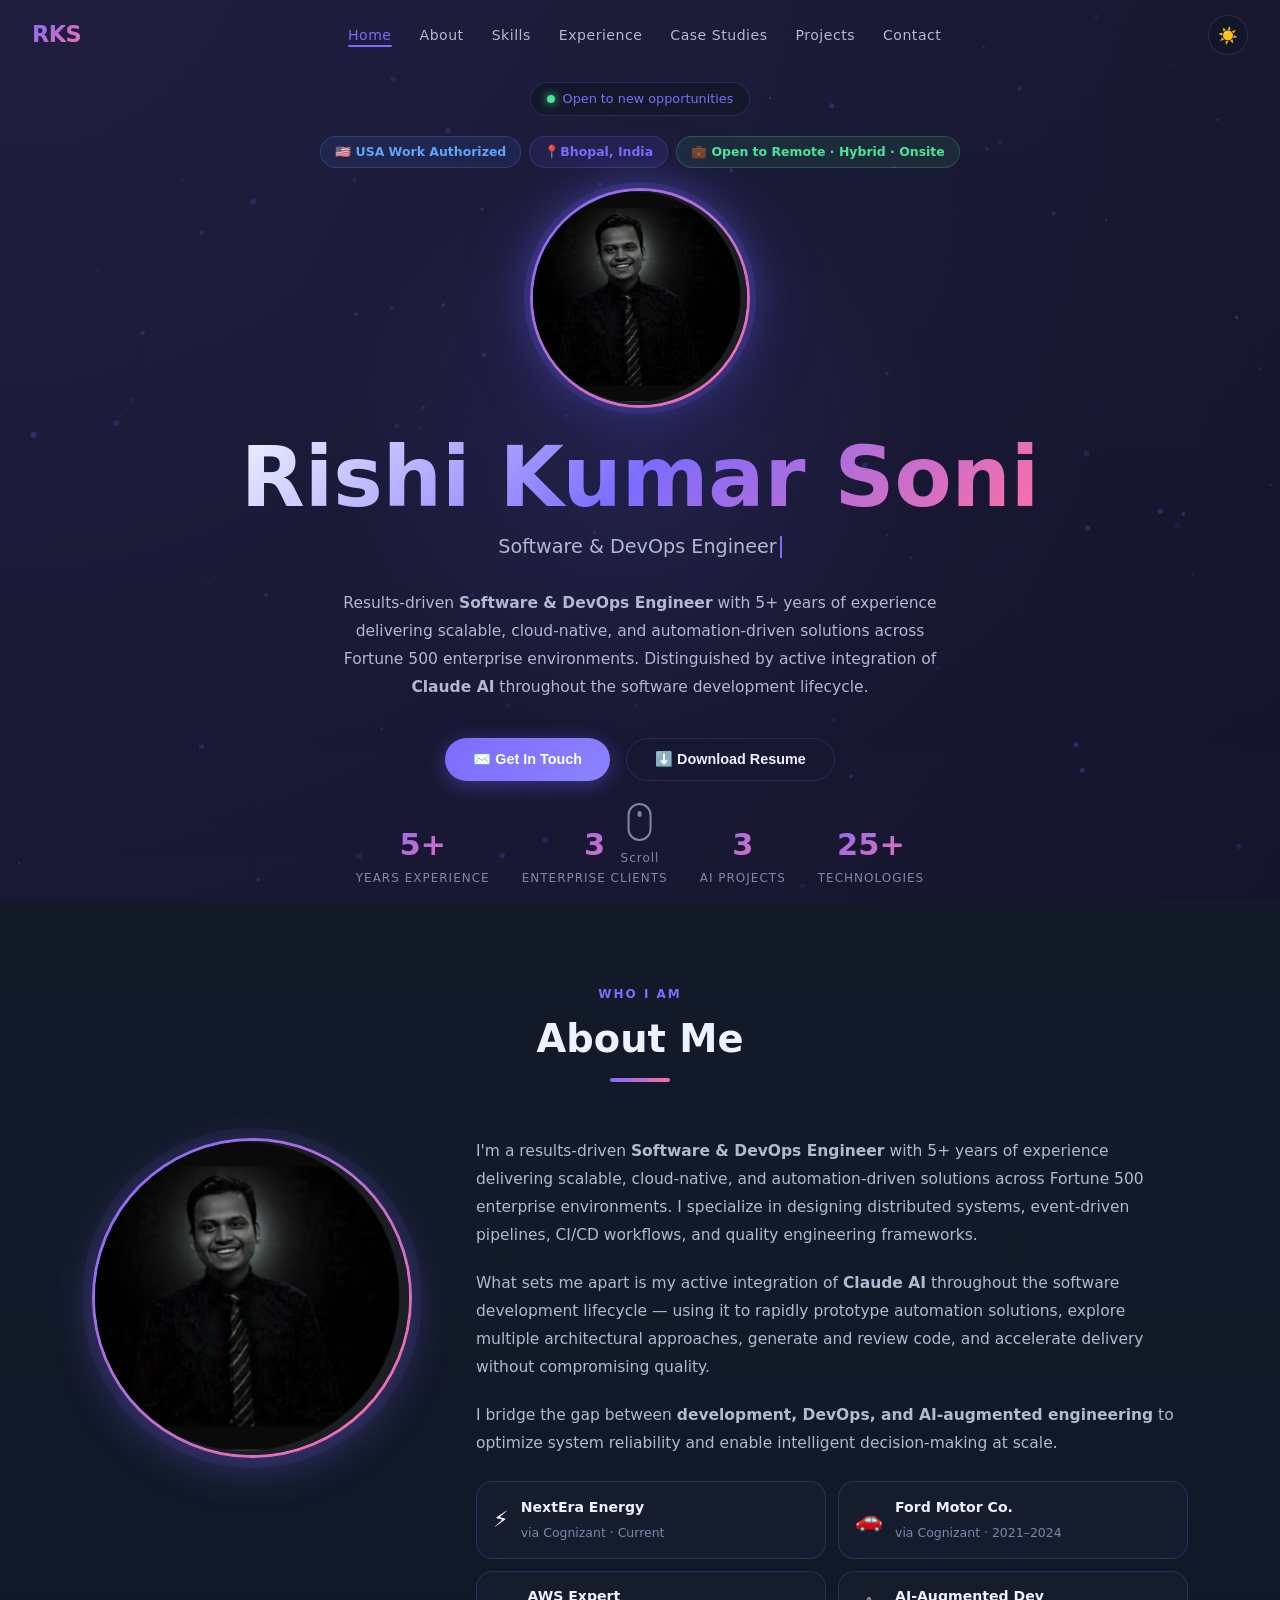
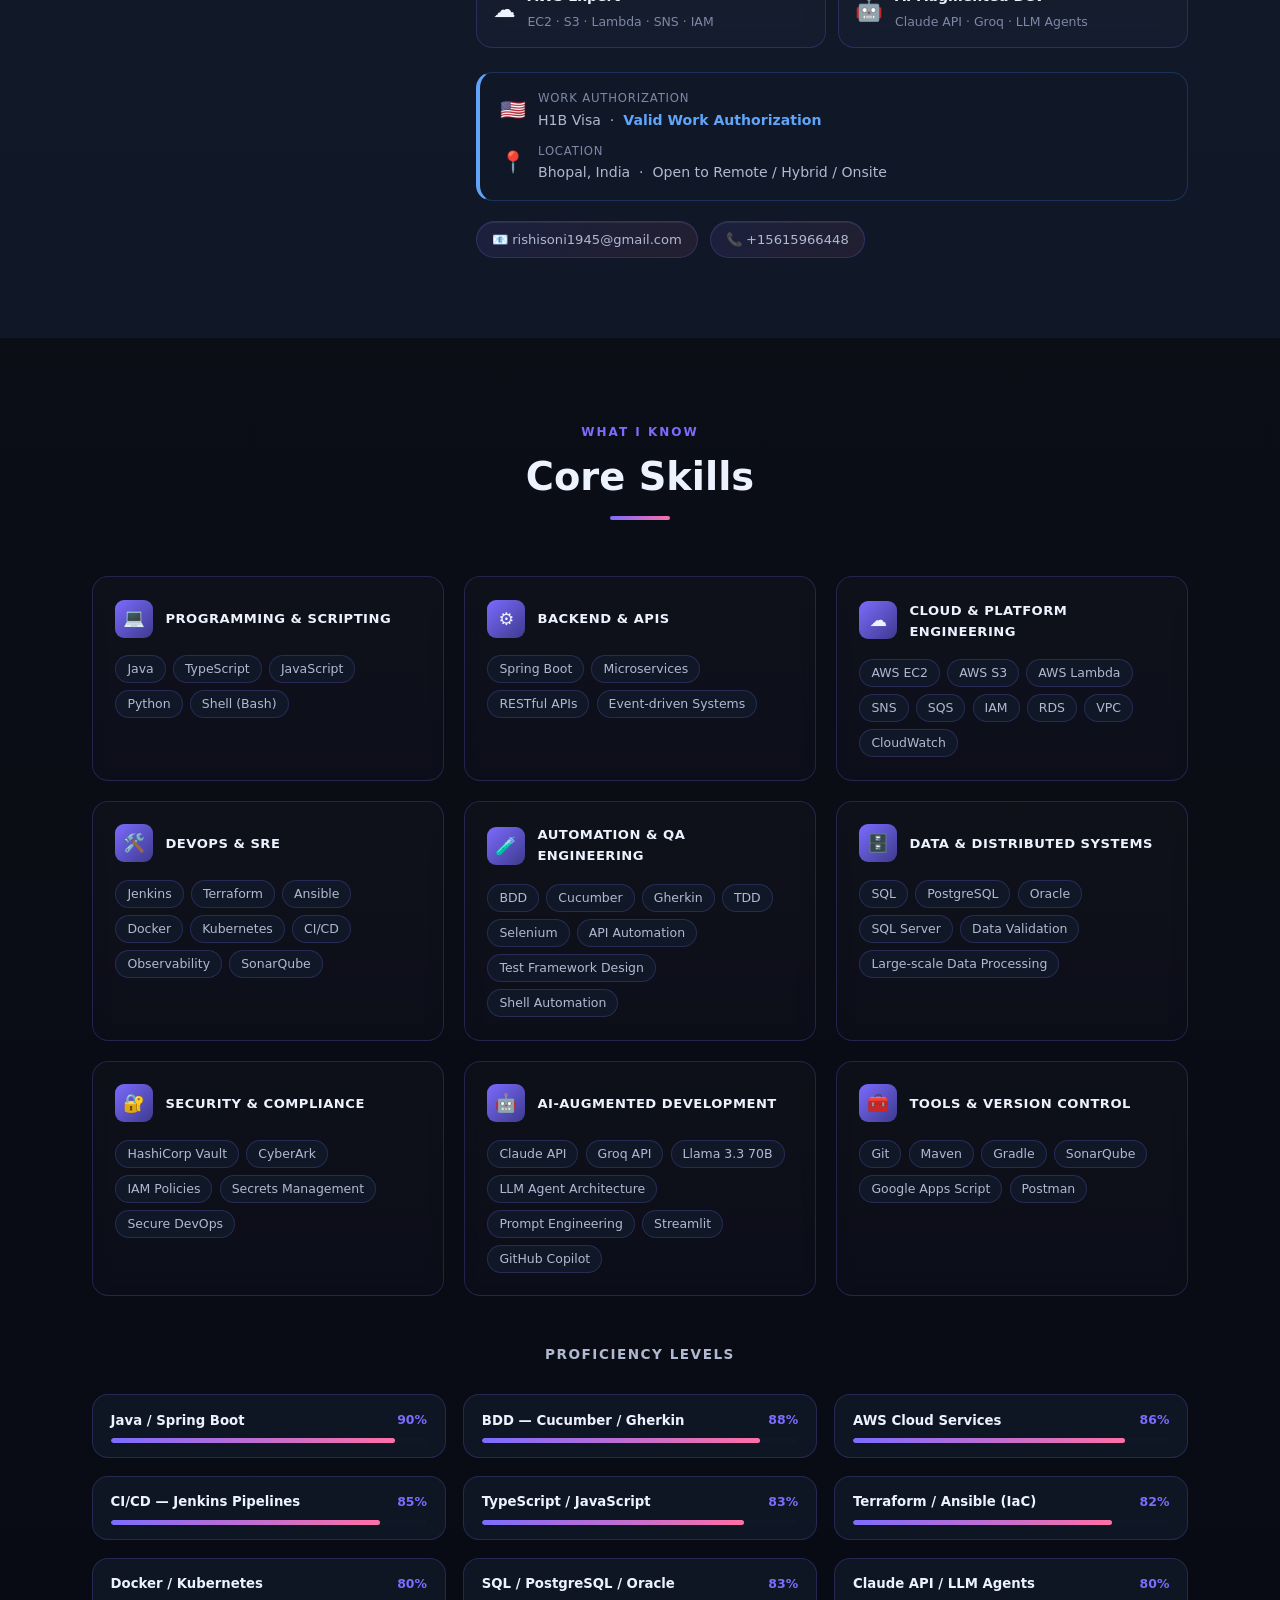
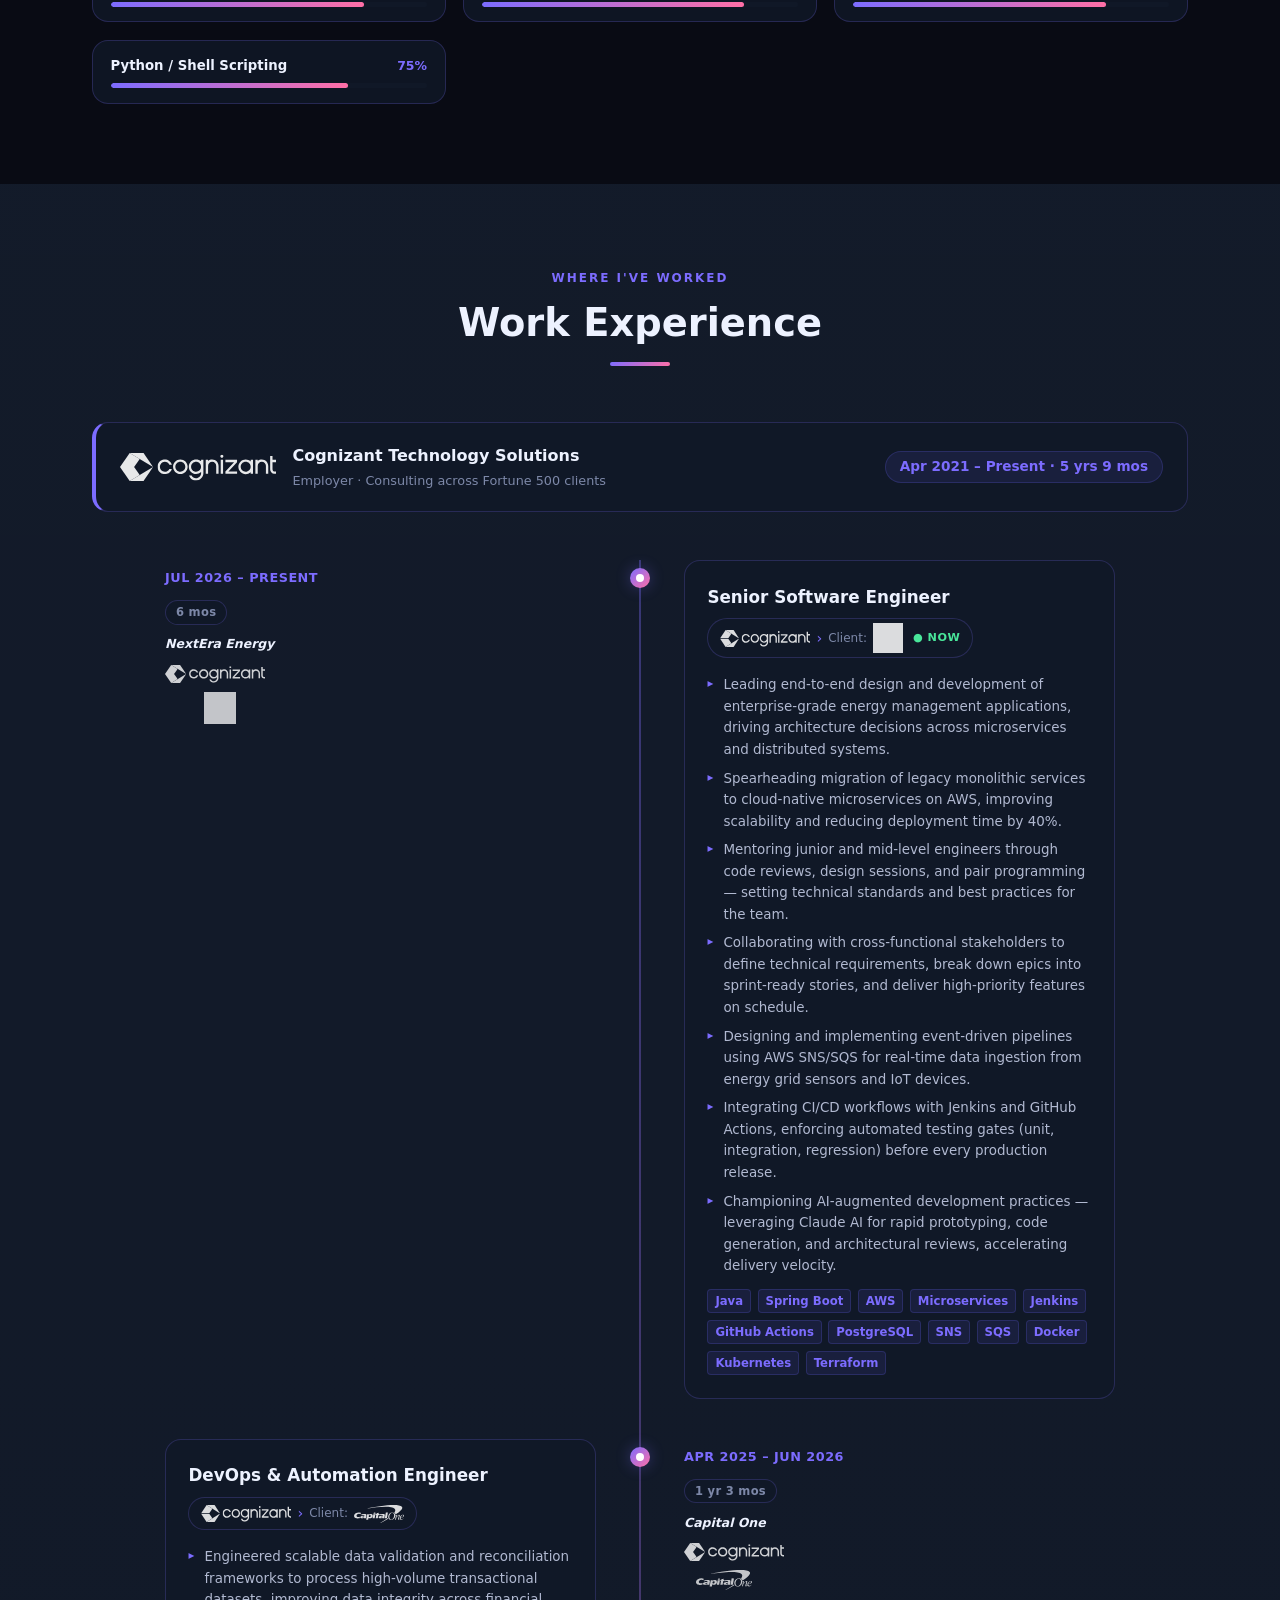
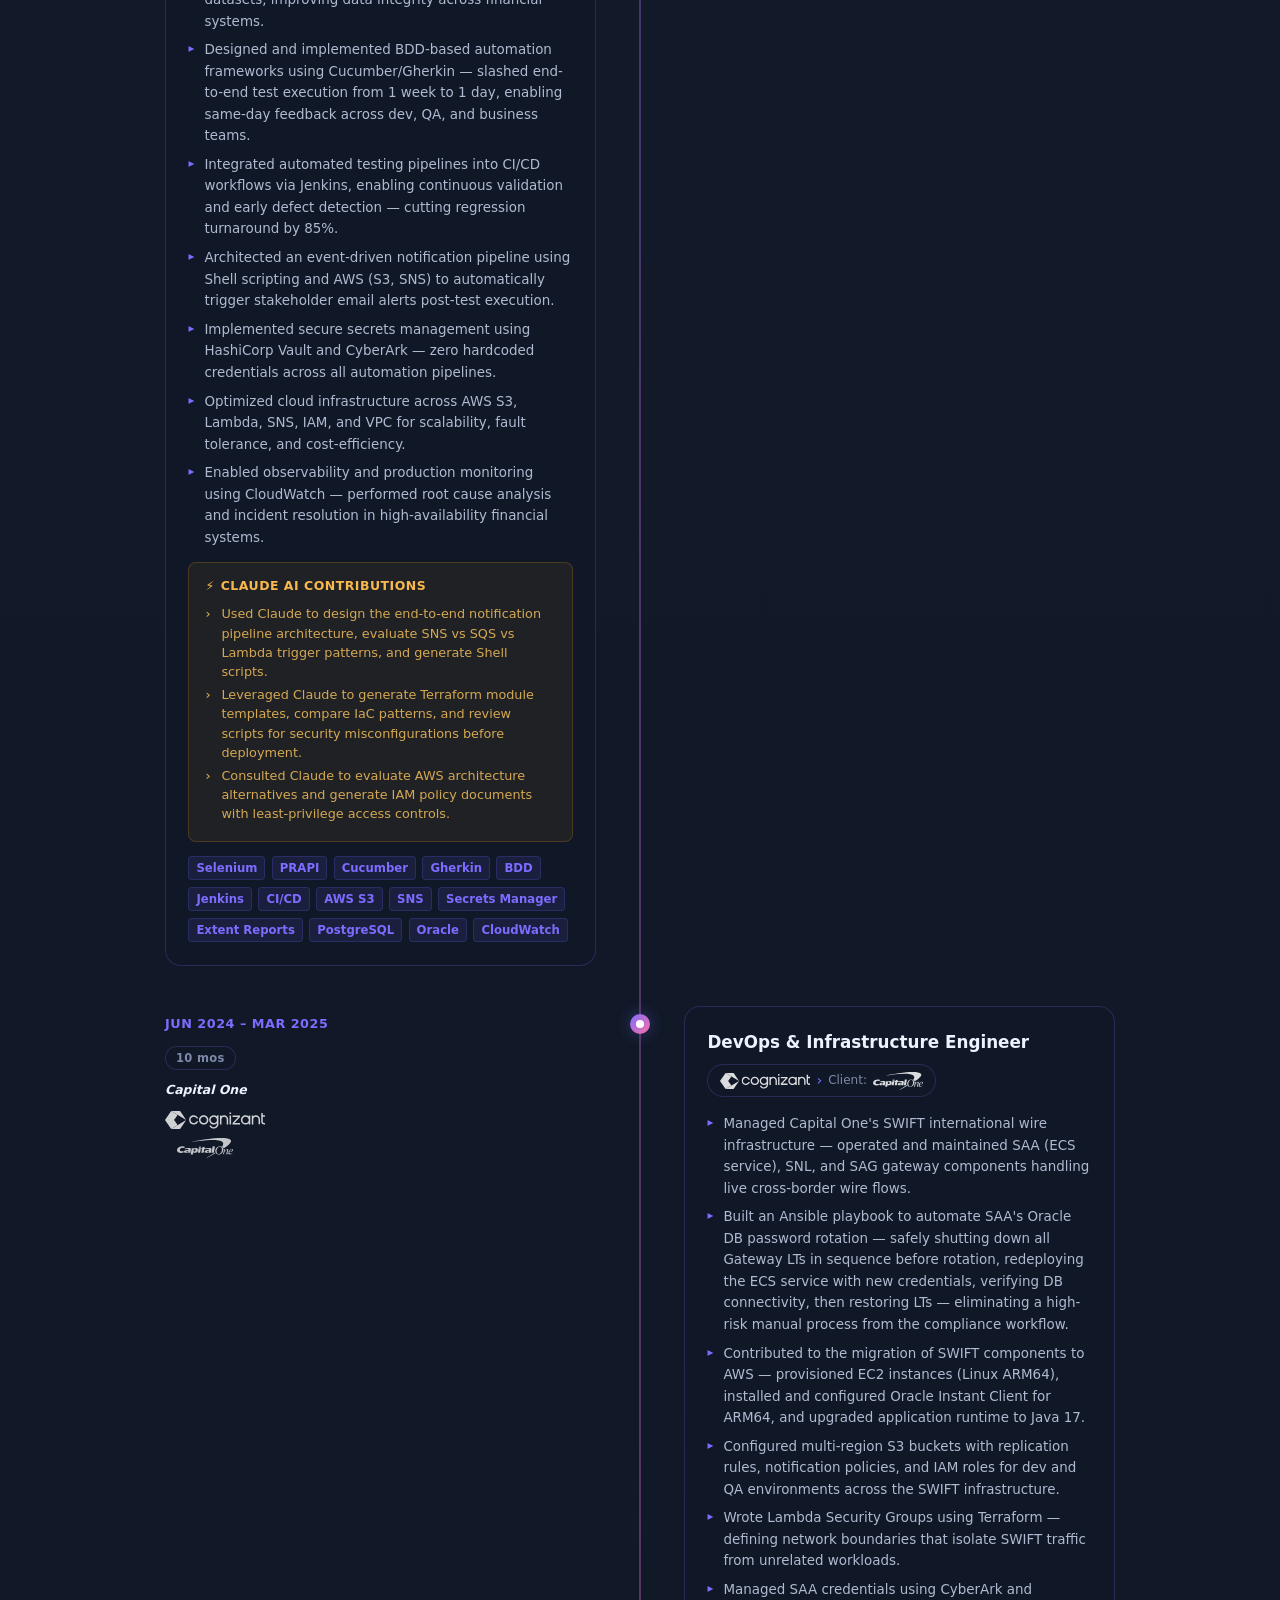
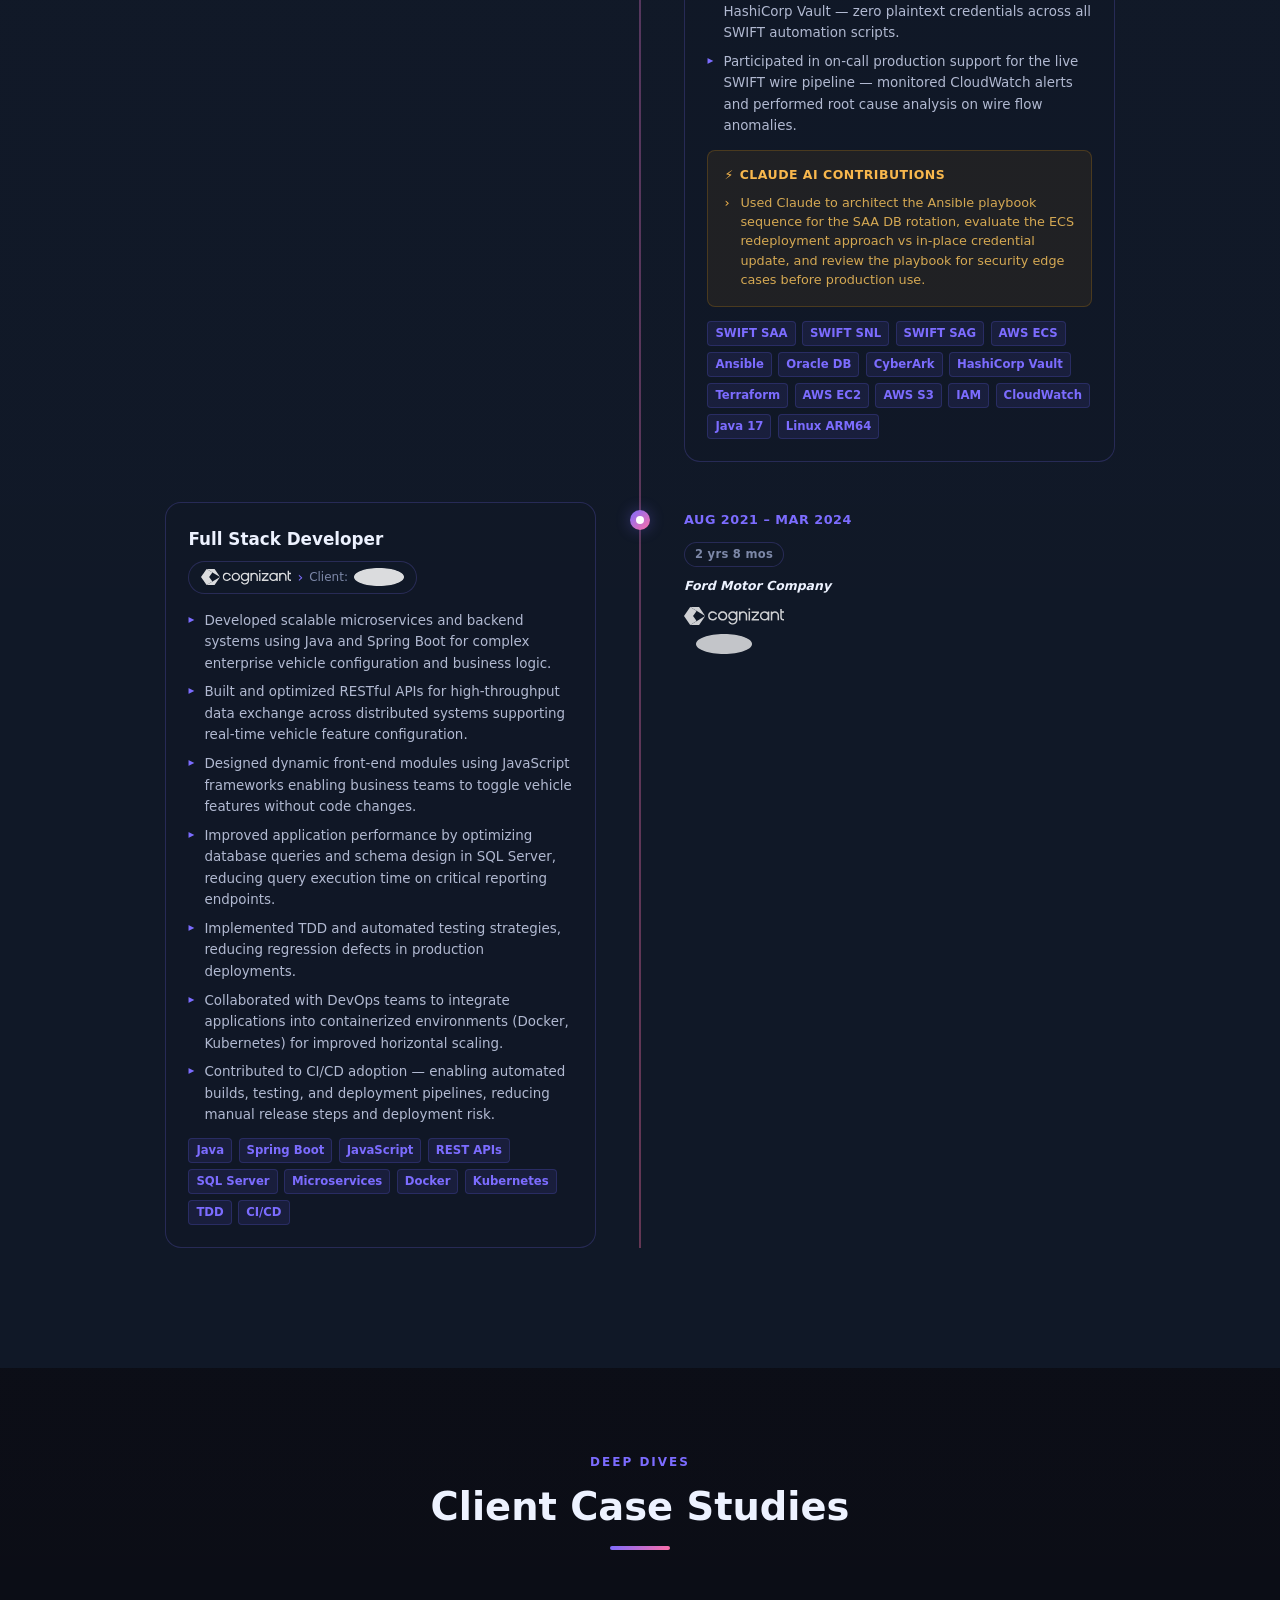
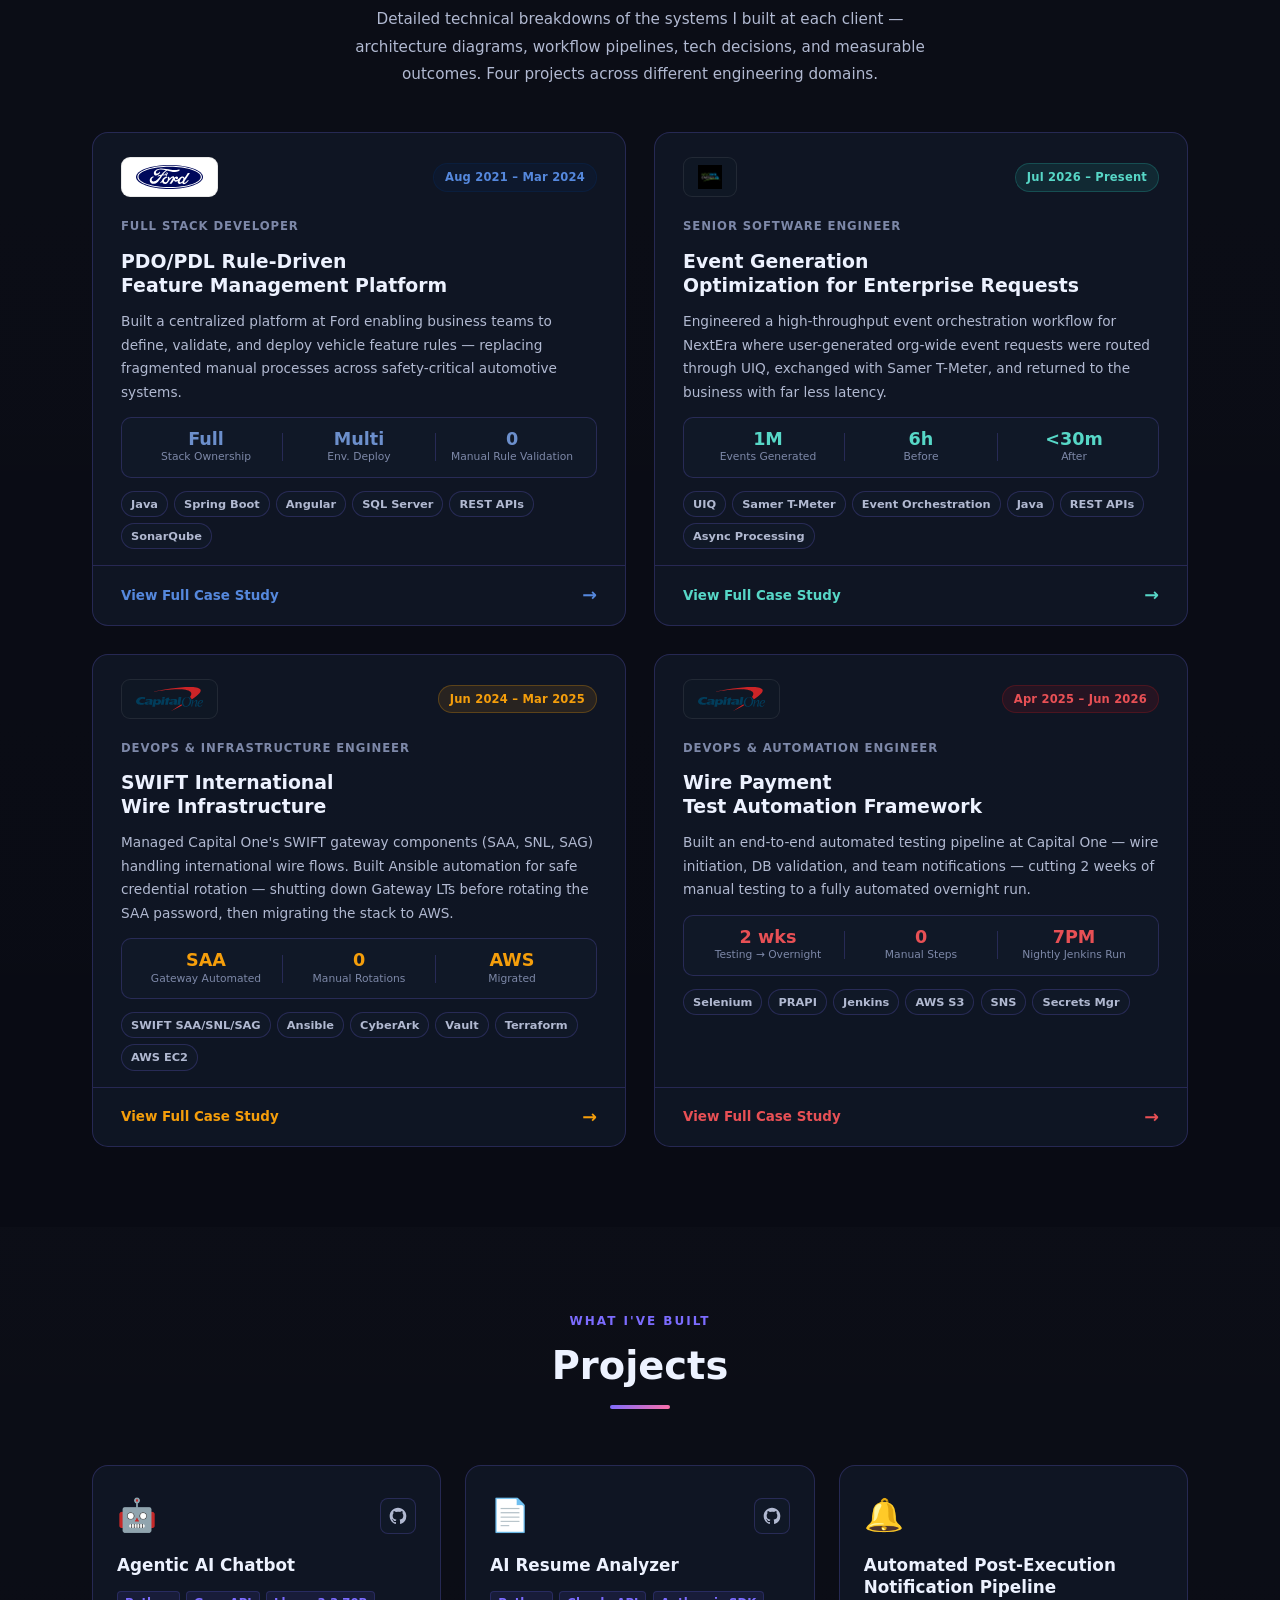
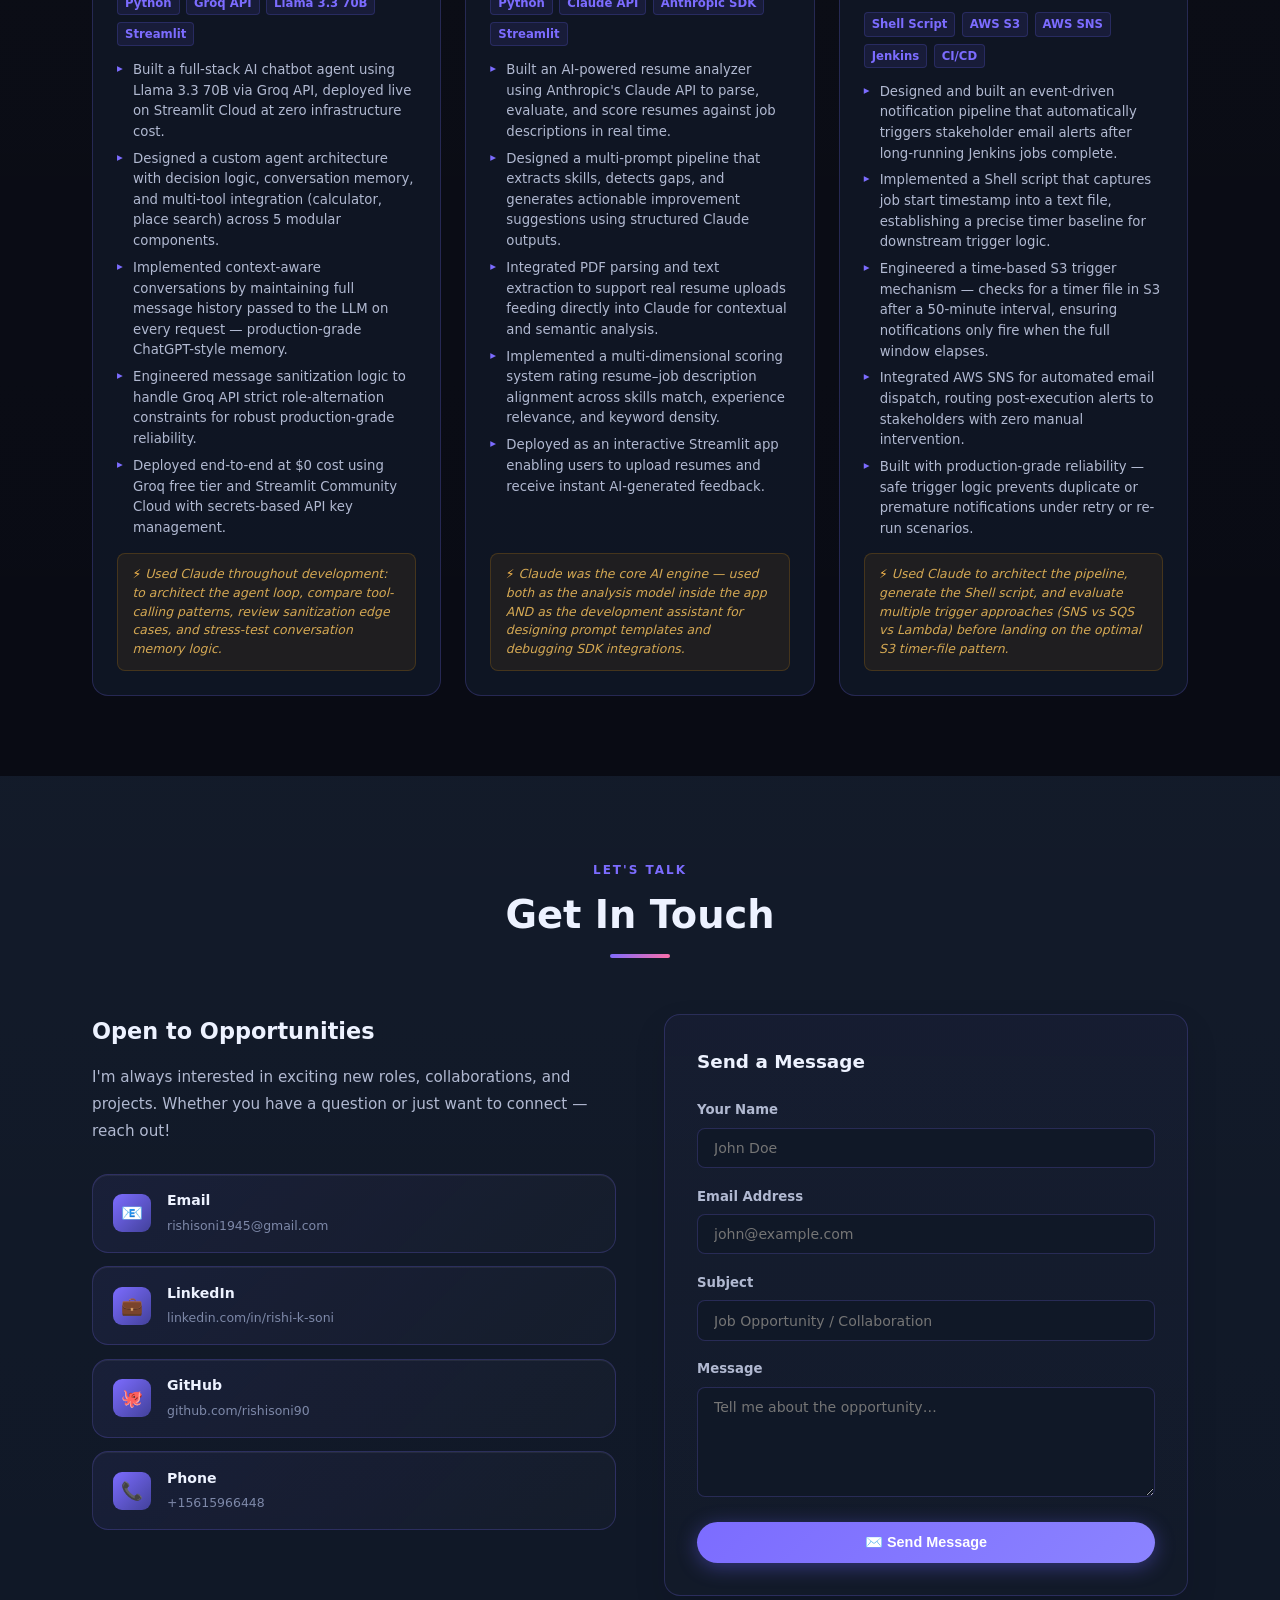
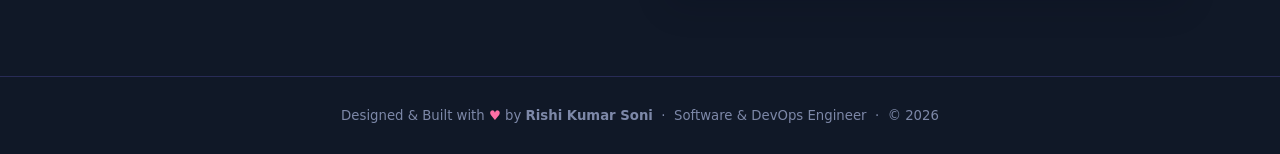
<file: index.html>
<!DOCTYPE html>
<html lang="en" data-theme="dark">
<head>
  <meta charset="UTF-8" />
  <meta name="viewport" content="width=device-width, initial-scale=1.0" />
  <meta name="description" content="Rishi Kumar Soni — Software & DevOps Engineer with 4+ years of experience in cloud, automation, and AI-augmented development." />
  <title>Rishi Kumar Soni | Software & DevOps Engineer</title>
  <link rel="stylesheet" href="styles.css" />
  <link rel="icon" href="data:image/svg+xml,<svg xmlns='http://www.w3.org/2000/svg' viewBox='0 0 100 100'><text y='.9em' font-size='90'>🚀</text></svg>" />
</head>
<body>

  <!-- ── PARTICLES ── -->
  <canvas id="particles-canvas"></canvas>

  <!-- ── NAVBAR ── -->
  <nav id="navbar">
    <div class="nav-logo" onclick="window.scrollTo({top:0,behavior:'smooth'})">RKS</div>

    <ul class="nav-links" id="nav-links">
      <li><a href="#hero">Home</a></li>
      <li><a href="#about">About</a></li>
      <li><a href="#skills">Skills</a></li>
      <li><a href="#experience">Experience</a></li>
      <li><a href="#case-studies">Case Studies</a></li>
      <li><a href="#projects">Projects</a></li>
      <li><a href="#contact">Contact</a></li>
    </ul>

    <div class="nav-actions">
      <button class="theme-toggle" id="theme-toggle" aria-label="Toggle theme">☀️</button>
      <button class="hamburger" id="hamburger" aria-label="Menu">
        <span></span><span></span><span></span>
      </button>
    </div>
  </nav>

  <!-- ── HERO ── -->
  <section id="hero">
    <div class="hero-bg-glow"></div>
    <div class="hero-content">
      <div class="hero-badge">
        <span class="dot"></span>
        Open to new opportunities
      </div>

      <div class="hero-meta-pills">
        <span class="meta-pill meta-pill--visa">🇺🇸 USA Work Authorized</span>
        <span class="meta-pill meta-pill--location">📍Bhopal, India </span>
        <span class="meta-pill meta-pill--work">💼 Open to Remote · Hybrid · Onsite</span>
      </div>

      <!-- Profile Photo -->
      <div class="hero-photo-wrap">
        <img src="profile.png" alt="Rishi Kumar Soni" class="hero-photo" />
      </div>

      <h1 class="hero-name">Rishi Kumar Soni</h1>

      <p class="hero-title">
        <span id="typed-text"></span><span class="typed-cursor"></span>
      </p>

      <p class="hero-desc">
        Results-driven <strong>Software &amp; DevOps Engineer</strong> with <span class="exp-years"></span>+ years of experience delivering
        scalable, cloud-native, and automation-driven solutions across Fortune 500 enterprise environments.
        Distinguished by active integration of <strong>Claude AI</strong> throughout the software development lifecycle.
      </p>

      <div class="hero-cta">
        <button class="btn btn-primary" onclick="document.getElementById('contact').scrollIntoView({behavior:'smooth'})">
          ✉️ Get In Touch
        </button>
        <button class="btn btn-outline" onclick="downloadResume()">
          ⬇️ Download Resume
        </button>
      </div>

      <div class="hero-stats">
        <div class="stat-item">
          <div class="stat-number" id="stat-years" data-suffix="+">0+</div>
          <div class="stat-label">Years Experience</div>
        </div>
        <div class="stat-item">
          <div class="stat-number" data-target="3" data-suffix="">0</div>
          <div class="stat-label">Enterprise Clients</div>
        </div>
        <div class="stat-item">
          <div class="stat-number" data-target="3" data-suffix="">0</div>
          <div class="stat-label">AI Projects</div>
        </div>
        <div class="stat-item">
          <div class="stat-number" data-target="25" data-suffix="+">0+</div>
          <div class="stat-label">Technologies</div>
        </div>
      </div>
    </div>

    <div class="scroll-indicator">
      <div class="mouse"></div>
      <span>Scroll</span>
    </div>
  </section>

  <!-- ── ABOUT ── -->
  <section id="about">
    <div class="container">
      <div class="section-header reveal">
        <span class="section-tag">Who I Am</span>
        <h2 class="section-title">About Me</h2>
        <div class="section-line"></div>
      </div>

      <div class="about-grid">
        <div class="about-avatar reveal-left">
          <div class="about-photo-wrap">
            <img src="profile.png" alt="Rishi Kumar Soni" class="about-photo" />
          </div>
        </div>

        <div class="about-text reveal-right">
          <p>
            I'm a results-driven <strong>Software &amp; DevOps Engineer</strong> with <span class="exp-years"></span>+ years of experience
            delivering scalable, cloud-native, and automation-driven solutions across Fortune 500 enterprise
            environments. I specialize in designing distributed systems, event-driven pipelines, CI/CD workflows,
            and quality engineering frameworks.
          </p>
          <p>
            What sets me apart is my active integration of <strong>Claude AI</strong> throughout the software
            development lifecycle — using it to rapidly prototype automation solutions, explore multiple
            architectural approaches, generate and review code, and accelerate delivery without compromising quality.
          </p>
          <p>
            I bridge the gap between <strong>development, DevOps, and AI-augmented engineering</strong> to
            optimize system reliability and enable intelligent decision-making at scale.
          </p>

          <div class="about-highlights">
            <div class="highlight-card">
              <span class="highlight-icon">⚡</span>
              <div class="highlight-text">
                <strong>NextEra Energy</strong>
                <span>via Cognizant · Current</span>
              </div>
            </div>
            <div class="highlight-card">
              <span class="highlight-icon">🚗</span>
              <div class="highlight-text">
                <strong>Ford Motor Co.</strong>
                <span>via Cognizant · 2021–2024</span>
              </div>
            </div>
            <div class="highlight-card">
              <span class="highlight-icon">☁️</span>
              <div class="highlight-text">
                <strong>AWS Expert</strong>
                <span>EC2 · S3 · Lambda · SNS · IAM</span>
              </div>
            </div>
            <div class="highlight-card">
              <span class="highlight-icon">🤖</span>
              <div class="highlight-text">
                <strong>AI-Augmented Dev</strong>
                <span>Claude API · Groq · LLM Agents</span>
              </div>
            </div>
          </div>

          <div class="about-visa-bar">
            <div class="visa-item">
              <span class="visa-icon">🇺🇸</span>
              <div>
                <div class="visa-label">Work Authorization</div>
                <div class="visa-value">H1B Visa &nbsp;·&nbsp; <strong>Valid Work Authorization</strong></div>
              </div>
            </div>
            <div class="visa-item">
              <span class="visa-icon">📍</span>
              <div>
                <div class="visa-label">Location</div>
                <div class="visa-value">Bhopal, India &nbsp;·&nbsp; Open to Remote / Hybrid / Onsite</div>
              </div>
            </div>
          </div>

          <div class="contact-quick">
            <a href="mailto:rishisoni1945@gmail.com" class="contact-pill">📧 rishisoni1945@gmail.com</a>
            <a href="tel:+15615966448" class="contact-pill">📞 +15615966448</a>
          </div>
        </div>
      </div>
    </div>
  </section>

  <!-- ── SKILLS ── -->
  <section id="skills">
    <div class="container">
      <div class="section-header reveal">
        <span class="section-tag">What I Know</span>
        <h2 class="section-title">Core Skills</h2>
        <div class="section-line"></div>
      </div>

      <div class="skills-grid" id="skills-grid"></div>

      <div class="proficiency-section">
        <p class="proficiency-title reveal">Proficiency Levels</p>
        <div class="proficiency-grid" id="proficiency-grid"></div>
      </div>
    </div>
  </section>

  <!-- ── EXPERIENCE ── -->
  <section id="experience">
    <div class="container">
      <div class="section-header reveal">
        <span class="section-tag">Where I've Worked</span>
        <h2 class="section-title">Work Experience</h2>
        <div class="section-line"></div>
      </div>

      <div class="cognizant-banner reveal">
        <div class="cognizant-logo-area">
          <img src="logo-cognizant.svg" alt="Cognizant" class="cognizant-logo-img" />
          <div>
            <div class="cognizant-name">Cognizant Technology Solutions</div>
            <div class="cognizant-sub">Employer · Consulting across Fortune 500 clients</div>
          </div>
        </div>
        <div class="cognizant-tenure" id="cognizant-tenure">Apr 2021 – Present</div>
      </div>

      <div class="timeline" id="timeline"></div>
    </div>
  </section>

  <!-- ── CASE STUDIES ── -->
  <section id="case-studies">
    <div class="container">
      <div class="section-header reveal">
        <span class="section-tag">Deep Dives</span>
        <h2 class="section-title">Client Case Studies</h2>
        <div class="section-line"></div>
      </div>
      <p class="case-studies-intro reveal">
        Detailed technical breakdowns of the systems I built at each client — architecture diagrams, workflow pipelines, tech decisions, and measurable outcomes. Four projects across different engineering domains.
      </p>

      <div class="case-studies-grid case-studies-grid--three">

        <!-- ── FORD CARD ── -->
        <a href="ford-detail.html" class="case-study-card case-study-card--ford reveal-left" target="_blank" rel="noopener">
          <div class="cs-card-glow"></div>

          <div class="cs-card-top">
            <div class="cs-logo-pill cs-logo-pill--light">
              <img src="logo-ford.svg" alt="Ford Motor Company" />
            </div>
            <span class="cs-badge cs-badge--ford">Aug 2021 – Mar 2024</span>
          </div>

          <div class="cs-card-body">
            <div class="cs-role">Full Stack Developer</div>
            <h3 class="cs-title">PDO/PDL Rule-Driven<br>Feature Management Platform</h3>
            <p class="cs-desc">
              Built a centralized platform at Ford enabling business teams to define, validate, and deploy vehicle feature rules — replacing fragmented manual processes across safety-critical automotive systems.
            </p>

            <div class="cs-impact-row">
              <div class="cs-impact-cell">
                <span class="cs-impact-num">Full</span>
                <span class="cs-impact-lbl">Stack Ownership</span>
              </div>
              <div class="cs-impact-divider"></div>
              <div class="cs-impact-cell">
                <span class="cs-impact-num">Multi</span>
                <span class="cs-impact-lbl">Env. Deploy</span>
              </div>
              <div class="cs-impact-divider"></div>
              <div class="cs-impact-cell">
                <span class="cs-impact-num">0</span>
                <span class="cs-impact-lbl">Manual Rule Validation</span>
              </div>
            </div>

            <div class="cs-tags">
              <span class="cs-tag">Java</span>
              <span class="cs-tag">Spring Boot</span>
              <span class="cs-tag">Angular</span>
              <span class="cs-tag">SQL Server</span>
              <span class="cs-tag">REST APIs</span>
              <span class="cs-tag">SonarQube</span>
            </div>
          </div>

          <div class="cs-cta">
            <span>View Full Case Study</span>
            <span class="cs-arrow">→</span>
          </div>
        </a>

        <!-- ── NEXTERA CARD ── -->
        <a href="nextera-detail.html" class="case-study-card case-study-card--nextera reveal" target="_blank" rel="noopener">
          <div class="cs-card-glow"></div>

          <div class="cs-card-top">
            <div class="cs-logo-pill cs-logo-pill--dark">
              <img src="nextera.png" alt="NextEra Energy" />
            </div>
            <span class="cs-badge cs-badge--nextera">Jul 2026 – Present</span>
          </div>

          <div class="cs-card-body">
            <div class="cs-role">Senior Software Engineer</div>
            <h3 class="cs-title">Event Generation<br>Optimization for Enterprise Requests</h3>
            <p class="cs-desc">
              Engineered a high-throughput event orchestration workflow for NextEra where user-generated org-wide event requests were routed through UIQ, exchanged with Samer T-Meter, and returned to the business with far less latency.
            </p>

            <div class="cs-impact-row">
              <div class="cs-impact-cell">
                <span class="cs-impact-num" style="color:#57d7c7;">1M</span>
                <span class="cs-impact-lbl">Events Generated</span>
              </div>
              <div class="cs-impact-divider"></div>
              <div class="cs-impact-cell">
                <span class="cs-impact-num" style="color:#57d7c7;">6h</span>
                <span class="cs-impact-lbl">Before</span>
              </div>
              <div class="cs-impact-divider"></div>
              <div class="cs-impact-cell">
                <span class="cs-impact-num" style="color:#57d7c7;">&lt;30m</span>
                <span class="cs-impact-lbl">After</span>
              </div>
            </div>

            <div class="cs-tags">
              <span class="cs-tag">UIQ</span>
              <span class="cs-tag">Samer T-Meter</span>
              <span class="cs-tag">Event Orchestration</span>
              <span class="cs-tag">Java</span>
              <span class="cs-tag">REST APIs</span>
              <span class="cs-tag">Async Processing</span>
            </div>
          </div>

          <div class="cs-cta">
            <span>View Full Case Study</span>
            <span class="cs-arrow">→</span>
          </div>
        </a>

        <!-- ── CAPITAL ONE SWIFT CARD ── -->
        <a href="swift-detail.html" class="case-study-card case-study-card--swift reveal" target="_blank" rel="noopener">
          <div class="cs-card-glow"></div>

          <div class="cs-card-top">
            <div class="cs-logo-pill cs-logo-pill--dark">
              <img src="logo-capitalone.svg" alt="Capital One" />
            </div>
            <span class="cs-badge cs-badge--swift">Jun 2024 – Mar 2025</span>
          </div>

          <div class="cs-card-body">
            <div class="cs-role">DevOps &amp; Infrastructure Engineer</div>
            <h3 class="cs-title">SWIFT International<br>Wire Infrastructure</h3>
            <p class="cs-desc">
              Managed Capital One's SWIFT gateway components (SAA, SNL, SAG) handling international wire flows. Built Ansible automation for safe credential rotation — shutting down Gateway LTs before rotating the SAA password, then migrating the stack to AWS.
            </p>

            <div class="cs-impact-row">
              <div class="cs-impact-cell">
                <span class="cs-impact-num cs-impact-num--swift">SAA</span>
                <span class="cs-impact-lbl">Gateway Automated</span>
              </div>
              <div class="cs-impact-divider"></div>
              <div class="cs-impact-cell">
                <span class="cs-impact-num cs-impact-num--swift">0</span>
                <span class="cs-impact-lbl">Manual Rotations</span>
              </div>
              <div class="cs-impact-divider"></div>
              <div class="cs-impact-cell">
                <span class="cs-impact-num cs-impact-num--swift">AWS</span>
                <span class="cs-impact-lbl">Migrated</span>
              </div>
            </div>

            <div class="cs-tags">
              <span class="cs-tag">SWIFT SAA/SNL/SAG</span>
              <span class="cs-tag">Ansible</span>
              <span class="cs-tag">CyberArk</span>
              <span class="cs-tag">Vault</span>
              <span class="cs-tag">Terraform</span>
              <span class="cs-tag">AWS EC2</span>
            </div>
          </div>

          <div class="cs-cta">
            <span>View Full Case Study</span>
            <span class="cs-arrow">→</span>
          </div>
        </a>

        <!-- ── CAPITAL ONE AUTOMATION CARD ── -->
        <a href="capitalone-detail.html" class="case-study-card case-study-card--c1 reveal-right" target="_blank" rel="noopener">
          <div class="cs-card-glow"></div>

          <div class="cs-card-top">
            <div class="cs-logo-pill cs-logo-pill--dark">
              <img src="logo-capitalone.svg" alt="Capital One" />
            </div>
            <span class="cs-badge cs-badge--c1">Apr 2025 – Jun 2026</span>
          </div>

          <div class="cs-card-body">
            <div class="cs-role">DevOps &amp; Automation Engineer</div>
            <h3 class="cs-title">Wire Payment<br>Test Automation Framework</h3>
            <p class="cs-desc">
              Built an end-to-end automated testing pipeline at Capital One — wire initiation, DB validation, and team notifications — cutting 2 weeks of manual testing to a fully automated overnight run.
            </p>

            <div class="cs-impact-row">
              <div class="cs-impact-cell">
                <span class="cs-impact-num cs-impact-num--c1">2 wks</span>
                <span class="cs-impact-lbl">Testing → Overnight</span>
              </div>
              <div class="cs-impact-divider"></div>
              <div class="cs-impact-cell">
                <span class="cs-impact-num cs-impact-num--c1">0</span>
                <span class="cs-impact-lbl">Manual Steps</span>
              </div>
              <div class="cs-impact-divider"></div>
              <div class="cs-impact-cell">
                <span class="cs-impact-num cs-impact-num--c1">7PM</span>
                <span class="cs-impact-lbl">Nightly Jenkins Run</span>
              </div>
            </div>

            <div class="cs-tags">
              <span class="cs-tag">Selenium</span>
              <span class="cs-tag">PRAPI</span>
              <span class="cs-tag">Jenkins</span>
              <span class="cs-tag">AWS S3</span>
              <span class="cs-tag">SNS</span>
              <span class="cs-tag">Secrets Mgr</span>
            </div>
          </div>

          <div class="cs-cta">
            <span>View Full Case Study</span>
            <span class="cs-arrow">→</span>
          </div>
        </a>

      </div>
    </div>
  </section>

  <!-- ── PROJECTS ── -->
  <section id="projects">
    <div class="container">
      <div class="section-header reveal">
        <span class="section-tag">What I've Built</span>
        <h2 class="section-title">Projects</h2>
        <div class="section-line"></div>
      </div>

      <div class="projects-grid" id="projects-grid"></div>
    </div>
  </section>

  <!-- ── CONTACT ── -->
  <section id="contact">
    <div class="container">
      <div class="section-header reveal">
        <span class="section-tag">Let's Talk</span>
        <h2 class="section-title">Get In Touch</h2>
        <div class="section-line"></div>
      </div>

      <div class="contact-grid">
        <div class="contact-info reveal-left">
          <h3>Open to Opportunities</h3>
          <p>
            I'm always interested in exciting new roles, collaborations, and projects.
            Whether you have a question or just want to connect — reach out!
          </p>

          <div class="contact-links">
            <a class="contact-link" href="mailto:rishisoni1945@gmail.com">
              <div class="link-icon">📧</div>
              <div class="link-text">
                <strong>Email</strong>
                <span>rishisoni1945@gmail.com</span>
              </div>
            </a>
            <a class="contact-link" href="https://linkedin.com/in/rishi-k-soni" target="_blank" rel="noopener">
              <div class="link-icon">💼</div>
              <div class="link-text">
                <strong>LinkedIn</strong>
                <span>linkedin.com/in/rishi-k-soni</span>
              </div>
            </a>
            <a class="contact-link" href="https://github.com/rishisoni90" target="_blank" rel="noopener">
              <div class="link-icon">🐙</div>
              <div class="link-text">
                <strong>GitHub</strong>
                <span>github.com/rishisoni90</span>
              </div>
            </a>
            <a class="contact-link" href="tel:+15615966448">
              <div class="link-icon">📞</div>
              <div class="link-text">
                <strong>Phone</strong>
                <span>+15615966448</span>
              </div>
            </a>
          </div>
        </div>

        <div class="contact-form reveal-right">
          <h3>Send a Message</h3>
          <form id="contact-form" action="https://formspree.io/f/mojryjvz" method="POST" novalidate>
            <div class="form-group">
              <label for="name">Your Name</label>
              <input type="text" id="name" name="name" placeholder="John Doe" required />
            </div>
            <div class="form-group">
              <label for="email">Email Address</label>
              <input type="email" id="email" name="email" placeholder="john@example.com" required />
            </div>
            <div class="form-group">
              <label for="subject">Subject</label>
              <input type="text" id="subject" name="subject" placeholder="Job Opportunity / Collaboration" />
            </div>
            <div class="form-group">
              <label for="message">Message</label>
              <textarea id="message" name="message" placeholder="Tell me about the opportunity…" required></textarea>
            </div>
            <button type="submit" class="btn btn-primary form-submit">✉️ Send Message</button>
          </form>
        </div>
      </div>
    </div>
  </section>

  <!-- ── FOOTER ── -->
  <footer>
    <p>
      Designed &amp; Built with <span class="heart">♥</span> by <strong>Rishi Kumar Soni</strong>
      &nbsp;·&nbsp; Software &amp; DevOps Engineer &nbsp;·&nbsp; &copy; <span id="footer-year"></span>
    </p>
  </footer>

  <!-- ── BACK TO TOP ── -->
  <button class="back-top" aria-label="Back to top">↑</button>

  <!-- ── TOAST ── -->
  <div class="toast" id="toast">✅ Message sent! I'll get back to you soon.</div>

  <script src="script.js"></script>
</body>
</html>
</file>
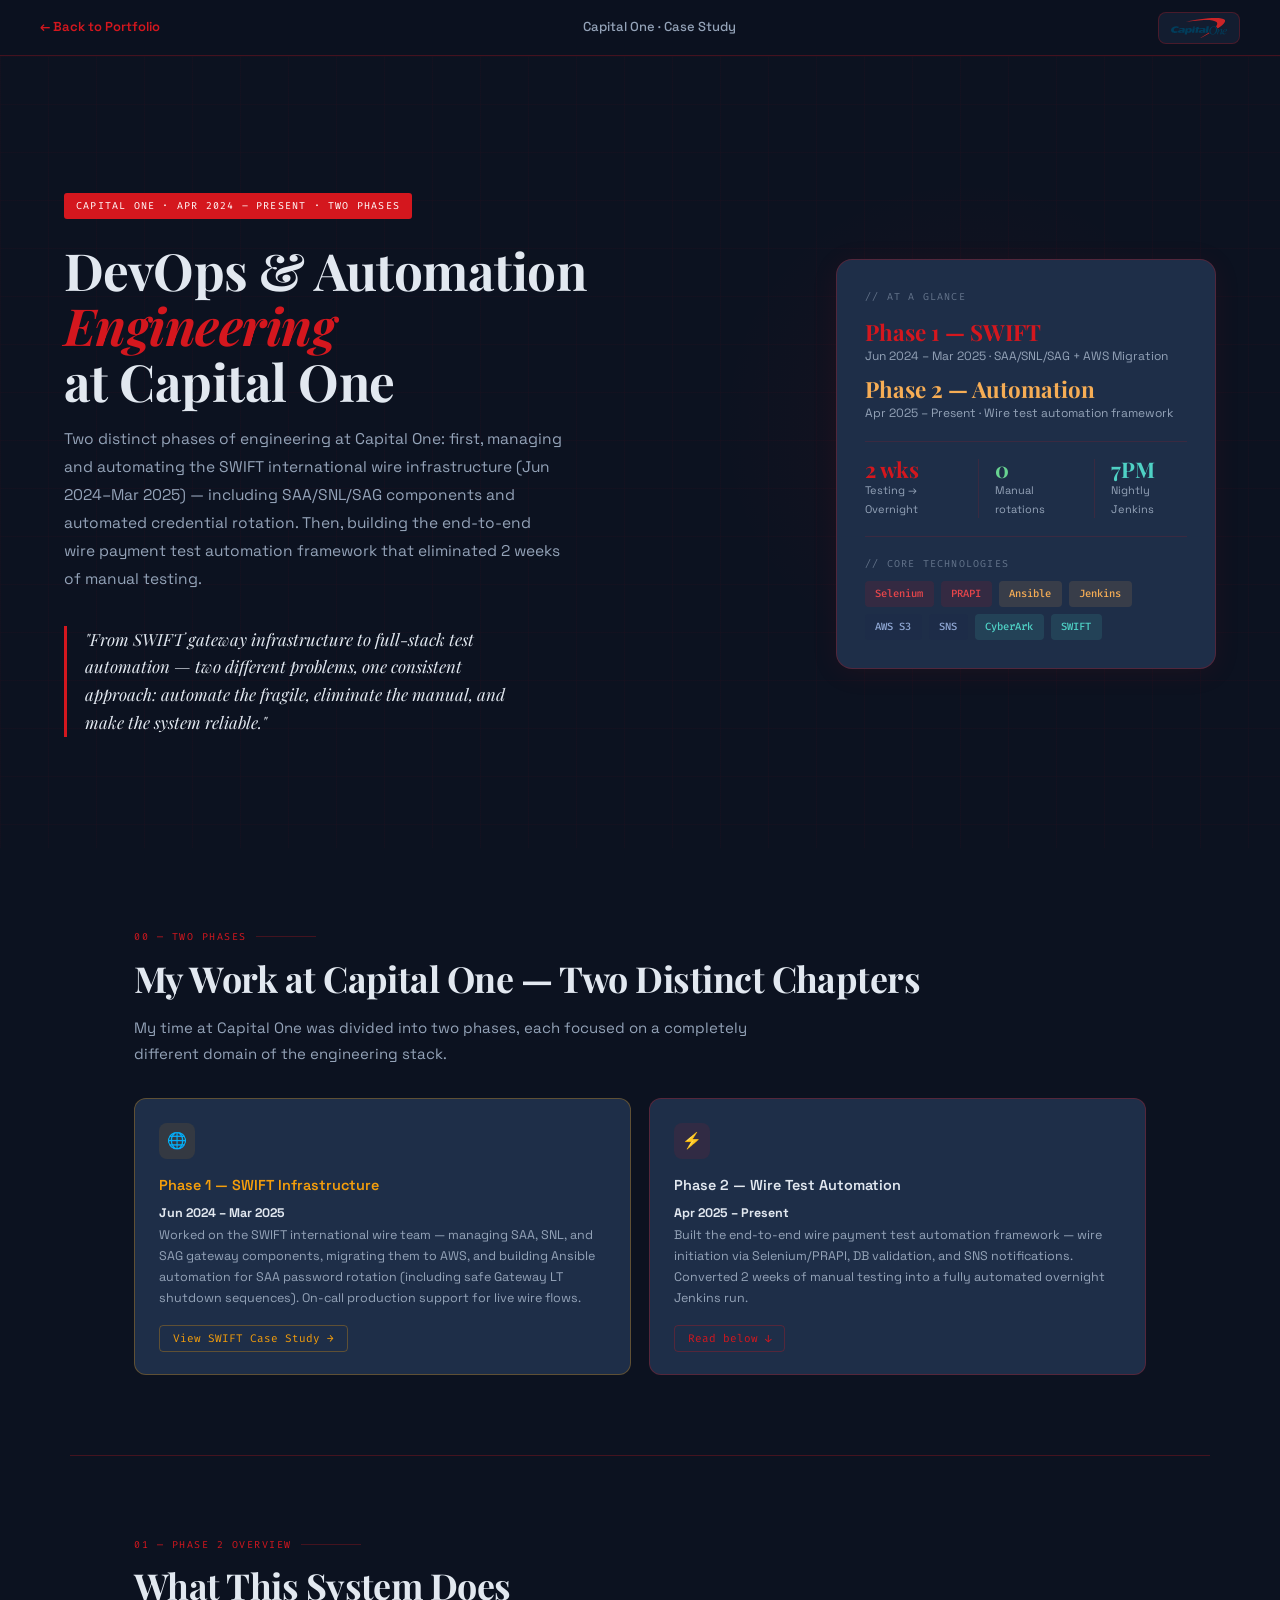
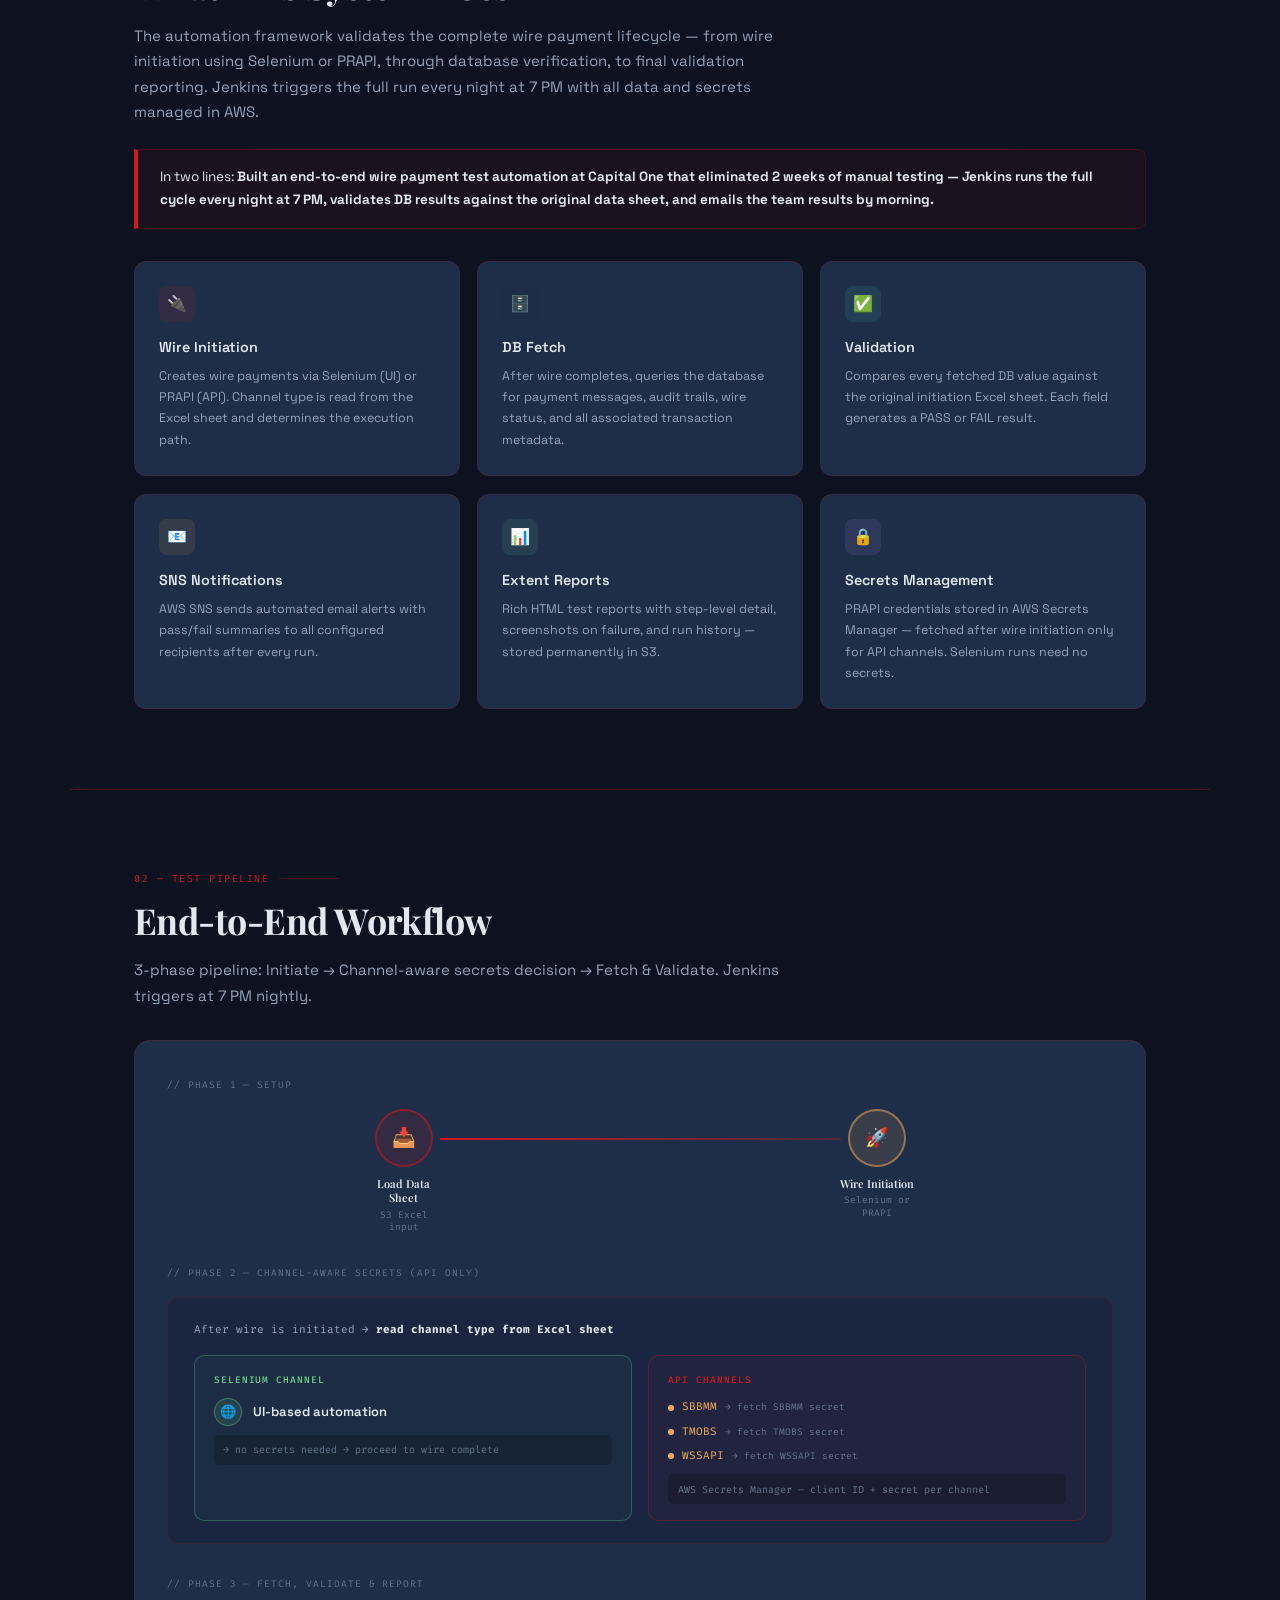
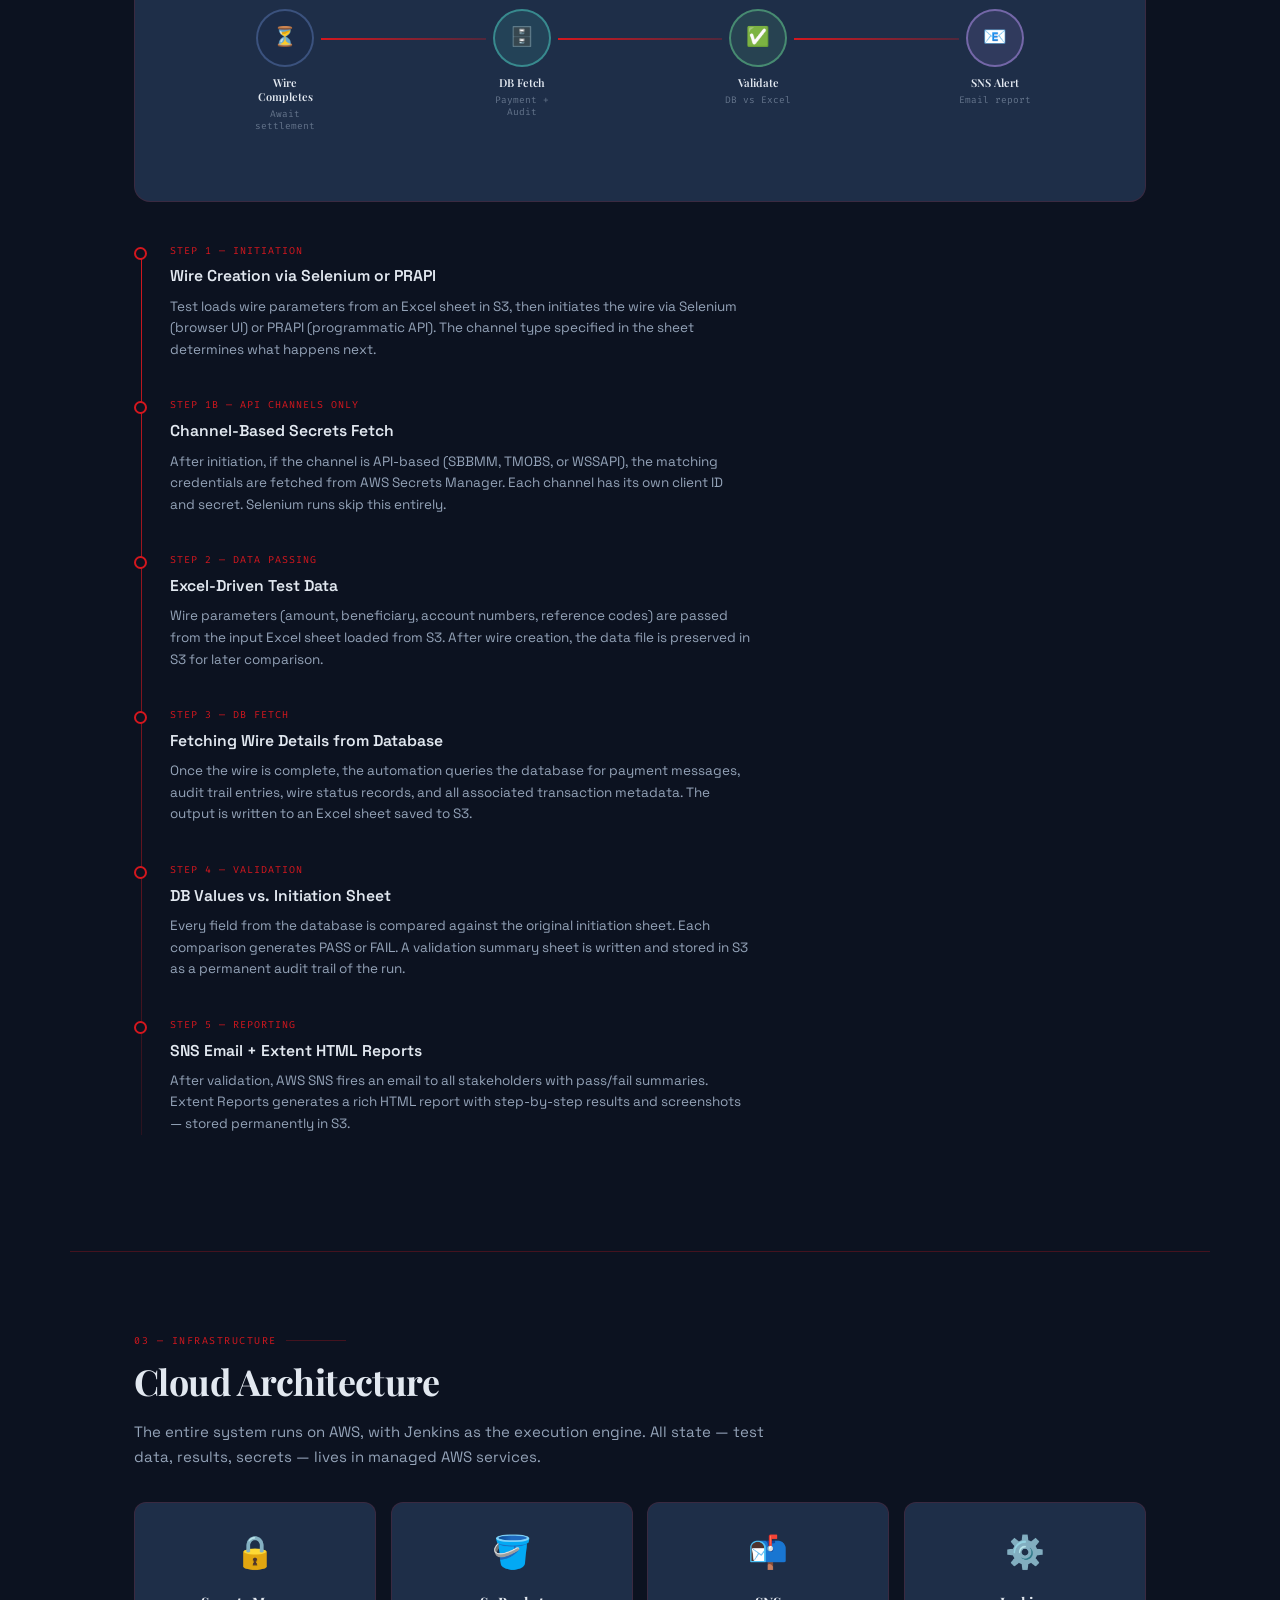
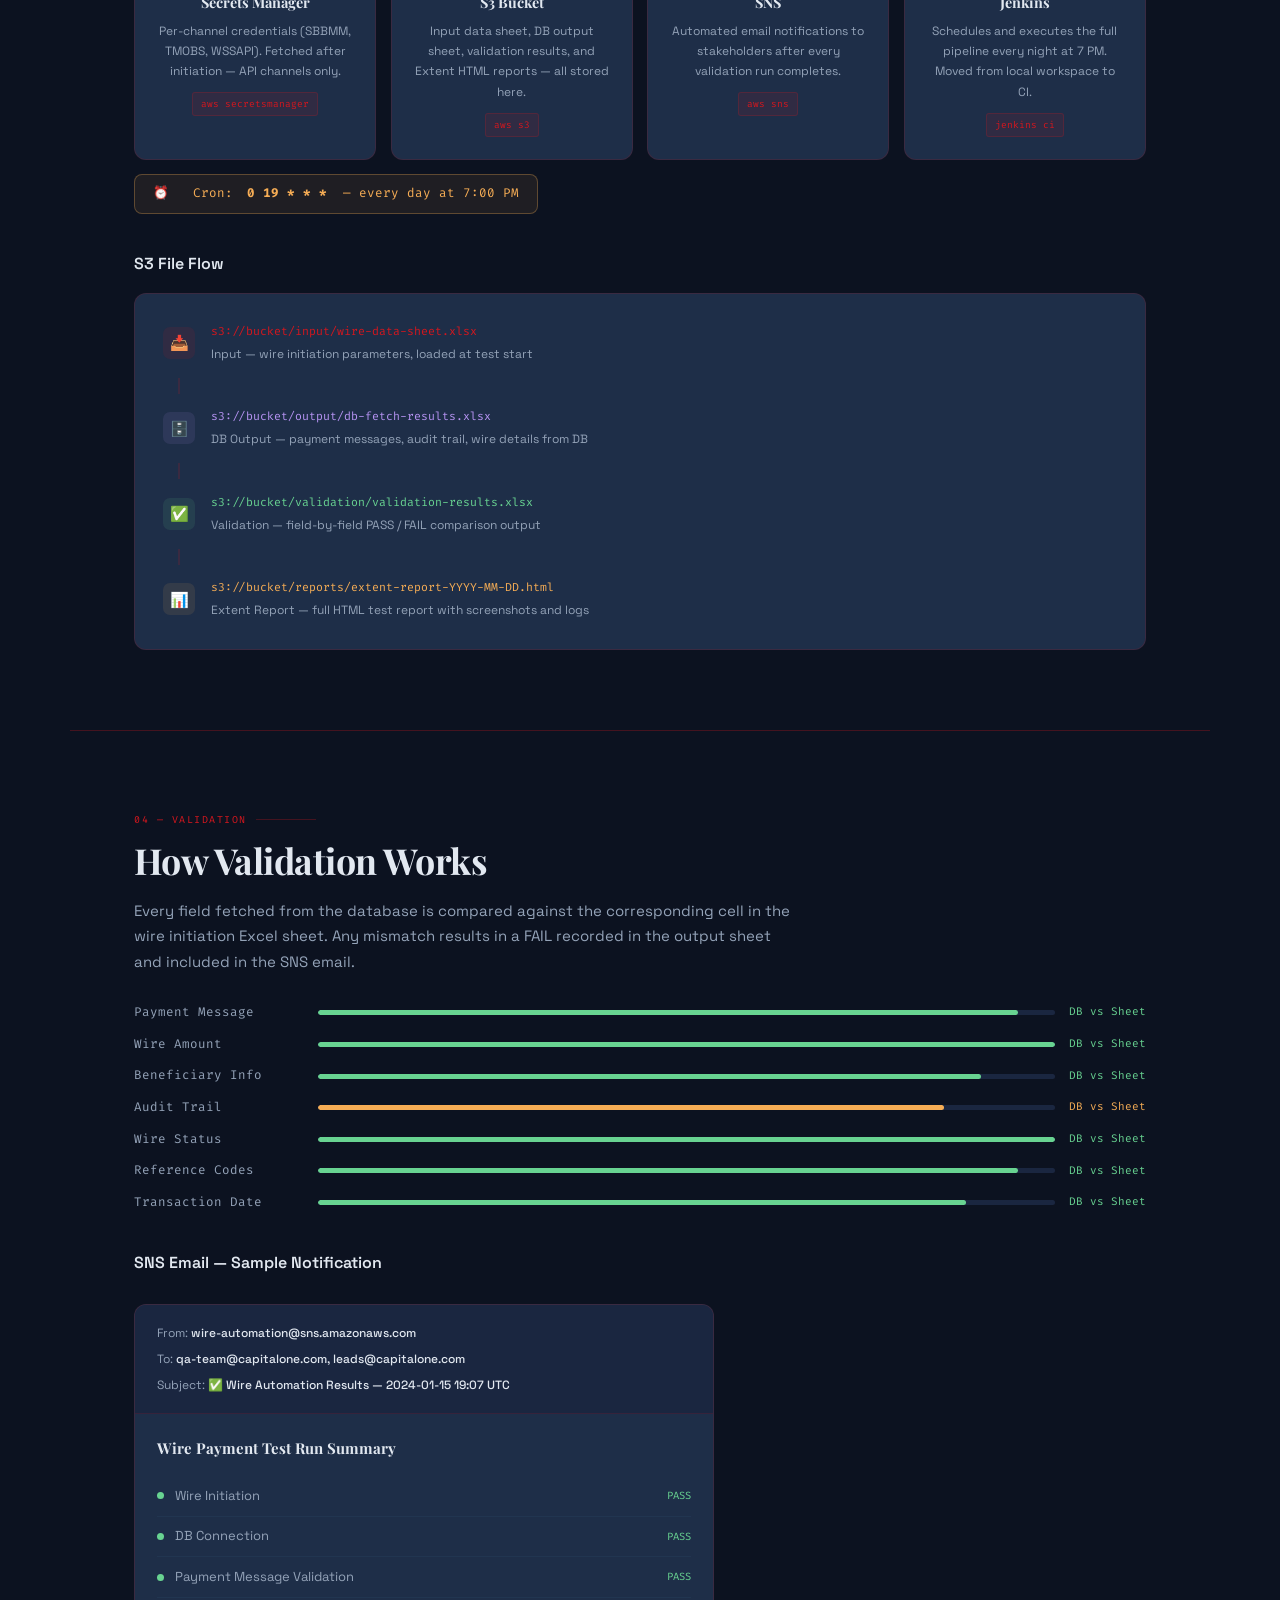
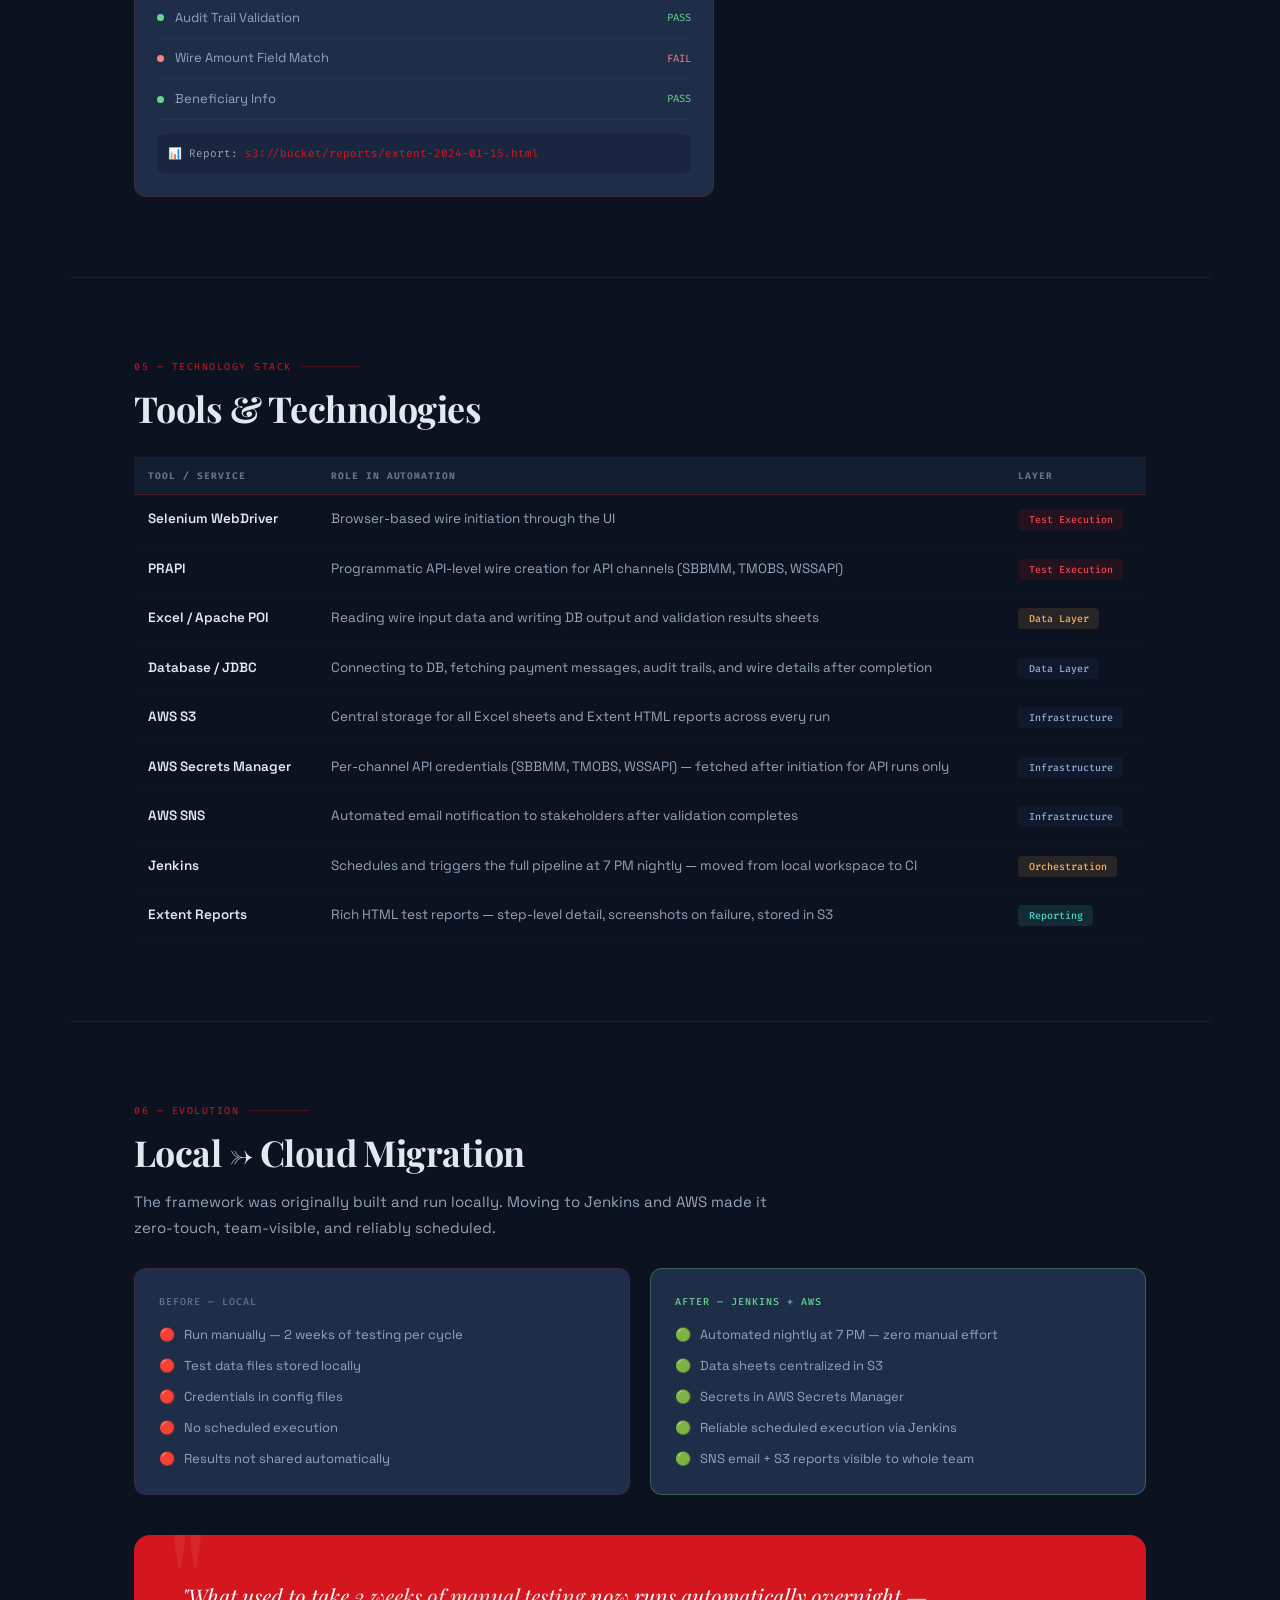
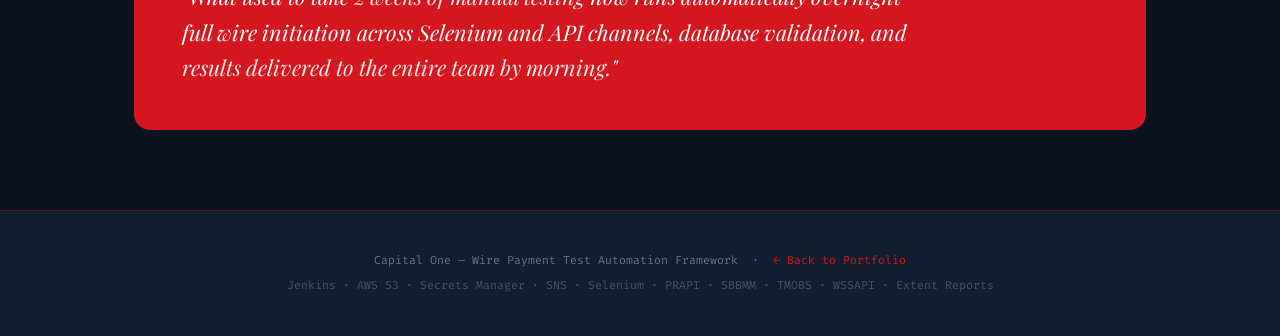
<file: capitalone-detail.html>
<!DOCTYPE html>
<html lang="en">
<head>
<meta charset="UTF-8">
<meta name="viewport" content="width=device-width, initial-scale=1.0">
<title>Capital One — Wire Payment Automation | Rishi Kumar Soni</title>
<link rel="preconnect" href="https://fonts.googleapis.com">
<link rel="preconnect" href="https://fonts.gstatic.com" crossorigin>
<link href="https://fonts.googleapis.com/css2?family=Space+Grotesk:wght@300;400;500;600;700&family=Fira+Code:wght@400;500&family=Playfair+Display:ital,wght@0,700;1,600&display=swap" rel="stylesheet">
<style>
*, *::before, *::after { box-sizing: border-box; margin: 0; padding: 0; }
:root {
  --bg:    #0c1220;
  --bg2:   #131d30;
  --bg3:   #1a2640;
  --bgc:   #1e2e48;
  --text:  #e2e8f0;
  --muted: #94a3b8;
  --dim:   #64748b;
  --c1:    #d4171e;
  --c1m:   #e8464b;
  --c1lt:  #fde8e9;
  --c1dk:  #8b0f13;
  --navy:  #1b2a4a;
  --nvlt:  #dde4f0;
  --bc:    rgba(212,23,30,0.15);
  --bc2:   rgba(212,23,30,0.28);
  --green: #68d391;
  --amber: #f6ad55;
  --teal:  #4fd1c5;
  --purp:  #b794f4;
  --fh: 'Playfair Display', serif;
  --fb: 'Space Grotesk', sans-serif;
  --fm: 'Fira Code', monospace;
}
html { scroll-behavior: smooth; }
body { background: var(--bg); color: var(--text); font-family: var(--fb); font-size: 15px; line-height: 1.7; overflow-x: hidden; }

/* NAV */
nav {
  position: sticky; top: 0; z-index: 100;
  background: rgba(12,18,32,0.95); backdrop-filter: blur(12px);
  border-bottom: 1px solid var(--bc2);
  height: 56px; padding: 0 2.5rem;
  display: flex; align-items: center; justify-content: space-between;
}
.nav-back { display: flex; align-items: center; gap: .6rem; font-size: 13px; font-weight: 600; color: var(--c1); text-decoration: none; transition: gap .2s; }
.nav-back:hover { gap: .9rem; }
.nav-title { font-size: 13px; color: var(--muted); font-weight: 500; }
.nav-logo-pill { background: var(--bg2); border: 1px solid var(--bc2); border-radius: 8px; padding: 5px 12px; display: flex; align-items: center; }
.nav-logo-pill img { height: 20px; width: auto; }

/* HERO */
.hero {
  min-height: 88vh;
  display: grid; grid-template-columns: 1fr 380px;
  gap: 0; align-items: center;
  padding: 5rem 4rem 3.5rem;
  position: relative; overflow: hidden;
}
.hero-gbg {
  position: absolute; inset: 0;
  background-image: linear-gradient(rgba(212,23,30,0.03) 1px, transparent 1px),
                    linear-gradient(90deg, rgba(212,23,30,0.03) 1px, transparent 1px);
  background-size: 48px 48px; pointer-events: none;
}
.hero-glow { position: absolute; top: 15%; right: 5%; width: 500px; height: 500px; background: radial-gradient(circle, rgba(212,23,30,0.05) 0%, transparent 70%); pointer-events: none; }
.hero-left { padding-right: 3rem; position: relative; z-index: 1; }
.eyebrow { display: inline-flex; align-items: center; gap: .5rem; background: var(--c1); color: #fff; font-family: var(--fm); font-size: 10px; padding: .28rem .75rem; border-radius: 3px; letter-spacing: .12em; text-transform: uppercase; margin-bottom: 1.5rem; }
.hero h1 { font-family: var(--fh); font-size: clamp(2rem, 4vw, 3.6rem); line-height: 1.08; letter-spacing: -.01em; margin-bottom: 1.1rem; color: var(--text); }
.hero h1 em { color: var(--c1); font-style: italic; }
.hero-desc { font-size: 15.5px; color: var(--muted); max-width: 500px; line-height: 1.8; margin-bottom: 2rem; }
.impact-quote { font-family: var(--fh); font-size: 1.05rem; font-style: italic; color: var(--text); border-left: 3px solid var(--c1); padding-left: 1.1rem; max-width: 460px; line-height: 1.65; }
.hero-card { background: var(--bgc); border: 1px solid var(--bc2); border-radius: 16px; padding: 1.75rem; box-shadow: 0 4px 28px rgba(212,23,30,0.08); position: relative; z-index: 1; }
.card-lbl { font-family: var(--fm); font-size: 10px; color: var(--dim); letter-spacing: .12em; text-transform: uppercase; margin-bottom: 1rem; }
.cdiv { border: none; border-top: 1px solid var(--bc); margin: 1.1rem 0; }
.pill-row { display: flex; flex-wrap: wrap; gap: .45rem; margin-top: .6rem; }
.pill { font-family: var(--fm); font-size: 10.5px; padding: .25rem .65rem; border-radius: 4px; font-weight: 500; }
.pc1   { background: rgba(212,23,30,.12); color: #e8464b; }
.pnavy { background: rgba(27,42,74,.3);   color: #90a8d4; }
.pamb  { background: rgba(246,173,85,.12); color: var(--amber); }
.pteal { background: rgba(79,209,197,.12); color: var(--teal); }

/* SECTIONS */
section.s { padding: 5rem 4rem; max-width: 1140px; margin: 0 auto; }
hr.div { border: none; height: 1px; background: var(--bc2); max-width: 1140px; margin: 0 auto; }
.slbl { font-family: var(--fm); font-size: 10px; color: var(--c1); letter-spacing: .15em; text-transform: uppercase; margin-bottom: .8rem; display: flex; align-items: center; gap: .6rem; }
.slbl::after { content: ''; flex: 1; height: 1px; background: var(--bc2); max-width: 60px; }
.sh2 { font-family: var(--fh); font-size: clamp(1.7rem, 2.8vw, 2.6rem); font-weight: 700; letter-spacing: -.015em; color: var(--text); margin-bottom: 1rem; line-height: 1.15; }
.sp { color: var(--muted); margin-bottom: 1rem; max-width: 660px; }
.hibox { background: rgba(212,23,30,.07); border: 1px solid rgba(212,23,30,.2); border-left: 4px solid var(--c1); border-radius: 0 8px 8px 0; padding: 1rem 1.4rem; margin: 1.5rem 0; }
.hibox p { color: var(--text); margin: 0; font-size: 13.5px; max-width: none; }

/* OVERVIEW CARDS */
.ocgrid { display: grid; grid-template-columns: repeat(auto-fit, minmax(270px, 1fr)); gap: 1.1rem; margin-top: 2rem; }
.ocard { background: var(--bgc); border: 1px solid var(--bc); border-radius: 12px; padding: 1.5rem; transition: border-color .25s, transform .2s; }
.ocard:hover { border-color: var(--bc2); transform: translateY(-2px); }
.ocicon { width: 36px; height: 36px; border-radius: 8px; display: flex; align-items: center; justify-content: center; font-size: 16px; margin-bottom: .85rem; }
.ic1    { background: rgba(212,23,30,.1); color: var(--c1); }
.inavy  { background: rgba(27,42,74,.25); color: #90a8d4; }
.iteal  { background: rgba(79,209,197,.1); color: var(--teal); }
.iamb   { background: rgba(246,173,85,.1); color: var(--amber); }
.igreen { background: rgba(104,211,145,.1); color: var(--green); }
.ipur   { background: rgba(183,148,244,.1); color: var(--purp); }
.ocard h3 { font-size: .9rem; margin-bottom: .4rem; color: var(--text); font-weight: 600; }
.ocard p  { font-size: 12.5px; color: var(--muted); margin: 0; }

/* PIPELINE WRAP */
.pline-wrap { background: var(--bgc); border: 1px solid var(--bc); border-radius: 16px; padding: 2.25rem 2rem; margin-top: 2rem; overflow-x: auto; }
.phase-lbl { font-family: var(--fm); font-size: 9.5px; color: var(--dim); letter-spacing: .1em; text-transform: uppercase; margin-bottom: 1rem; }
.pipeline { display: flex; align-items: flex-start; gap: 0; min-width: 500px; margin-bottom: 2rem; }
.ps { flex: 1; display: flex; flex-direction: column; align-items: center; position: relative; }
.ps:not(:last-child)::after { content: ''; position: absolute; top: 29px; left: calc(50% + 36px); width: calc(100% - 72px); height: 2px; background: linear-gradient(90deg, var(--c1), var(--bc2)); z-index: 0; }
.pn { width: 58px; height: 58px; border-radius: 50%; display: flex; align-items: center; justify-content: center; font-size: 19px; position: relative; z-index: 1; border: 2px solid; transition: transform .2s; }
.pn:hover { transform: scale(1.08); }
.pnr  { background: rgba(212,23,30,.12);  border-color: rgba(212,23,30,.5);  color: var(--c1); }
.pnn  { background: rgba(27,42,74,.25);   border-color: rgba(90,120,180,.5); color: #90a8d4; }
.pnt  { background: rgba(79,209,197,.12); border-color: rgba(79,209,197,.5); color: var(--teal); }
.pna  { background: rgba(246,173,85,.12); border-color: rgba(246,173,85,.5); color: var(--amber); }
.png  { background: rgba(104,211,145,.12);border-color: rgba(104,211,145,.5);color: var(--green); }
.pnp  { background: rgba(183,148,244,.12);border-color: rgba(183,148,244,.5);color: var(--purp); }
.pl { margin-top: .6rem; text-align: center; font-family: var(--fh); font-size: 11px; font-weight: 600; color: var(--text); line-height: 1.3; max-width: 80px; }
.ps2{ font-family: var(--fm); font-size: 9.5px; color: var(--dim); margin-top: .2rem; text-align: center; max-width: 80px; line-height: 1.3; }

/* CHANNEL BRANCH */
.chlbranch { background: var(--bg3); border: 1px solid var(--bc); border-radius: 12px; padding: 1.4rem 1.6rem; margin-bottom: 2rem; }
.bhdesc { font-family: var(--fm); font-size: 11px; color: var(--muted); margin-bottom: 1rem; }
.bhgrid { display: grid; grid-template-columns: 1fr 1fr; gap: 1rem; }
.bhcard { border: 1px solid; border-radius: 10px; padding: 1rem 1.2rem; }
.bhcard.sel { border-color: rgba(104,211,145,.3); background: rgba(104,211,145,.04); }
.bhcard.api { border-color: rgba(212,23,30,.3);  background: rgba(212,23,30,.04); }
.bhlbl { font-family: var(--fm); font-size: 9.5px; letter-spacing: .1em; text-transform: uppercase; margin-bottom: .6rem; font-weight: 500; }
.bhcard.sel .bhlbl { color: var(--green); }
.bhcard.api .bhlbl { color: var(--c1); }
.chtag { display: flex; align-items: center; gap: .5rem; margin-bottom: .35rem; }
.ctdot { width: 6px; height: 6px; border-radius: 50%; flex-shrink: 0; background: var(--amber); }
.chn  { font-family: var(--fm); font-size: 11px; color: var(--amber); }
.chnote { font-family: var(--fm); font-size: 9.5px; color: var(--dim); }
.bhnote { font-family: var(--fm); font-size: 10px; color: var(--dim); padding: .4rem .6rem; background: rgba(0,0,0,.2); border-radius: 5px; margin-top: .55rem; }

/* TIMELINE */
.tl { position: relative; margin-top: 2.5rem; padding-left: 2.25rem; }
.tl::before { content: ''; position: absolute; left: 7px; top: 8px; bottom: 0; width: 1px; background: linear-gradient(180deg, var(--c1), var(--bc)); }
.tli { position: relative; margin-bottom: 2.25rem; }
.tldot { position: absolute; left: -2.25rem; top: 5px; width: 13px; height: 13px; border-radius: 50%; background: var(--bg); border: 2px solid var(--c1); transition: background .2s; }
.tli:hover .tldot { background: var(--c1); }
.tlph { font-family: var(--fm); font-size: 10px; color: var(--c1); letter-spacing: .1em; text-transform: uppercase; margin-bottom: .3rem; }
.tlt  { font-size: .98rem; font-weight: 600; margin-bottom: .35rem; color: var(--text); }
.tld  { font-size: 13.5px; color: var(--muted); max-width: 580px; margin: 0; line-height: 1.6; }

/* INFRA */
.igrid { display: grid; grid-template-columns: repeat(auto-fit, minmax(200px, 1fr)); gap: .9rem; margin-top: 2rem; }
.icard { background: var(--bgc); border: 1px solid var(--bc); border-radius: 12px; padding: 1.4rem; text-align: center; }
.iicon { font-size: 2rem; margin-bottom: .65rem; }
.icard h4 { font-family: var(--fh); font-size: .9rem; margin-bottom: .4rem; color: var(--text); }
.icard p  { font-size: 12px; color: var(--muted); margin: 0; }
.itag { display: inline-block; margin-top: .65rem; font-family: var(--fm); font-size: 9.5px; padding: .18rem .5rem; border-radius: 3px; background: rgba(212,23,30,.1); color: var(--c1); border: 1px solid rgba(212,23,30,.2); }
.sbadge { display: inline-flex; align-items: center; gap: .5rem; background: rgba(246,173,85,.08); border: 1px solid rgba(246,173,85,.3); color: var(--amber); padding: .5rem 1.1rem; border-radius: 8px; font-family: var(--fm); font-size: 12.5px; margin-top: .9rem; }

/* S3 FLOW */
.s3flow { display: flex; flex-direction: column; gap: .85rem; }
.s3row  { display: flex; align-items: center; gap: 1rem; }
.s3icon { width: 32px; height: 32px; border-radius: 7px; display: flex; align-items: center; justify-content: center; font-size: 15px; flex-shrink: 0; }
.s3path { font-family: var(--fm); font-size: 11.5px; }
.s3note { font-size: 12px; color: var(--muted); margin-top: .15rem; }
.s3con  { width: 2px; height: 16px; background: var(--bc); margin-left: 15px; }

/* VALIDATION BARS */
.vrow { display: flex; align-items: center; gap: .9rem; margin: .65rem 0; flex-wrap: wrap; }
.vlbl { font-size: 12.5px; color: var(--muted); min-width: 170px; font-family: var(--fm); }
.vw   { flex: 1; min-width: 100px; height: 5px; background: var(--bg3); border-radius: 3px; overflow: hidden; }
.vb   { height: 100%; border-radius: 3px; }
.vv   { font-family: var(--fm); font-size: 11px; color: var(--text); min-width: 36px; text-align: right; }

/* EMAIL */
.emailp { background: var(--bgc); border: 1px solid var(--bc); border-radius: 12px; overflow: hidden; margin-top: 1.75rem; max-width: 580px; }
.ehdr   { background: var(--bg3); padding: .9rem 1.4rem; border-bottom: 1px solid var(--bc); }
.efd    { font-size: 12px; color: var(--muted); padding: .18rem 0; }
.efd span { color: var(--text); font-weight: 500; }
.ebdy   { padding: 1.4rem; }
.ebdy h4 { font-family: var(--fh); color: var(--text); margin-bottom: .9rem; }
.errow  { display: flex; gap: .65rem; align-items: center; padding: .55rem 0; border-bottom: 1px solid rgba(99,179,237,.05); font-size: 13px; }
.sd     { width: 7px; height: 7px; border-radius: 50%; flex-shrink: 0; }
.pass   { background: var(--green); }
.fail   { background: #fc8181; }
.erk    { color: var(--muted); flex: 1; }
.erv    { font-family: var(--fm); font-size: 10.5px; }

/* TECH TABLE */
.tt { width: 100%; border-collapse: collapse; margin-top: 1.75rem; }
.tt th { text-align: left; padding: .65rem .9rem; font-family: var(--fm); font-size: 9.5px; letter-spacing: .1em; text-transform: uppercase; color: var(--dim); border-bottom: 1px solid var(--bc2); background: var(--bg2); }
.tt td { padding: .8rem .9rem; border-bottom: 1px solid rgba(212,23,30,.06); font-size: 13.5px; }
.tt tr:hover td { background: var(--bgc); }
.tt td:first-child { font-weight: 600; color: var(--text); }
.tt td:nth-child(2) { color: var(--muted); }

/* MIGRATION */
.mgrid { display: grid; grid-template-columns: 1fr 1fr; gap: 1.25rem; margin-top: 1.75rem; }
.mcard { background: var(--bgc); border: 1px solid var(--bc); border-radius: 12px; padding: 1.5rem; }
.mcard.after { border-color: rgba(104,211,145,.3); }
.mlbl { font-family: var(--fm); font-size: 10px; letter-spacing: .1em; text-transform: uppercase; margin-bottom: .9rem; font-weight: 500; }
.mcard.before .mlbl { color: var(--dim); }
.mcard.after  .mlbl { color: var(--green); }
.mlist { list-style: none; display: flex; flex-direction: column; gap: .55rem; }
.mlist li { font-size: 13px; color: var(--muted); }

/* SUMMARY QUOTE */
.csq { background: var(--c1); border-radius: 16px; padding: 2.75rem 3rem; margin-top: 2.5rem; position: relative; overflow: hidden; }
.csq::before { content: '"'; font-family: var(--fh); font-size: 9rem; color: rgba(255,255,255,0.07); position: absolute; top: -2rem; left: 2rem; line-height: 1; pointer-events: none; }
.csq p { font-family: var(--fh); font-size: clamp(.95rem, 1.8vw, 1.35rem); font-style: italic; color: #fff; line-height: 1.65; max-width: 760px; margin: 0; position: relative; }
.csq span { color: #fde8e9; }

footer { text-align: center; padding: 2.5rem 2rem; border-top: 1px solid var(--bc2); color: var(--dim); font-size: 11.5px; font-family: var(--fm); background: var(--bg2); }
footer a { color: var(--c1); text-decoration: none; }
footer a:hover { text-decoration: underline; }

@media (max-width: 900px) {
  .hero { grid-template-columns: 1fr; padding: 4rem 1.5rem 3rem; }
  .hero-left { padding-right: 0; margin-bottom: 1.5rem; }
  .hero-card { display: none; }
  section.s { padding: 3.5rem 1.5rem; }
  .bhgrid, .mgrid { grid-template-columns: 1fr; }
  .pipeline { min-width: 480px; }
}
</style>
</head>
<body>

<nav>
  <a href="index.html" class="nav-back">← Back to Portfolio</a>
  <span class="nav-title">Capital One · Case Study</span>
  <div class="nav-logo-pill"><img src="logo-capitalone.svg" alt="Capital One"></div>
</nav>

<!-- HERO -->
<div class="hero">
  <div class="hero-gbg"></div>
  <div class="hero-glow"></div>
  <div class="hero-left">
    <div class="eyebrow">Capital One · Apr 2024 – Present · Two Phases</div>
    <h1>DevOps &amp; Automation<br><em>Engineering</em><br>at Capital One</h1>
    <p class="hero-desc">Two distinct phases of engineering at Capital One: first, managing and automating the SWIFT international wire infrastructure (Jun 2024–Mar 2025) — including SAA/SNL/SAG components and automated credential rotation. Then, building the end-to-end wire payment test automation framework that eliminated 2 weeks of manual testing.</p>
    <div class="impact-quote">"From SWIFT gateway infrastructure to full-stack test automation — two different problems, one consistent approach: automate the fragile, eliminate the manual, and make the system reliable."</div>
  </div>
  <div class="hero-card">
    <div class="card-lbl">// at a glance</div>
    <div style="font-family:var(--fh);font-size:1.4rem;color:var(--c1);font-weight:700;line-height:1;margin-bottom:.15rem;">Phase 1 — SWIFT</div>
    <div style="font-size:12px;color:var(--muted);margin-bottom:.75rem;">Jun 2024 – Mar 2025 · SAA/SNL/SAG + AWS Migration</div>
    <div style="font-family:var(--fh);font-size:1.4rem;color:var(--amber);font-weight:700;line-height:1;margin-bottom:.15rem;">Phase 2 — Automation</div>
    <div style="font-size:12px;color:var(--muted);">Apr 2025 – Present · Wire test automation framework</div>
    <hr class="cdiv">
    <div style="display:flex;gap:1rem;margin-bottom:1rem;">
      <div><div style="font-family:var(--fh);font-size:1.35rem;color:var(--c1);font-weight:700;line-height:1;">2 wks</div><div style="font-size:11px;color:var(--muted);">Testing → Overnight</div></div>
      <div style="width:1px;background:var(--bc);"></div>
      <div><div style="font-family:var(--fh);font-size:1.35rem;color:var(--green);font-weight:700;line-height:1;">0</div><div style="font-size:11px;color:var(--muted);">Manual rotations</div></div>
      <div style="width:1px;background:var(--bc);"></div>
      <div><div style="font-family:var(--fh);font-size:1.35rem;color:var(--teal);font-weight:700;line-height:1;">7PM</div><div style="font-size:11px;color:var(--muted);">Nightly Jenkins</div></div>
    </div>
    <hr class="cdiv">
    <div class="card-lbl" style="margin-bottom:.6rem;">// core technologies</div>
    <div class="pill-row">
      <span class="pill pc1">Selenium</span><span class="pill pc1">PRAPI</span>
      <span class="pill pamb">Ansible</span><span class="pill pamb">Jenkins</span>
      <span class="pill pnavy">AWS S3</span><span class="pill pnavy">SNS</span>
      <span class="pill pteal">CyberArk</span><span class="pill pteal">SWIFT</span>
    </div>
  </div>
</div>


<!-- PHASES OVERVIEW -->
<section class="s">
  <div class="slbl">00 — Two Phases</div>
  <h2 class="sh2">My Work at Capital One — Two Distinct Chapters</h2>
  <p class="sp">My time at Capital One was divided into two phases, each focused on a completely different domain of the engineering stack.</p>

  <div class="ocgrid">
    <div class="ocard" style="border-color:rgba(245,158,11,0.3);">
      <div class="ocicon" style="background:rgba(245,158,11,.1);color:#f59e0b;">🌐</div>
      <h3 style="color:#f59e0b;">Phase 1 — SWIFT Infrastructure</h3>
      <p><strong style="color:var(--text);">Jun 2024 – Mar 2025</strong><br>Worked on the SWIFT international wire team — managing SAA, SNL, and SAG gateway components, migrating them to AWS, and building Ansible automation for SAA password rotation (including safe Gateway LT shutdown sequences). On-call production support for live wire flows.</p>
      <div style="margin-top:.9rem;"><a href="swift-detail.html" style="font-family:var(--fm);font-size:11px;color:#f59e0b;text-decoration:none;border:1px solid rgba(245,158,11,.3);padding:.3rem .8rem;border-radius:4px;transition:background .2s;" onmouseover="this.style.background='rgba(245,158,11,.1)'" onmouseout="this.style.background='transparent'">View SWIFT Case Study →</a></div>
    </div>
    <div class="ocard" style="border-color:rgba(212,23,30,0.3);">
      <div class="ocicon ic1">⚡</div>
      <h3>Phase 2 — Wire Test Automation</h3>
      <p><strong style="color:var(--text);">Apr 2025 – Present</strong><br>Built the end-to-end wire payment test automation framework — wire initiation via Selenium/PRAPI, DB validation, and SNS notifications. Converted 2 weeks of manual testing into a fully automated overnight Jenkins run.</p>
      <div style="margin-top:.9rem;"><a href="#overview" style="font-family:var(--fm);font-size:11px;color:var(--c1);text-decoration:none;border:1px solid rgba(212,23,30,.3);padding:.3rem .8rem;border-radius:4px;transition:background .2s;" onmouseover="this.style.background='rgba(212,23,30,.08)'" onmouseout="this.style.background='transparent'">Read below ↓</a></div>
    </div>
  </div>
</section>

<hr class="div" id="overview">

<!-- OVERVIEW -->
<section class="s">
  <div class="slbl">01 — Phase 2 Overview</div>
  <h2 class="sh2">What This System Does</h2>
  <p class="sp">The automation framework validates the complete wire payment lifecycle — from wire initiation using Selenium or PRAPI, through database verification, to final validation reporting. Jenkins triggers the full run every night at 7 PM with all data and secrets managed in AWS.</p>
  <div class="hibox"><p>In two lines: <strong style="color:var(--text);">Built an end-to-end wire payment test automation at Capital One that eliminated 2 weeks of manual testing — Jenkins runs the full cycle every night at 7 PM, validates DB results against the original data sheet, and emails the team results by morning.</strong></p></div>
  <div class="ocgrid">
    <div class="ocard"><div class="ocicon ic1">🔌</div><h3>Wire Initiation</h3><p>Creates wire payments via Selenium (UI) or PRAPI (API). Channel type is read from the Excel sheet and determines the execution path.</p></div>
    <div class="ocard"><div class="ocicon inavy">🗄️</div><h3>DB Fetch</h3><p>After wire completes, queries the database for payment messages, audit trails, wire status, and all associated transaction metadata.</p></div>
    <div class="ocard"><div class="ocicon iteal">✅</div><h3>Validation</h3><p>Compares every fetched DB value against the original initiation Excel sheet. Each field generates a PASS or FAIL result.</p></div>
    <div class="ocard"><div class="ocicon iamb">📧</div><h3>SNS Notifications</h3><p>AWS SNS sends automated email alerts with pass/fail summaries to all configured recipients after every run.</p></div>
    <div class="ocard"><div class="ocicon igreen">📊</div><h3>Extent Reports</h3><p>Rich HTML test reports with step-level detail, screenshots on failure, and run history — stored permanently in S3.</p></div>
    <div class="ocard"><div class="ocicon ipur">🔒</div><h3>Secrets Management</h3><p>PRAPI credentials stored in AWS Secrets Manager — fetched after wire initiation only for API channels. Selenium runs need no secrets.</p></div>
  </div>
</section>

<hr class="div">

<!-- WORKFLOW -->
<section class="s">
  <div class="slbl">02 — Test Pipeline</div>
  <h2 class="sh2">End-to-End Workflow</h2>
  <p class="sp">3-phase pipeline: Initiate → Channel-aware secrets decision → Fetch &amp; Validate. Jenkins triggers at 7 PM nightly.</p>

  <div class="pline-wrap">
    <div class="phase-lbl">// phase 1 — setup</div>
    <div class="pipeline" style="min-width:300px;margin-bottom:2rem;">
      <div class="ps"><div class="pn pnr">📥</div><div class="pl">Load Data Sheet</div><div class="ps2">S3 Excel input</div></div>
      <div class="ps"><div class="pn pna">🚀</div><div class="pl">Wire Initiation</div><div class="ps2">Selenium or PRAPI</div></div>
    </div>

    <div class="phase-lbl">// phase 2 — channel-aware secrets (API only)</div>
    <div class="chlbranch">
      <div class="bhdesc">After wire is initiated → <strong style="color:var(--text);">read channel type from Excel sheet</strong></div>
      <div class="bhgrid">
        <div class="bhcard sel">
          <div class="bhlbl">Selenium Channel</div>
          <div style="display:flex;align-items:center;gap:.7rem;margin-bottom:.4rem;">
            <span style="width:28px;height:28px;border-radius:50%;background:rgba(104,211,145,.12);border:1px solid rgba(104,211,145,.4);display:flex;align-items:center;justify-content:center;font-size:13px;flex-shrink:0;">🌐</span>
            <div style="font-size:13px;font-weight:600;color:var(--text);">UI-based automation</div>
          </div>
          <div class="bhnote">→ no secrets needed → proceed to wire complete</div>
        </div>
        <div class="bhcard api">
          <div class="bhlbl">API Channels</div>
          <div class="chtag"><span class="ctdot"></span><span class="chn">SBBMM</span><span class="chnote">→ fetch SBBMM secret</span></div>
          <div class="chtag"><span class="ctdot"></span><span class="chn">TMOBS</span><span class="chnote">→ fetch TMOBS secret</span></div>
          <div class="chtag"><span class="ctdot"></span><span class="chn">WSSAPI</span><span class="chnote">→ fetch WSSAPI secret</span></div>
          <div class="bhnote">AWS Secrets Manager — client ID + secret per channel</div>
        </div>
      </div>
    </div>

    <div class="phase-lbl">// phase 3 — fetch, validate &amp; report</div>
    <div class="pipeline">
      <div class="ps"><div class="pn pnn">⏳</div><div class="pl">Wire Completes</div><div class="ps2">Await settlement</div></div>
      <div class="ps"><div class="pn pnt">🗄️</div><div class="pl">DB Fetch</div><div class="ps2">Payment + Audit</div></div>
      <div class="ps"><div class="pn png">✅</div><div class="pl">Validate</div><div class="ps2">DB vs Excel</div></div>
      <div class="ps"><div class="pn pnp">📧</div><div class="pl">SNS Alert</div><div class="ps2">Email report</div></div>
    </div>
  </div>

  <!-- DETAILED TIMELINE -->
  <div class="tl">
    <div class="tli">
      <div class="tldot"></div>
      <div class="tlph">Step 1 — Initiation</div>
      <div class="tlt">Wire Creation via Selenium or PRAPI</div>
      <p class="tld">Test loads wire parameters from an Excel sheet in S3, then initiates the wire via Selenium (browser UI) or PRAPI (programmatic API). The channel type specified in the sheet determines what happens next.</p>
    </div>
    <div class="tli">
      <div class="tldot" style="border-color:var(--c1);"></div>
      <div class="tlph" style="color:var(--c1);">Step 1b — API Channels Only</div>
      <div class="tlt">Channel-Based Secrets Fetch</div>
      <p class="tld">After initiation, if the channel is API-based (SBBMM, TMOBS, or WSSAPI), the matching credentials are fetched from AWS Secrets Manager. Each channel has its own client ID and secret. Selenium runs skip this entirely.</p>
    </div>
    <div class="tli">
      <div class="tldot"></div>
      <div class="tlph">Step 2 — Data Passing</div>
      <div class="tlt">Excel-Driven Test Data</div>
      <p class="tld">Wire parameters (amount, beneficiary, account numbers, reference codes) are passed from the input Excel sheet loaded from S3. After wire creation, the data file is preserved in S3 for later comparison.</p>
    </div>
    <div class="tli">
      <div class="tldot"></div>
      <div class="tlph">Step 3 — DB Fetch</div>
      <div class="tlt">Fetching Wire Details from Database</div>
      <p class="tld">Once the wire is complete, the automation queries the database for payment messages, audit trail entries, wire status records, and all associated transaction metadata. The output is written to an Excel sheet saved to S3.</p>
    </div>
    <div class="tli">
      <div class="tldot"></div>
      <div class="tlph">Step 4 — Validation</div>
      <div class="tlt">DB Values vs. Initiation Sheet</div>
      <p class="tld">Every field from the database is compared against the original initiation sheet. Each comparison generates PASS or FAIL. A validation summary sheet is written and stored in S3 as a permanent audit trail of the run.</p>
    </div>
    <div class="tli">
      <div class="tldot"></div>
      <div class="tlph">Step 5 — Reporting</div>
      <div class="tlt">SNS Email + Extent HTML Reports</div>
      <p class="tld">After validation, AWS SNS fires an email to all stakeholders with pass/fail summaries. Extent Reports generates a rich HTML report with step-by-step results and screenshots — stored permanently in S3.</p>
    </div>
  </div>
</section>

<hr class="div">

<!-- INFRASTRUCTURE -->
<section class="s">
  <div class="slbl">03 — Infrastructure</div>
  <h2 class="sh2">Cloud Architecture</h2>
  <p class="sp">The entire system runs on AWS, with Jenkins as the execution engine. All state — test data, results, secrets — lives in managed AWS services.</p>
  <div class="igrid">
    <div class="icard"><div class="iicon">🔒</div><h4>Secrets Manager</h4><p>Per-channel credentials (SBBMM, TMOBS, WSSAPI). Fetched after initiation — API channels only.</p><span class="itag">aws secretsmanager</span></div>
    <div class="icard"><div class="iicon">🪣</div><h4>S3 Bucket</h4><p>Input data sheet, DB output sheet, validation results, and Extent HTML reports — all stored here.</p><span class="itag">aws s3</span></div>
    <div class="icard"><div class="iicon">📬</div><h4>SNS</h4><p>Automated email notifications to stakeholders after every validation run completes.</p><span class="itag">aws sns</span></div>
    <div class="icard"><div class="iicon">⚙️</div><h4>Jenkins</h4><p>Schedules and executes the full pipeline every night at 7 PM. Moved from local workspace to CI.</p><span class="itag">jenkins ci</span></div>
  </div>
  <div class="sbadge">⏰ &nbsp; Cron: <strong style="margin-left:.4rem;">0 19 * * *</strong> &nbsp;— every day at 7:00 PM</div>

  <h3 style="margin-top:2.25rem;font-size:1rem;color:var(--text);font-weight:600;">S3 File Flow</h3>
  <div style="background:var(--bgc);border:1px solid var(--bc);border-radius:12px;padding:1.75rem;margin-top:1rem;">
    <div class="s3flow">
      <div class="s3row"><div class="s3icon" style="background:rgba(212,23,30,.1);color:var(--c1);">📥</div><div><div class="s3path" style="color:var(--c1);">s3://bucket/input/wire-data-sheet.xlsx</div><div class="s3note">Input — wire initiation parameters, loaded at test start</div></div></div>
      <div class="s3con"></div>
      <div class="s3row"><div class="s3icon" style="background:rgba(183,148,244,.1);color:var(--purp);">🗄️</div><div><div class="s3path" style="color:var(--purp);">s3://bucket/output/db-fetch-results.xlsx</div><div class="s3note">DB Output — payment messages, audit trail, wire details from DB</div></div></div>
      <div class="s3con"></div>
      <div class="s3row"><div class="s3icon" style="background:rgba(104,211,145,.1);color:var(--green);">✅</div><div><div class="s3path" style="color:var(--green);">s3://bucket/validation/validation-results.xlsx</div><div class="s3note">Validation — field-by-field PASS / FAIL comparison output</div></div></div>
      <div class="s3con"></div>
      <div class="s3row"><div class="s3icon" style="background:rgba(246,173,85,.1);color:var(--amber);">📊</div><div><div class="s3path" style="color:var(--amber);">s3://bucket/reports/extent-report-YYYY-MM-DD.html</div><div class="s3note">Extent Report — full HTML test report with screenshots and logs</div></div></div>
    </div>
  </div>
</section>

<hr class="div">

<!-- VALIDATION -->
<section class="s">
  <div class="slbl">04 — Validation</div>
  <h2 class="sh2">How Validation Works</h2>
  <p class="sp">Every field fetched from the database is compared against the corresponding cell in the wire initiation Excel sheet. Any mismatch results in a FAIL recorded in the output sheet and included in the SNS email.</p>
  <div style="margin-top:1.75rem;">
    <div class="vrow"><span class="vlbl">Payment Message</span><div class="vw"><div class="vb" style="width:95%;background:var(--green);"></div></div><span class="vv" style="color:var(--green);">DB vs Sheet</span></div>
    <div class="vrow"><span class="vlbl">Wire Amount</span><div class="vw"><div class="vb" style="width:100%;background:var(--green);"></div></div><span class="vv" style="color:var(--green);">DB vs Sheet</span></div>
    <div class="vrow"><span class="vlbl">Beneficiary Info</span><div class="vw"><div class="vb" style="width:90%;background:var(--green);"></div></div><span class="vv" style="color:var(--green);">DB vs Sheet</span></div>
    <div class="vrow"><span class="vlbl">Audit Trail</span><div class="vw"><div class="vb" style="width:85%;background:var(--amber);"></div></div><span class="vv" style="color:var(--amber);">DB vs Sheet</span></div>
    <div class="vrow"><span class="vlbl">Wire Status</span><div class="vw"><div class="vb" style="width:100%;background:var(--green);"></div></div><span class="vv" style="color:var(--green);">DB vs Sheet</span></div>
    <div class="vrow"><span class="vlbl">Reference Codes</span><div class="vw"><div class="vb" style="width:95%;background:var(--green);"></div></div><span class="vv" style="color:var(--green);">DB vs Sheet</span></div>
    <div class="vrow"><span class="vlbl">Transaction Date</span><div class="vw"><div class="vb" style="width:88%;background:var(--green);"></div></div><span class="vv" style="color:var(--green);">DB vs Sheet</span></div>
  </div>

  <h3 style="margin-top:2.25rem;font-size:1rem;color:var(--text);font-weight:600;">SNS Email — Sample Notification</h3>
  <div class="emailp">
    <div class="ehdr">
      <div class="efd">From: <span>wire-automation@sns.amazonaws.com</span></div>
      <div class="efd">To: <span>qa-team@capitalone.com, leads@capitalone.com</span></div>
      <div class="efd">Subject: <span>✅ Wire Automation Results — 2024-01-15 19:07 UTC</span></div>
    </div>
    <div class="ebdy">
      <h4>Wire Payment Test Run Summary</h4>
      <div class="errow"><div class="sd pass"></div><div class="erk">Wire Initiation</div><div class="erv" style="color:var(--green);">PASS</div></div>
      <div class="errow"><div class="sd pass"></div><div class="erk">DB Connection</div><div class="erv" style="color:var(--green);">PASS</div></div>
      <div class="errow"><div class="sd pass"></div><div class="erk">Payment Message Validation</div><div class="erv" style="color:var(--green);">PASS</div></div>
      <div class="errow"><div class="sd pass"></div><div class="erk">Audit Trail Validation</div><div class="erv" style="color:var(--green);">PASS</div></div>
      <div class="errow"><div class="sd fail"></div><div class="erk">Wire Amount Field Match</div><div class="erv" style="color:#fc8181;">FAIL</div></div>
      <div class="errow"><div class="sd pass"></div><div class="erk">Beneficiary Info</div><div class="erv" style="color:var(--green);">PASS</div></div>
      <div style="margin-top:.9rem;padding:.65rem;background:var(--bg3);border-radius:7px;font-family:var(--fm);font-size:11px;color:var(--muted);">📊 Report: <span style="color:var(--c1);">s3://bucket/reports/extent-2024-01-15.html</span></div>
    </div>
  </div>
</section>

<hr class="div">

<!-- TECH STACK -->
<section class="s">
  <div class="slbl">05 — Technology Stack</div>
  <h2 class="sh2">Tools &amp; Technologies</h2>
  <table class="tt">
    <thead><tr><th>Tool / Service</th><th>Role in Automation</th><th>Layer</th></tr></thead>
    <tbody>
      <tr><td>Selenium WebDriver</td><td>Browser-based wire initiation through the UI</td><td><span class="pill pc1" style="font-size:10px;">Test Execution</span></td></tr>
      <tr><td>PRAPI</td><td>Programmatic API-level wire creation for API channels (SBBMM, TMOBS, WSSAPI)</td><td><span class="pill pc1" style="font-size:10px;">Test Execution</span></td></tr>
      <tr><td>Excel / Apache POI</td><td>Reading wire input data and writing DB output and validation results sheets</td><td><span class="pill pamb" style="font-size:10px;">Data Layer</span></td></tr>
      <tr><td>Database / JDBC</td><td>Connecting to DB, fetching payment messages, audit trails, and wire details after completion</td><td><span class="pill pnavy" style="font-size:10px;">Data Layer</span></td></tr>
      <tr><td>AWS S3</td><td>Central storage for all Excel sheets and Extent HTML reports across every run</td><td><span class="pill pnavy" style="font-size:10px;">Infrastructure</span></td></tr>
      <tr><td>AWS Secrets Manager</td><td>Per-channel API credentials (SBBMM, TMOBS, WSSAPI) — fetched after initiation for API runs only</td><td><span class="pill pnavy" style="font-size:10px;">Infrastructure</span></td></tr>
      <tr><td>AWS SNS</td><td>Automated email notification to stakeholders after validation completes</td><td><span class="pill pnavy" style="font-size:10px;">Infrastructure</span></td></tr>
      <tr><td>Jenkins</td><td>Schedules and triggers the full pipeline at 7 PM nightly — moved from local workspace to CI</td><td><span class="pill pamb" style="font-size:10px;">Orchestration</span></td></tr>
      <tr><td>Extent Reports</td><td>Rich HTML test reports — step-level detail, screenshots on failure, stored in S3</td><td><span class="pill pteal" style="font-size:10px;">Reporting</span></td></tr>
    </tbody>
  </table>
</section>

<hr class="div">

<!-- EVOLUTION -->
<section class="s">
  <div class="slbl">06 — Evolution</div>
  <h2 class="sh2">Local → Cloud Migration</h2>
  <p class="sp">The framework was originally built and run locally. Moving to Jenkins and AWS made it zero-touch, team-visible, and reliably scheduled.</p>
  <div class="mgrid">
    <div class="mcard before">
      <div class="mlbl">Before — Local</div>
      <ul class="mlist">
        <li>🔴 &nbsp; Run manually — 2 weeks of testing per cycle</li>
        <li>🔴 &nbsp; Test data files stored locally</li>
        <li>🔴 &nbsp; Credentials in config files</li>
        <li>🔴 &nbsp; No scheduled execution</li>
        <li>🔴 &nbsp; Results not shared automatically</li>
      </ul>
    </div>
    <div class="mcard after">
      <div class="mlbl">After — Jenkins + AWS</div>
      <ul class="mlist">
        <li>🟢 &nbsp; Automated nightly at 7 PM — zero manual effort</li>
        <li>🟢 &nbsp; Data sheets centralized in S3</li>
        <li>🟢 &nbsp; Secrets in AWS Secrets Manager</li>
        <li>🟢 &nbsp; Reliable scheduled execution via Jenkins</li>
        <li>🟢 &nbsp; SNS email + S3 reports visible to whole team</li>
      </ul>
    </div>
  </div>

  <div class="csq">
    <p>"What used to take <span>2 weeks of manual testing</span> now runs automatically overnight — full wire initiation across Selenium and API channels, database validation, and <span>results delivered to the entire team by morning.</span>"</p>
  </div>
</section>

<footer>
  <div>Capital One — Wire Payment Test Automation Framework &nbsp;·&nbsp; <a href="index.html">← Back to Portfolio</a></div>
  <div style="margin-top:.35rem;opacity:.6;">Jenkins · AWS S3 · Secrets Manager · SNS · Selenium · PRAPI · SBBMM · TMOBS · WSSAPI · Extent Reports</div>
</footer>
</body>
</html>
</file>
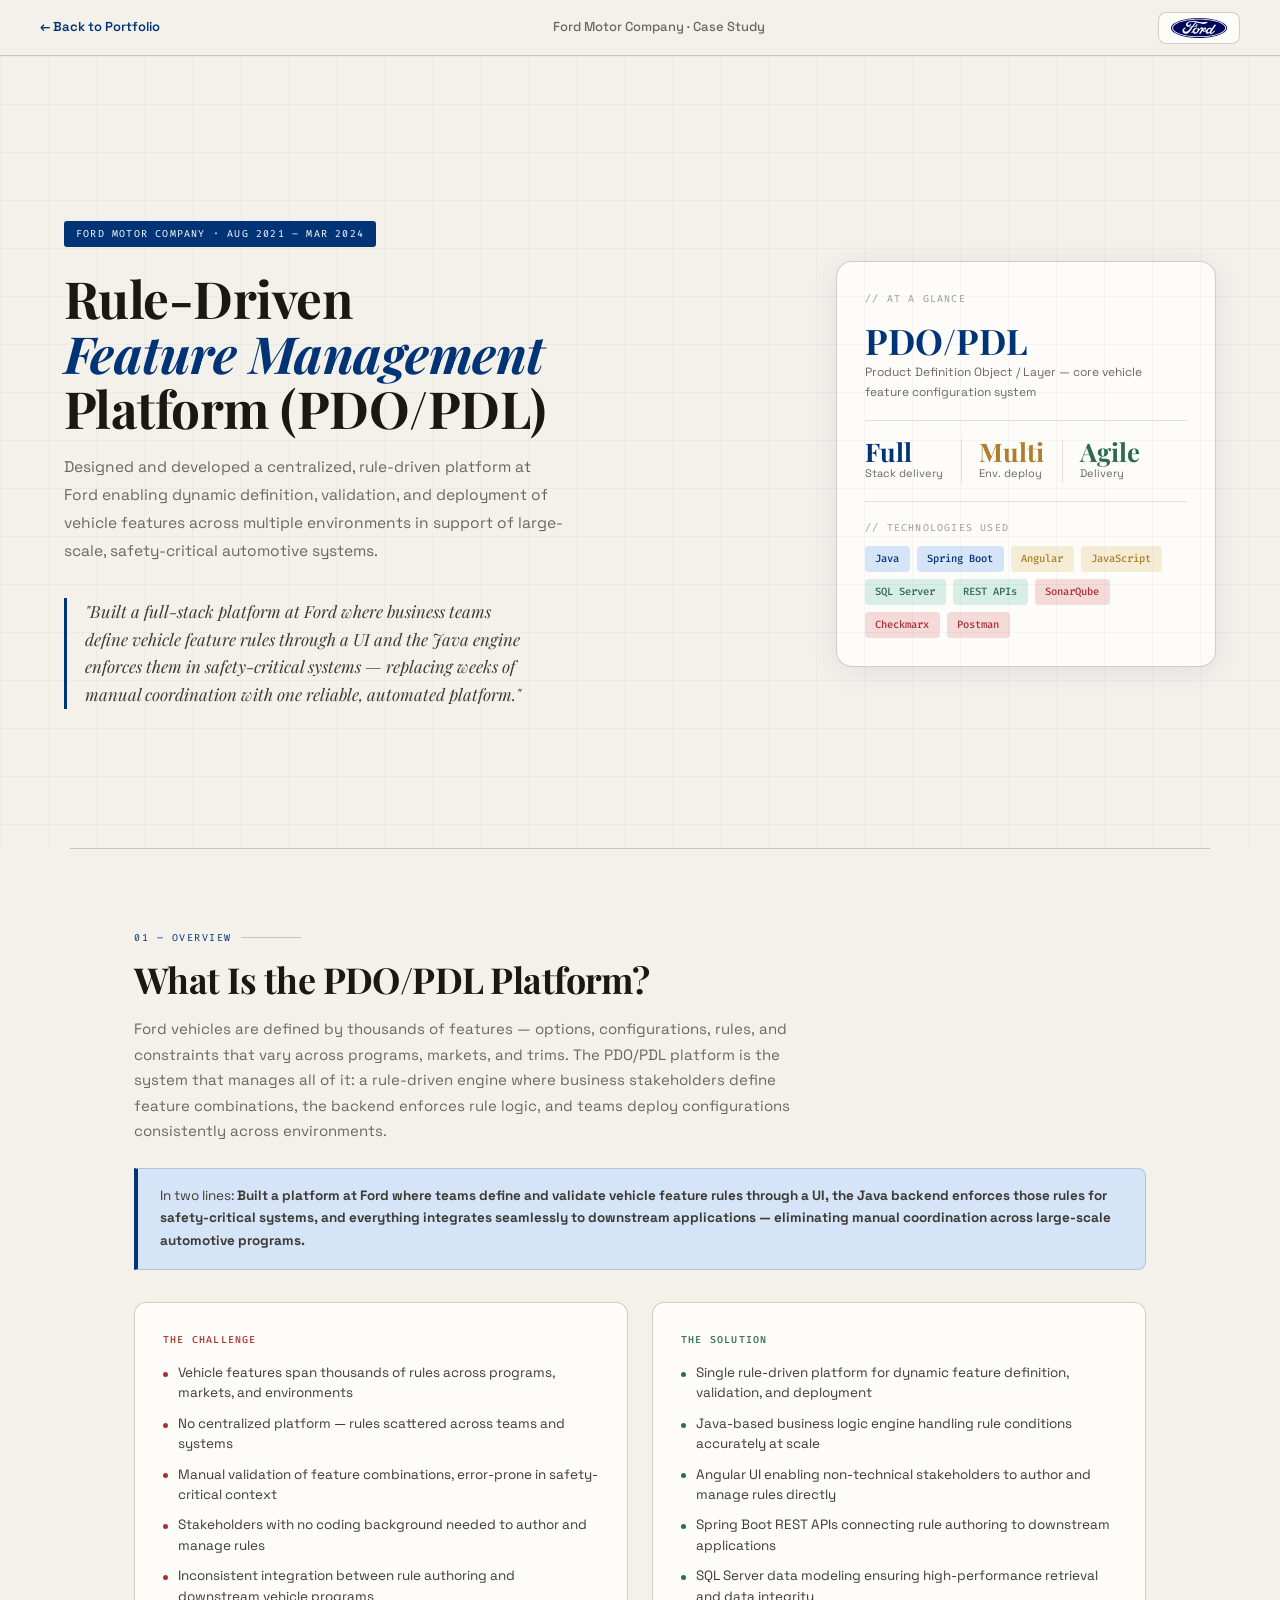
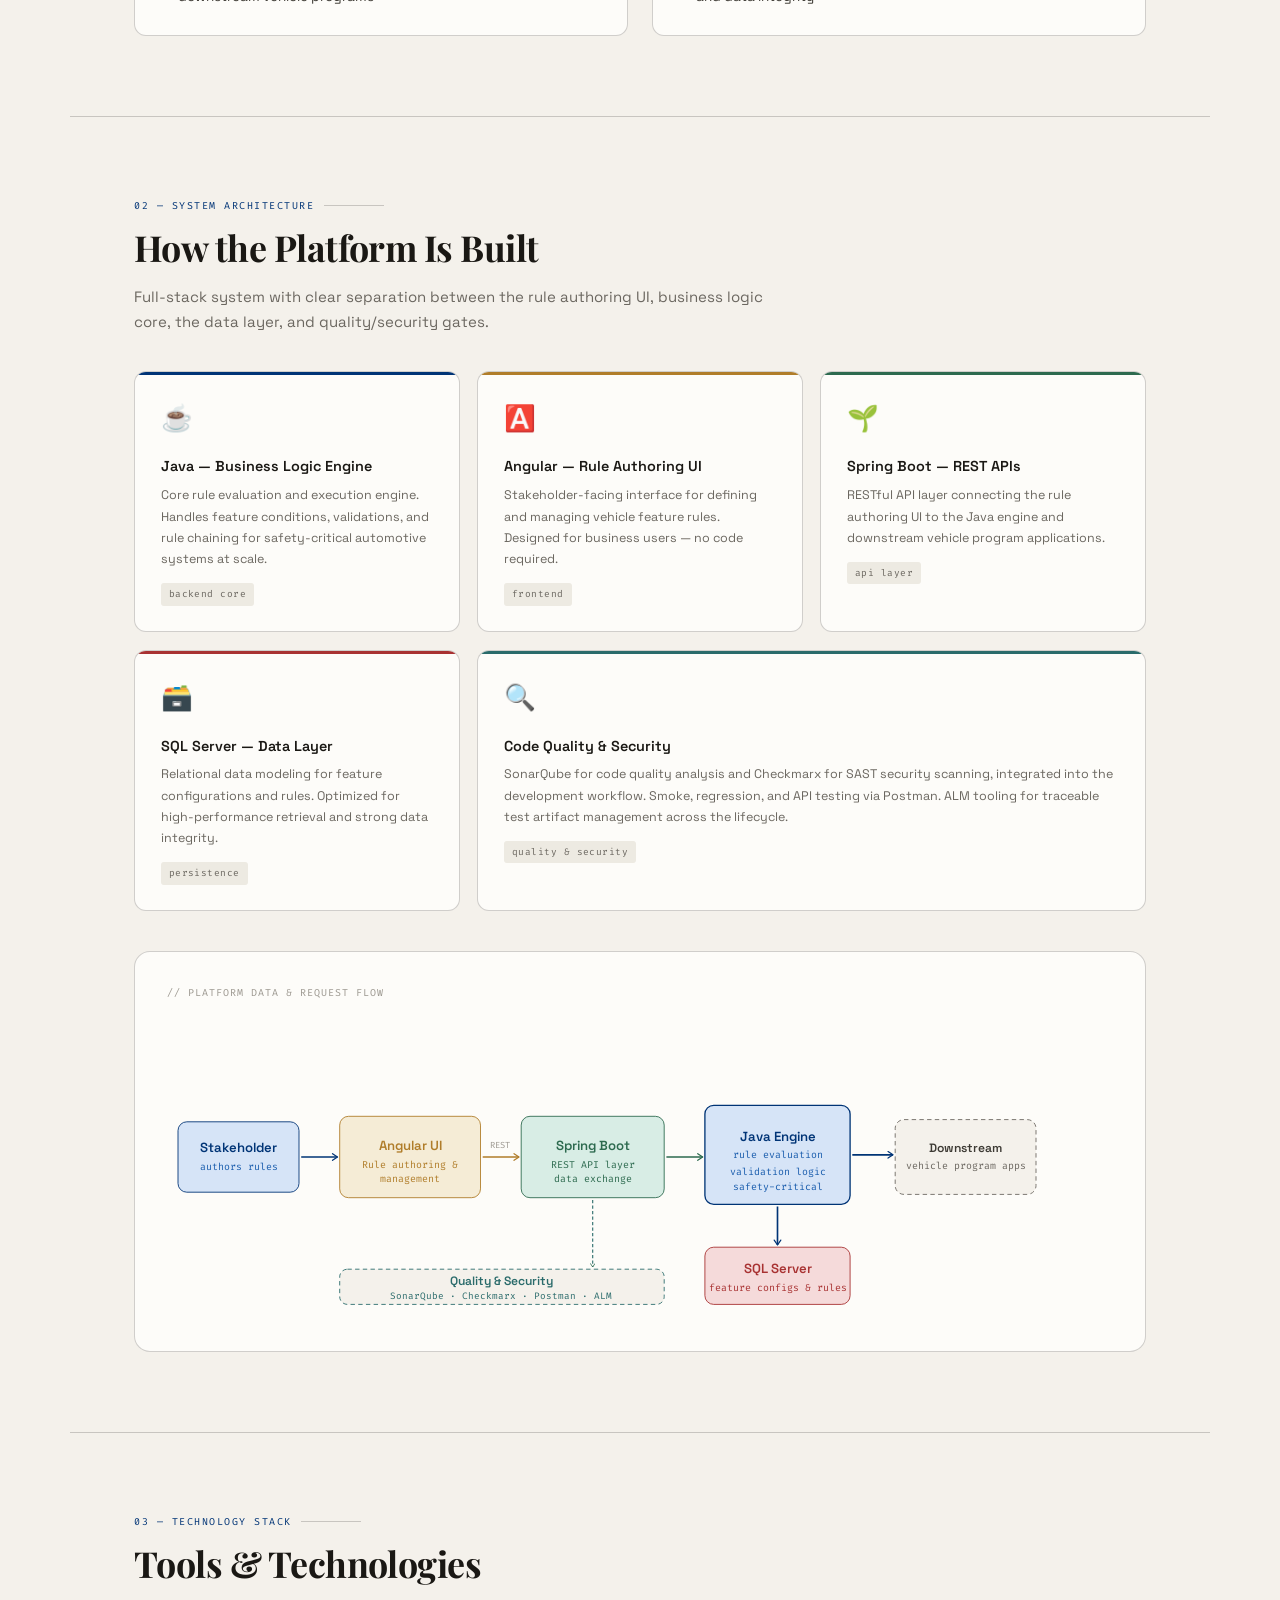
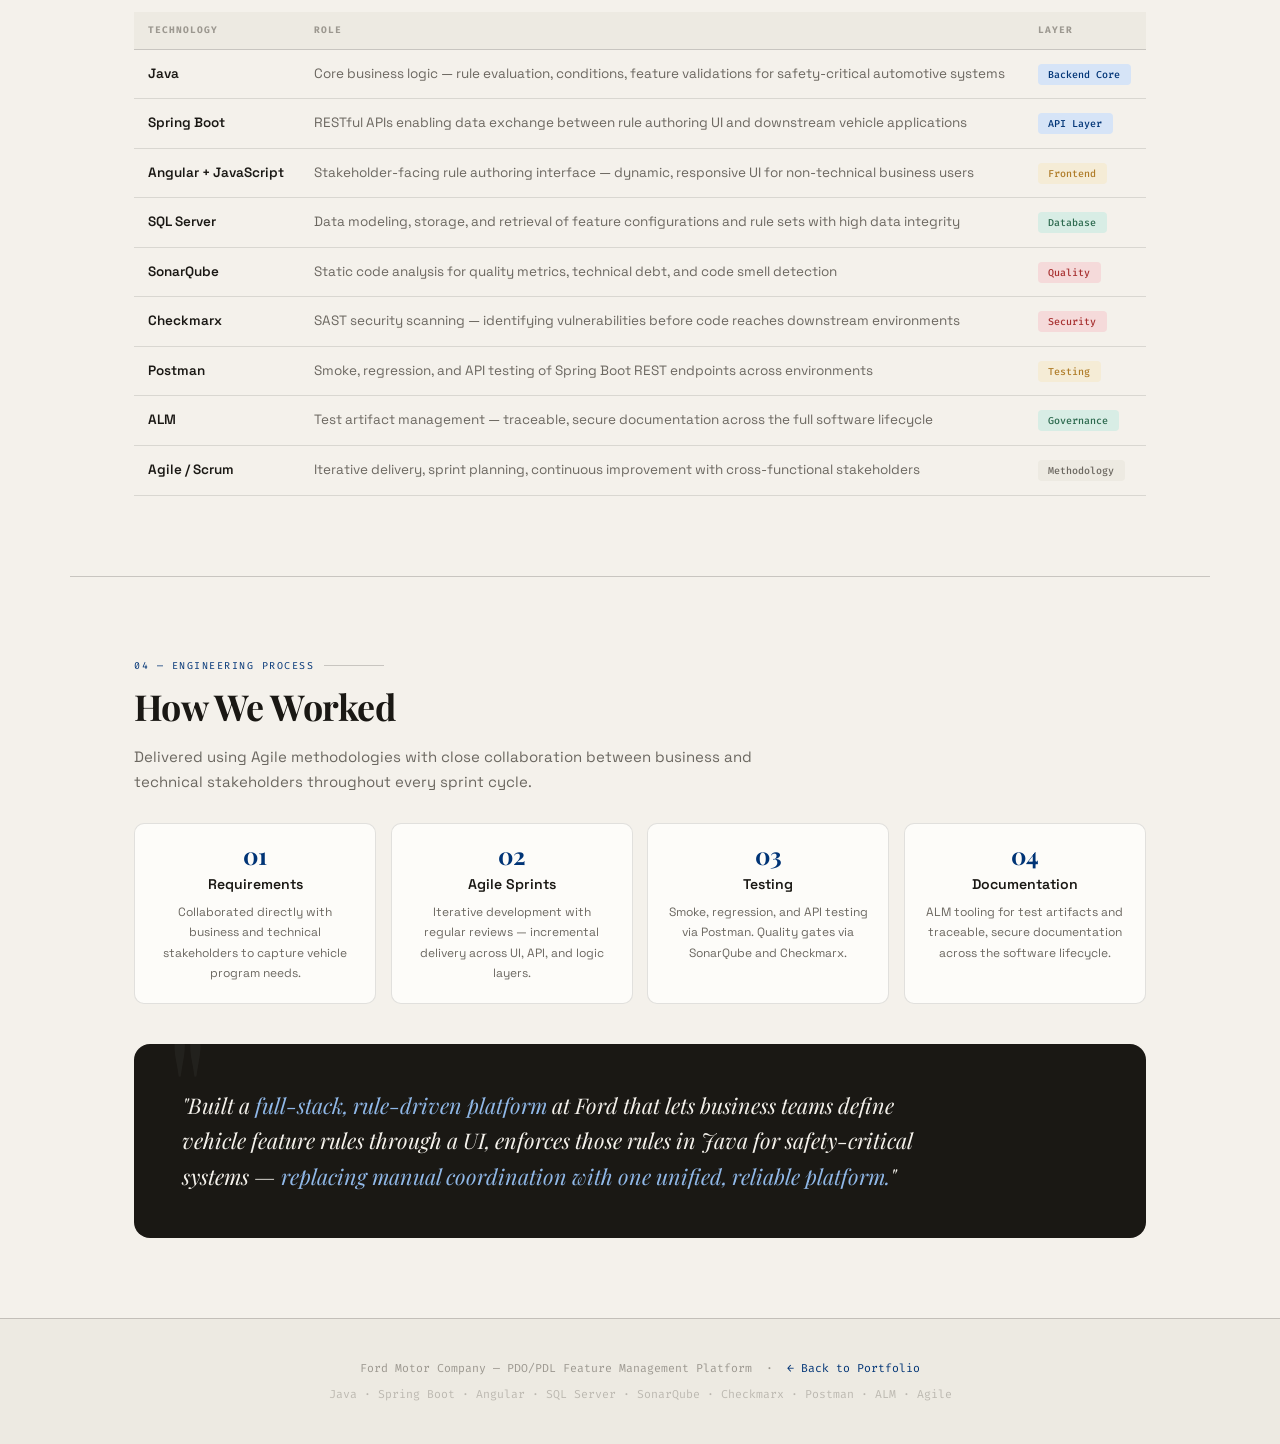
<file: ford-detail.html>
<!DOCTYPE html>
<html lang="en">
<head>
<meta charset="UTF-8">
<meta name="viewport" content="width=device-width, initial-scale=1.0">
<title>Ford Motor Company — PDO/PDL Platform | Rishi Kumar Soni</title>
<link rel="preconnect" href="https://fonts.googleapis.com">
<link rel="preconnect" href="https://fonts.gstatic.com" crossorigin>
<link href="https://fonts.googleapis.com/css2?family=Space+Grotesk:wght@300;400;500;600;700&family=Fira+Code:wght@400;500&family=Playfair+Display:ital,wght@0,700;1,600&display=swap" rel="stylesheet">
<style>
*, *::before, *::after { box-sizing: border-box; margin: 0; padding: 0; }
:root {
  --bg:      #f4f1eb;
  --bg2:     #edeae2;
  --bg3:     #e4e0d6;
  --white:   #fdfcf9;
  --ink:     #1a1814;
  --ink2:    #3d3a34;
  --ink3:    #6b6760;
  --ink4:    #9c9890;
  --ford:    #003476;
  --ford-md: #1a5dad;
  --ford-lt: #d6e4f7;
  --gold:    #b07d2a;
  --gold-lt: #f5ecd6;
  --green:   #2d6a4f;
  --grn-lt:  #d8ede5;
  --red:     #a83232;
  --red-lt:  #f5dada;
  --b:       rgba(26,24,20,0.12);
  --b2:      rgba(26,24,20,0.2);
  --fh: 'Playfair Display', serif;
  --fb: 'Space Grotesk', sans-serif;
  --fm: 'Fira Code', monospace;
}
html { scroll-behavior: smooth; }
body { background: var(--bg); color: var(--ink); font-family: var(--fb); font-size: 15px; line-height: 1.7; overflow-x: hidden; }

/* NAV */
nav {
  position: sticky; top: 0; z-index: 100;
  background: rgba(244,241,235,0.95); backdrop-filter: blur(12px);
  border-bottom: 1px solid var(--b2);
  height: 56px; padding: 0 2.5rem;
  display: flex; align-items: center; justify-content: space-between;
}
.nav-back {
  display: flex; align-items: center; gap: .6rem;
  font-size: 13px; font-weight: 600; color: var(--ford);
  text-decoration: none; transition: gap .2s;
}
.nav-back:hover { gap: .9rem; }
.nav-title { font-size: 13px; color: var(--ink3); font-weight: 500; }
.nav-logo-pill {
  background: var(--white); border: 1px solid var(--b2);
  border-radius: 8px; padding: 5px 12px;
  display: flex; align-items: center;
}
.nav-logo-pill img { height: 20px; width: auto; }

/* HERO */
.hero {
  min-height: 88vh;
  display: grid; grid-template-columns: 1fr 380px;
  gap: 0; align-items: center;
  padding: 5rem 4rem 3.5rem;
  background: var(--bg);
  position: relative; overflow: hidden;
}
.hero::before {
  content: '';
  position: absolute; inset: 0;
  background-image: linear-gradient(rgba(0,52,118,0.04) 1px, transparent 1px),
                    linear-gradient(90deg, rgba(0,52,118,0.04) 1px, transparent 1px);
  background-size: 48px 48px; pointer-events: none;
}
.hero-left { padding-right: 3rem; position: relative; }
.eyebrow {
  display: inline-flex; align-items: center; gap: .5rem;
  background: var(--ford); color: #fff;
  font-family: var(--fm); font-size: 10px;
  padding: .28rem .75rem; border-radius: 3px;
  letter-spacing: .12em; text-transform: uppercase;
  margin-bottom: 1.5rem;
}
.hero h1 {
  font-family: var(--fh);
  font-size: clamp(2rem, 4vw, 3.6rem);
  line-height: 1.08; letter-spacing: -.01em;
  margin-bottom: 1.1rem; color: var(--ink);
}
.hero h1 em { color: var(--ford); font-style: italic; }
.hero-desc { font-size: 15.5px; color: var(--ink3); max-width: 500px; line-height: 1.8; margin-bottom: 2rem; }
.impact-quote {
  font-family: var(--fh); font-size: 1.05rem; font-style: italic;
  color: var(--ink2); border-left: 3px solid var(--ford);
  padding-left: 1.1rem; max-width: 460px; line-height: 1.65;
}
.hero-card {
  background: var(--white); border: 1px solid var(--b2);
  border-radius: 16px; padding: 1.75rem;
  box-shadow: 0 4px 28px rgba(0,52,118,0.09);
}
.card-lbl { font-family: var(--fm); font-size: 10px; color: var(--ink4); letter-spacing: .12em; text-transform: uppercase; margin-bottom: 1rem; }
.pill-row { display: flex; flex-wrap: wrap; gap: .45rem; margin-top: .6rem; }
.pill { font-family: var(--fm); font-size: 10.5px; padding: .25rem .65rem; border-radius: 4px; font-weight: 500; }
.pf  { background: var(--ford-lt); color: var(--ford); }
.pg  { background: var(--gold-lt); color: var(--gold); }
.pgr { background: var(--grn-lt);  color: var(--green); }
.pr  { background: var(--red-lt);  color: var(--red); }
.cdiv { border: none; border-top: 1px solid var(--b); margin: 1.1rem 0; }

/* SECTIONS */
section.s { padding: 5rem 4rem; max-width: 1140px; margin: 0 auto; }
hr.div { border: none; height: 1px; background: var(--b2); max-width: 1140px; margin: 0 auto; }
.slbl { font-family: var(--fm); font-size: 10px; color: var(--ford); letter-spacing: .15em; text-transform: uppercase; margin-bottom: .8rem; display: flex; align-items: center; gap: .6rem; }
.slbl::after { content: ''; flex: 1; height: 1px; background: var(--b2); max-width: 60px; }
.sh2 { font-family: var(--fh); font-size: clamp(1.7rem, 2.8vw, 2.6rem); font-weight: 700; letter-spacing: -.015em; color: var(--ink); margin-bottom: 1rem; line-height: 1.15; }
.sp  { color: var(--ink3); margin-bottom: 1rem; max-width: 660px; }

/* HI BOX */
.hi-box { background: var(--ford-lt); border: 1px solid rgba(0,52,118,.18); border-left: 4px solid var(--ford); border-radius: 0 8px 8px 0; padding: 1rem 1.4rem; margin: 1.5rem 0; }
.hi-box p { color: var(--ink2); margin: 0; font-size: 13.5px; max-width: none; }

/* CS GRID */
.csgrid { display: grid; grid-template-columns: 1fr 1fr; gap: 1.5rem; margin-top: 2rem; }
.csbox { background: var(--white); border: 1px solid var(--b2); border-radius: 12px; padding: 1.75rem; }
.csblbl { font-family: var(--fm); font-size: 10px; letter-spacing: .12em; text-transform: uppercase; margin-bottom: .9rem; font-weight: 500; }
.csbox.chal .csblbl { color: var(--red); }
.csbox.sol  .csblbl { color: var(--green); }
.cslist { list-style: none; display: flex; flex-direction: column; gap: .65rem; }
.cslist li { font-size: 13.5px; color: var(--ink2); display: flex; align-items: flex-start; gap: .6rem; line-height: 1.5; }
.cslist li::before { content: ''; width: 5px; height: 5px; border-radius: 50%; margin-top: .56rem; flex-shrink: 0; }
.csbox.chal .cslist li::before { background: var(--red); }
.csbox.sol  .cslist li::before { background: var(--green); }

/* ARCH CARDS */
.agrid { display: grid; grid-template-columns: repeat(3, 1fr); gap: 1.1rem; margin-top: 2.25rem; }
.acard { background: var(--white); border: 1px solid var(--b2); border-radius: 12px; padding: 1.6rem; position: relative; overflow: hidden; transition: box-shadow .2s; }
.acard:hover { box-shadow: 0 4px 18px rgba(0,52,118,.07); }
.acard::before { content: ''; position: absolute; top: 0; left: 0; right: 0; height: 3px; }
.acard.java::before   { background: var(--ford); }
.acard.ang::before    { background: var(--gold); }
.acard.spring::before { background: var(--green); }
.acard.sql::before    { background: var(--red); }
.acard.qual::before   { background: #2a6b6b; }
.acard .aic { font-size: 1.6rem; margin-bottom: .85rem; }
.acard h3 { font-size: .9rem; margin-bottom: .4rem; color: var(--ink); font-weight: 600; }
.acard p  { font-size: 12.5px; color: var(--ink3); margin: 0; }
.atag { display: inline-block; margin-top: .8rem; font-family: var(--fm); font-size: 9.5px; padding: .2rem .5rem; border-radius: 3px; background: var(--bg2); color: var(--ink3); letter-spacing: .05em; }

/* TECH TABLE */
.tt { width: 100%; border-collapse: collapse; margin-top: 1.75rem; }
.tt th { text-align: left; padding: .65rem .9rem; font-family: var(--fm); font-size: 9.5px; letter-spacing: .1em; text-transform: uppercase; color: var(--ink4); border-bottom: 1px solid var(--b2); background: var(--bg2); }
.tt td { padding: .8rem .9rem; border-bottom: 1px solid var(--b); font-size: 13.5px; }
.tt tr:hover td { background: var(--white); }
.tt td:first-child { font-weight: 600; color: var(--ink); }
.tt td:nth-child(2) { color: var(--ink3); }

/* TIMELINE */
.tl { position: relative; margin-top: 2.5rem; padding-left: 2.25rem; }
.tl::before { content: ''; position: absolute; left: 7px; top: 8px; bottom: 0; width: 1px; background: linear-gradient(180deg, var(--ford), var(--b)); }
.tli { position: relative; margin-bottom: 2.25rem; }
.tldot { position: absolute; left: -2.25rem; top: 5px; width: 13px; height: 13px; border-radius: 50%; background: var(--bg); border: 2px solid var(--ford); transition: background .2s; }
.tli:hover .tldot { background: var(--ford); }
.tllyr { font-family: var(--fm); font-size: 10px; color: var(--ford); letter-spacing: .1em; text-transform: uppercase; margin-bottom: .3rem; }
.tlt { font-size: .98rem; font-weight: 600; margin-bottom: .35rem; color: var(--ink); }
.tld { font-size: 13.5px; color: var(--ink3); max-width: 580px; margin: 0; line-height: 1.6; }

/* PROCESS */
.pgrid { display: grid; grid-template-columns: repeat(auto-fit, minmax(180px, 1fr)); gap: .9rem; margin-top: 1.75rem; }
.pcard { background: var(--white); border: 1px solid var(--b); border-radius: 10px; padding: 1.2rem; text-align: center; }
.pnum { font-family: var(--fh); font-size: 1.5rem; color: var(--ford); font-weight: 700; line-height: 1; margin-bottom: .4rem; }
.pcard h4 { font-size: .88rem; font-weight: 600; margin-bottom: .3rem; color: var(--ink); }
.pcard p  { font-size: 12px; color: var(--ink3); margin: 0; }

/* SUMMARY QUOTE */
.sq { background: var(--ink); border-radius: 16px; padding: 2.75rem 3rem; margin-top: 2.5rem; position: relative; overflow: hidden; }
.sq::before { content: '"'; font-family: var(--fh); font-size: 9rem; color: rgba(255,255,255,0.04); position: absolute; top: -2rem; left: 2rem; line-height: 1; pointer-events: none; }
.sq p { font-family: var(--fh); font-size: clamp(.95rem, 1.8vw, 1.35rem); font-style: italic; color: var(--bg); line-height: 1.65; max-width: 760px; margin: 0; position: relative; }
.sq span { color: #90b8e8; }

footer { text-align: center; padding: 2.5rem 2rem; border-top: 1px solid var(--b2); color: var(--ink4); font-size: 11.5px; font-family: var(--fm); background: var(--bg2); }
footer a { color: var(--ford); text-decoration: none; }
footer a:hover { text-decoration: underline; }

@media (max-width: 900px) {
  .hero { grid-template-columns: 1fr; padding: 4rem 1.5rem 3rem; }
  .hero-left { padding-right: 0; margin-bottom: 1.5rem; }
  .hero-card { display: none; }
  section.s { padding: 3.5rem 1.5rem; }
  .agrid { grid-template-columns: 1fr 1fr; }
  .csgrid { grid-template-columns: 1fr; }
}
</style>
</head>
<body>

<nav>
  <a href="index.html" class="nav-back">← Back to Portfolio</a>
  <span class="nav-title">Ford Motor Company · Case Study</span>
  <div class="nav-logo-pill"><img src="logo-ford.svg" alt="Ford"></div>
</nav>

<!-- HERO -->
<div class="hero">
  <div class="hero-left">
    <div class="eyebrow">Ford Motor Company · Aug 2021 – Mar 2024</div>
    <h1>Rule-Driven<br><em>Feature Management</em><br>Platform (PDO/PDL)</h1>
    <p class="hero-desc">Designed and developed a centralized, rule-driven platform at Ford enabling dynamic definition, validation, and deployment of vehicle features across multiple environments in support of large-scale, safety-critical automotive systems.</p>
    <div class="impact-quote">"Built a full-stack platform at Ford where business teams define vehicle feature rules through a UI and the Java engine enforces them in safety-critical systems — replacing weeks of manual coordination with one reliable, automated platform."</div>
  </div>
  <div class="hero-card">
    <div class="card-lbl">// at a glance</div>
    <div style="font-family:var(--fh);font-size:2.2rem;color:var(--ford);font-weight:700;line-height:1;margin-bottom:.2rem;">PDO/PDL</div>
    <div style="font-size:12px;color:var(--ink3);">Product Definition Object / Layer — core vehicle feature configuration system</div>
    <hr class="cdiv">
    <div style="display:flex;gap:1.1rem;margin-bottom:1.1rem;">
      <div><div style="font-family:var(--fh);font-size:1.6rem;color:var(--ford);font-weight:700;line-height:1;">Full</div><div style="font-size:11px;color:var(--ink3);">Stack delivery</div></div>
      <div style="width:1px;background:var(--b);"></div>
      <div><div style="font-family:var(--fh);font-size:1.6rem;color:var(--gold);font-weight:700;line-height:1;">Multi</div><div style="font-size:11px;color:var(--ink3);">Env. deploy</div></div>
      <div style="width:1px;background:var(--b);"></div>
      <div><div style="font-family:var(--fh);font-size:1.6rem;color:var(--green);font-weight:700;line-height:1;">Agile</div><div style="font-size:11px;color:var(--ink3);">Delivery</div></div>
    </div>
    <hr class="cdiv">
    <div class="card-lbl" style="margin-bottom:.6rem;">// technologies used</div>
    <div class="pill-row">
      <span class="pill pf">Java</span><span class="pill pf">Spring Boot</span>
      <span class="pill pg">Angular</span><span class="pill pg">JavaScript</span>
      <span class="pill pgr">SQL Server</span><span class="pill pgr">REST APIs</span>
      <span class="pill pr">SonarQube</span><span class="pill pr">Checkmarx</span>
      <span class="pill pr">Postman</span>
    </div>
  </div>
</div>

<hr class="div">

<!-- OVERVIEW -->
<section class="s">
  <div class="slbl">01 — Overview</div>
  <h2 class="sh2">What Is the PDO/PDL Platform?</h2>
  <p class="sp">Ford vehicles are defined by thousands of features — options, configurations, rules, and constraints that vary across programs, markets, and trims. The PDO/PDL platform is the system that manages all of it: a rule-driven engine where business stakeholders define feature combinations, the backend enforces rule logic, and teams deploy configurations consistently across environments.</p>
  <div class="hi-box"><p>In two lines: <strong>Built a platform at Ford where teams define and validate vehicle feature rules through a UI, the Java backend enforces those rules for safety-critical systems, and everything integrates seamlessly to downstream applications — eliminating manual coordination across large-scale automotive programs.</strong></p></div>
  <div class="csgrid">
    <div class="csbox chal">
      <div class="csblbl">The Challenge</div>
      <ul class="cslist">
        <li>Vehicle features span thousands of rules across programs, markets, and environments</li>
        <li>No centralized platform — rules scattered across teams and systems</li>
        <li>Manual validation of feature combinations, error-prone in safety-critical context</li>
        <li>Stakeholders with no coding background needed to author and manage rules</li>
        <li>Inconsistent integration between rule authoring and downstream vehicle programs</li>
      </ul>
    </div>
    <div class="csbox sol">
      <div class="csblbl">The Solution</div>
      <ul class="cslist">
        <li>Single rule-driven platform for dynamic feature definition, validation, and deployment</li>
        <li>Java-based business logic engine handling rule conditions accurately at scale</li>
        <li>Angular UI enabling non-technical stakeholders to author and manage rules directly</li>
        <li>Spring Boot REST APIs connecting rule authoring to downstream applications</li>
        <li>SQL Server data modeling ensuring high-performance retrieval and data integrity</li>
      </ul>
    </div>
  </div>
</section>

<hr class="div">

<!-- ARCHITECTURE -->
<section class="s">
  <div class="slbl">02 — System Architecture</div>
  <h2 class="sh2">How the Platform Is Built</h2>
  <p class="sp">Full-stack system with clear separation between the rule authoring UI, business logic core, the data layer, and quality/security gates.</p>

  <div class="agrid">
    <div class="acard java"><div class="aic">☕</div><h3>Java — Business Logic Engine</h3><p>Core rule evaluation and execution engine. Handles feature conditions, validations, and rule chaining for safety-critical automotive systems at scale.</p><span class="atag">backend core</span></div>
    <div class="acard ang"><div class="aic">🅰️</div><h3>Angular — Rule Authoring UI</h3><p>Stakeholder-facing interface for defining and managing vehicle feature rules. Designed for business users — no code required.</p><span class="atag">frontend</span></div>
    <div class="acard spring"><div class="aic">🌱</div><h3>Spring Boot — REST APIs</h3><p>RESTful API layer connecting the rule authoring UI to the Java engine and downstream vehicle program applications.</p><span class="atag">api layer</span></div>
    <div class="acard sql"><div class="aic">🗃️</div><h3>SQL Server — Data Layer</h3><p>Relational data modeling for feature configurations and rules. Optimized for high-performance retrieval and strong data integrity.</p><span class="atag">persistence</span></div>
    <div class="acard qual" style="grid-column:span 2;"><div class="aic">🔍</div><h3>Code Quality &amp; Security</h3><p>SonarQube for code quality analysis and Checkmarx for SAST security scanning, integrated into the development workflow. Smoke, regression, and API testing via Postman. ALM tooling for traceable test artifact management across the lifecycle.</p><span class="atag">quality &amp; security</span></div>
  </div>

  <!-- FLOW DIAGRAM -->
  <div style="background:var(--white);border:1px solid var(--b2);border-radius:16px;padding:2rem;margin-top:2.5rem;overflow-x:auto;">
    <div style="font-family:var(--fm);font-size:10px;color:var(--ink4);letter-spacing:.1em;text-transform:uppercase;margin-bottom:1.5rem;">// platform data &amp; request flow</div>
    <svg viewBox="0 0 860 260" width="100%" xmlns="http://www.w3.org/2000/svg" style="min-width:660px;">
      <defs>
        <marker id="a1" viewBox="0 0 10 10" refX="8" refY="5" markerWidth="5" markerHeight="5" orient="auto-start-reverse"><path d="M2 1L8 5L2 9" fill="none" stroke="#003476" stroke-width="1.5" stroke-linecap="round" stroke-linejoin="round"/></marker>
        <marker id="a2" viewBox="0 0 10 10" refX="8" refY="5" markerWidth="5" markerHeight="5" orient="auto-start-reverse"><path d="M2 1L8 5L2 9" fill="none" stroke="#b07d2a" stroke-width="1.5" stroke-linecap="round" stroke-linejoin="round"/></marker>
        <marker id="a3" viewBox="0 0 10 10" refX="8" refY="5" markerWidth="5" markerHeight="5" orient="auto-start-reverse"><path d="M2 1L8 5L2 9" fill="none" stroke="#2d6a4f" stroke-width="1.5" stroke-linecap="round" stroke-linejoin="round"/></marker>
      </defs>
      <rect x="10" y="88" width="110" height="64" rx="8" fill="#d6e4f7" stroke="#003476" stroke-width="0.8"/>
      <text x="65" y="115" text-anchor="middle" font-family="'Space Grotesk',sans-serif" font-size="12" font-weight="600" fill="#003476">Stakeholder</text>
      <text x="65" y="132" text-anchor="middle" font-family="'Fira Code',monospace" font-size="9" fill="#1a5dad">authors rules</text>
      <line x1="122" y1="120" x2="155" y2="120" stroke="#003476" stroke-width="1.5" marker-end="url(#a1)"/>
      <rect x="157" y="83" width="128" height="74" rx="8" fill="#f5ecd6" stroke="#b07d2a" stroke-width="0.8"/>
      <text x="221" y="114" text-anchor="middle" font-family="'Space Grotesk',sans-serif" font-size="12" font-weight="600" fill="#b07d2a">Angular UI</text>
      <text x="221" y="130" text-anchor="middle" font-family="'Fira Code',monospace" font-size="9" fill="#b07d2a">Rule authoring &amp;</text>
      <text x="221" y="143" text-anchor="middle" font-family="'Fira Code',monospace" font-size="9" fill="#b07d2a">management</text>
      <line x1="287" y1="120" x2="320" y2="120" stroke="#b07d2a" stroke-width="1.5" marker-end="url(#a2)"/>
      <text x="303" y="112" text-anchor="middle" font-family="'Fira Code',monospace" font-size="8" fill="#9c9890">REST</text>
      <rect x="322" y="83" width="130" height="74" rx="8" fill="#d8ede5" stroke="#2d6a4f" stroke-width="0.8"/>
      <text x="387" y="114" text-anchor="middle" font-family="'Space Grotesk',sans-serif" font-size="12" font-weight="600" fill="#2d6a4f">Spring Boot</text>
      <text x="387" y="130" text-anchor="middle" font-family="'Fira Code',monospace" font-size="9" fill="#2d6a4f">REST API layer</text>
      <text x="387" y="143" text-anchor="middle" font-family="'Fira Code',monospace" font-size="9" fill="#2d6a4f">data exchange</text>
      <line x1="454" y1="120" x2="487" y2="120" stroke="#2d6a4f" stroke-width="1.5" marker-end="url(#a3)"/>
      <rect x="489" y="73" width="132" height="90" rx="8" fill="#d6e4f7" stroke="#003476" stroke-width="1.2"/>
      <text x="555" y="105" text-anchor="middle" font-family="'Space Grotesk',sans-serif" font-size="12" font-weight="600" fill="#003476">Java Engine</text>
      <text x="555" y="121" text-anchor="middle" font-family="'Fira Code',monospace" font-size="9" fill="#1a5dad">rule evaluation</text>
      <text x="555" y="136" text-anchor="middle" font-family="'Fira Code',monospace" font-size="9" fill="#1a5dad">validation logic</text>
      <text x="555" y="150" text-anchor="middle" font-family="'Fira Code',monospace" font-size="9" fill="#1a5dad">safety-critical</text>
      <path d="M555 165 L555 200" fill="none" stroke="#003476" stroke-width="1.5" marker-end="url(#a1)"/>
      <rect x="489" y="202" width="132" height="52" rx="8" fill="#f5dada" stroke="#a83232" stroke-width="0.8"/>
      <text x="555" y="225" text-anchor="middle" font-family="'Space Grotesk',sans-serif" font-size="12" font-weight="600" fill="#a83232">SQL Server</text>
      <text x="555" y="242" text-anchor="middle" font-family="'Fira Code',monospace" font-size="9" fill="#a83232">feature configs &amp; rules</text>
      <line x1="623" y1="118" x2="660" y2="118" stroke="#003476" stroke-width="1.5" marker-end="url(#a1)"/>
      <rect x="662" y="86" width="128" height="68" rx="8" fill="#f4f1eb" stroke="#6b6760" stroke-width="0.8" stroke-dasharray="4 3"/>
      <text x="726" y="115" text-anchor="middle" font-family="'Space Grotesk',sans-serif" font-size="11" font-weight="600" fill="#3d3a34">Downstream</text>
      <text x="726" y="131" text-anchor="middle" font-family="'Fira Code',monospace" font-size="9" fill="#6b6760">vehicle program apps</text>
      <rect x="157" y="222" width="295" height="32" rx="7" fill="#f4f1eb" stroke="#2a6b6b" stroke-width="0.8" stroke-dasharray="4 3"/>
      <text x="304" y="236" text-anchor="middle" font-family="'Space Grotesk',sans-serif" font-size="11" font-weight="600" fill="#2a6b6b">Quality &amp; Security</text>
      <text x="304" y="249" text-anchor="middle" font-family="'Fira Code',monospace" font-size="8.5" fill="#2a6b6b">SonarQube · Checkmarx · Postman · ALM</text>
      <path d="M387 159 L387 220" fill="none" stroke="#2a6b6b" stroke-width="1" stroke-dasharray="3 2" marker-end="url(#a3)"/>
    </svg>
  </div>
</section>

<hr class="div">

<!-- TECH STACK -->
<section class="s">
  <div class="slbl">03 — Technology Stack</div>
  <h2 class="sh2">Tools &amp; Technologies</h2>
  <table class="tt">
    <thead><tr><th>Technology</th><th>Role</th><th>Layer</th></tr></thead>
    <tbody>
      <tr><td>Java</td><td>Core business logic — rule evaluation, conditions, feature validations for safety-critical automotive systems</td><td><span class="pill pf" style="font-size:10px;">Backend Core</span></td></tr>
      <tr><td>Spring Boot</td><td>RESTful APIs enabling data exchange between rule authoring UI and downstream vehicle applications</td><td><span class="pill pf" style="font-size:10px;">API Layer</span></td></tr>
      <tr><td>Angular + JavaScript</td><td>Stakeholder-facing rule authoring interface — dynamic, responsive UI for non-technical business users</td><td><span class="pill pg" style="font-size:10px;">Frontend</span></td></tr>
      <tr><td>SQL Server</td><td>Data modeling, storage, and retrieval of feature configurations and rule sets with high data integrity</td><td><span class="pill pgr" style="font-size:10px;">Database</span></td></tr>
      <tr><td>SonarQube</td><td>Static code analysis for quality metrics, technical debt, and code smell detection</td><td><span class="pill pr" style="font-size:10px;">Quality</span></td></tr>
      <tr><td>Checkmarx</td><td>SAST security scanning — identifying vulnerabilities before code reaches downstream environments</td><td><span class="pill pr" style="font-size:10px;">Security</span></td></tr>
      <tr><td>Postman</td><td>Smoke, regression, and API testing of Spring Boot REST endpoints across environments</td><td><span class="pill pg" style="font-size:10px;">Testing</span></td></tr>
      <tr><td>ALM</td><td>Test artifact management — traceable, secure documentation across the full software lifecycle</td><td><span class="pill pgr" style="font-size:10px;">Governance</span></td></tr>
      <tr><td>Agile / Scrum</td><td>Iterative delivery, sprint planning, continuous improvement with cross-functional stakeholders</td><td><span class="pill" style="background:var(--bg2);color:var(--ink3);font-size:10px;">Methodology</span></td></tr>
    </tbody>
  </table>
</section>

<hr class="div">

<!-- PROCESS -->
<section class="s">
  <div class="slbl">04 — Engineering Process</div>
  <h2 class="sh2">How We Worked</h2>
  <p class="sp">Delivered using Agile methodologies with close collaboration between business and technical stakeholders throughout every sprint cycle.</p>
  <div class="pgrid">
    <div class="pcard"><div class="pnum">01</div><h4>Requirements</h4><p>Collaborated directly with business and technical stakeholders to capture vehicle program needs.</p></div>
    <div class="pcard"><div class="pnum">02</div><h4>Agile Sprints</h4><p>Iterative development with regular reviews — incremental delivery across UI, API, and logic layers.</p></div>
    <div class="pcard"><div class="pnum">03</div><h4>Testing</h4><p>Smoke, regression, and API testing via Postman. Quality gates via SonarQube and Checkmarx.</p></div>
    <div class="pcard"><div class="pnum">04</div><h4>Documentation</h4><p>ALM tooling for test artifacts and traceable, secure documentation across the software lifecycle.</p></div>
  </div>

  <div class="sq">
    <p>"Built a <span>full-stack, rule-driven platform</span> at Ford that lets business teams define vehicle feature rules through a UI, enforces those rules in Java for safety-critical systems — <span>replacing manual coordination with one unified, reliable platform.</span>"</p>
  </div>
</section>

<footer>
  <div>Ford Motor Company — PDO/PDL Feature Management Platform &nbsp;·&nbsp; <a href="index.html">← Back to Portfolio</a></div>
  <div style="margin-top:.35rem;opacity:.6;">Java · Spring Boot · Angular · SQL Server · SonarQube · Checkmarx · Postman · ALM · Agile</div>
</footer>
</body>
</html>
</file>
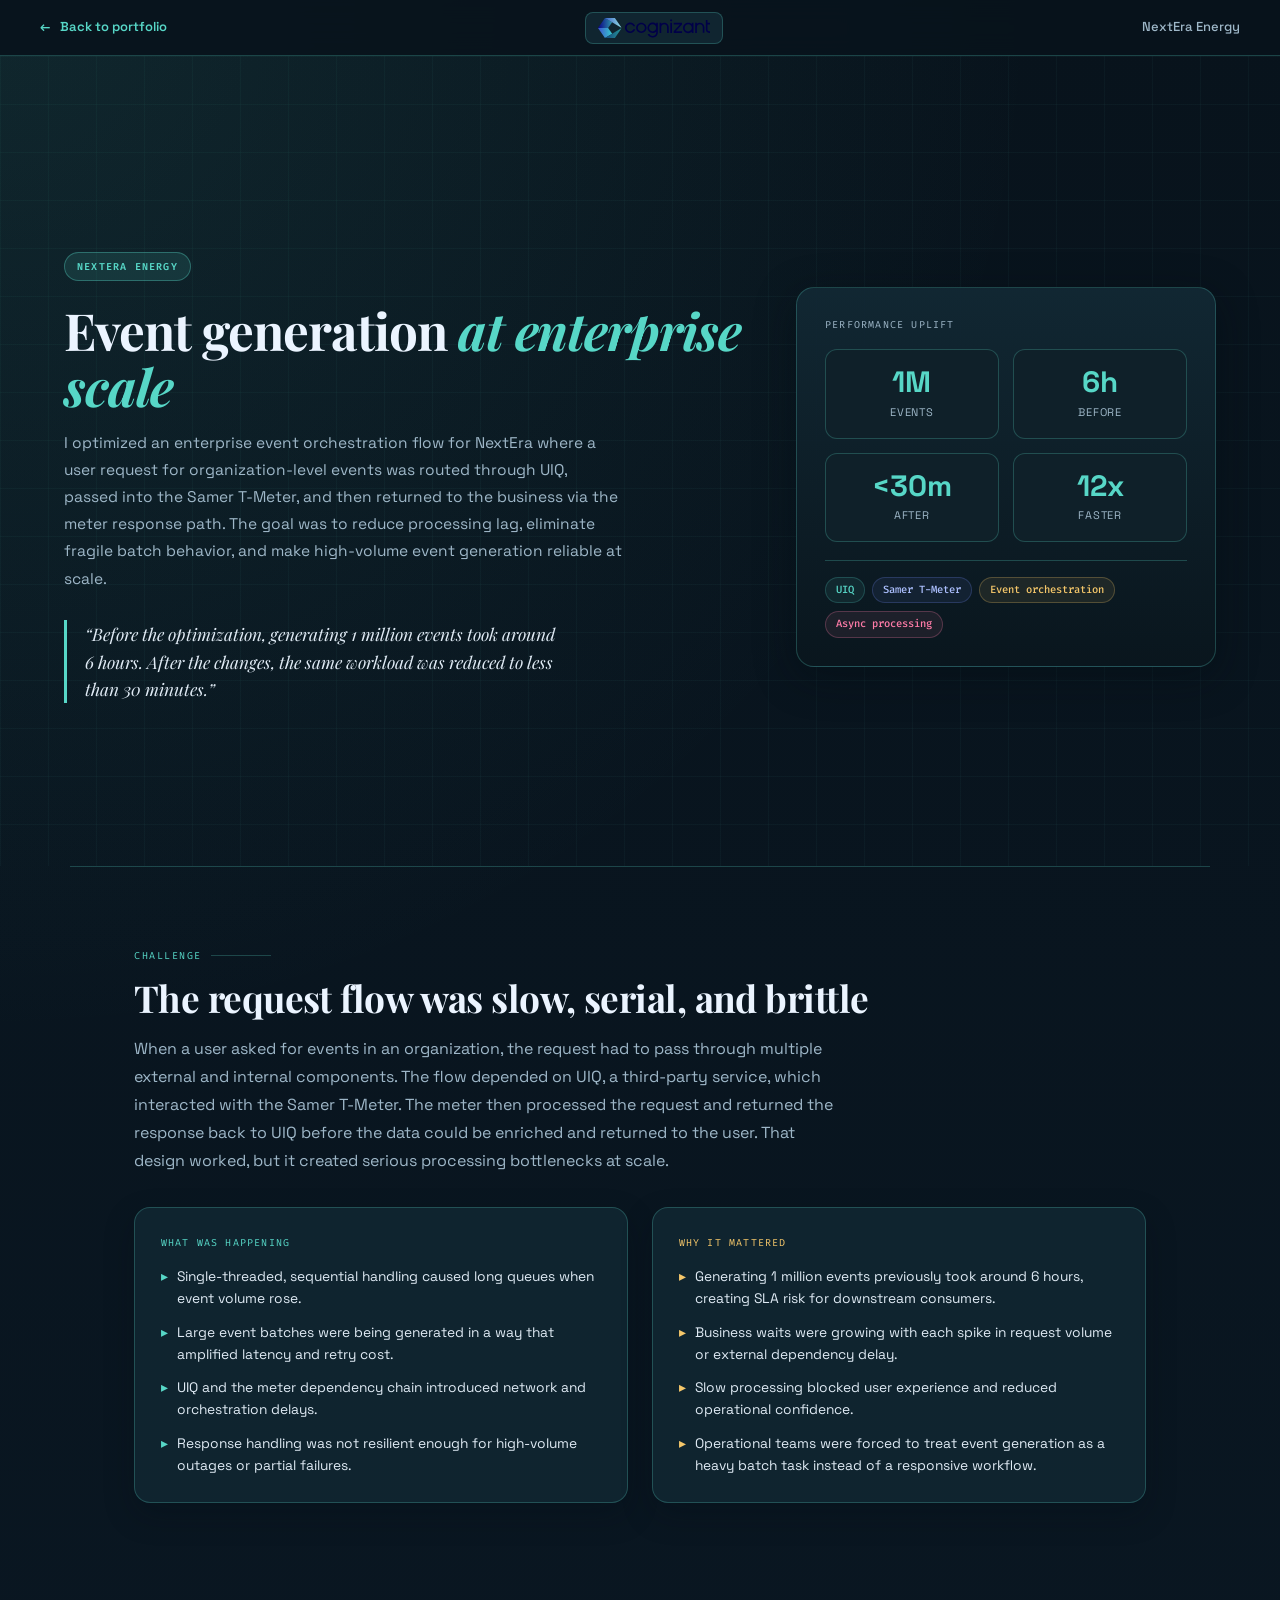
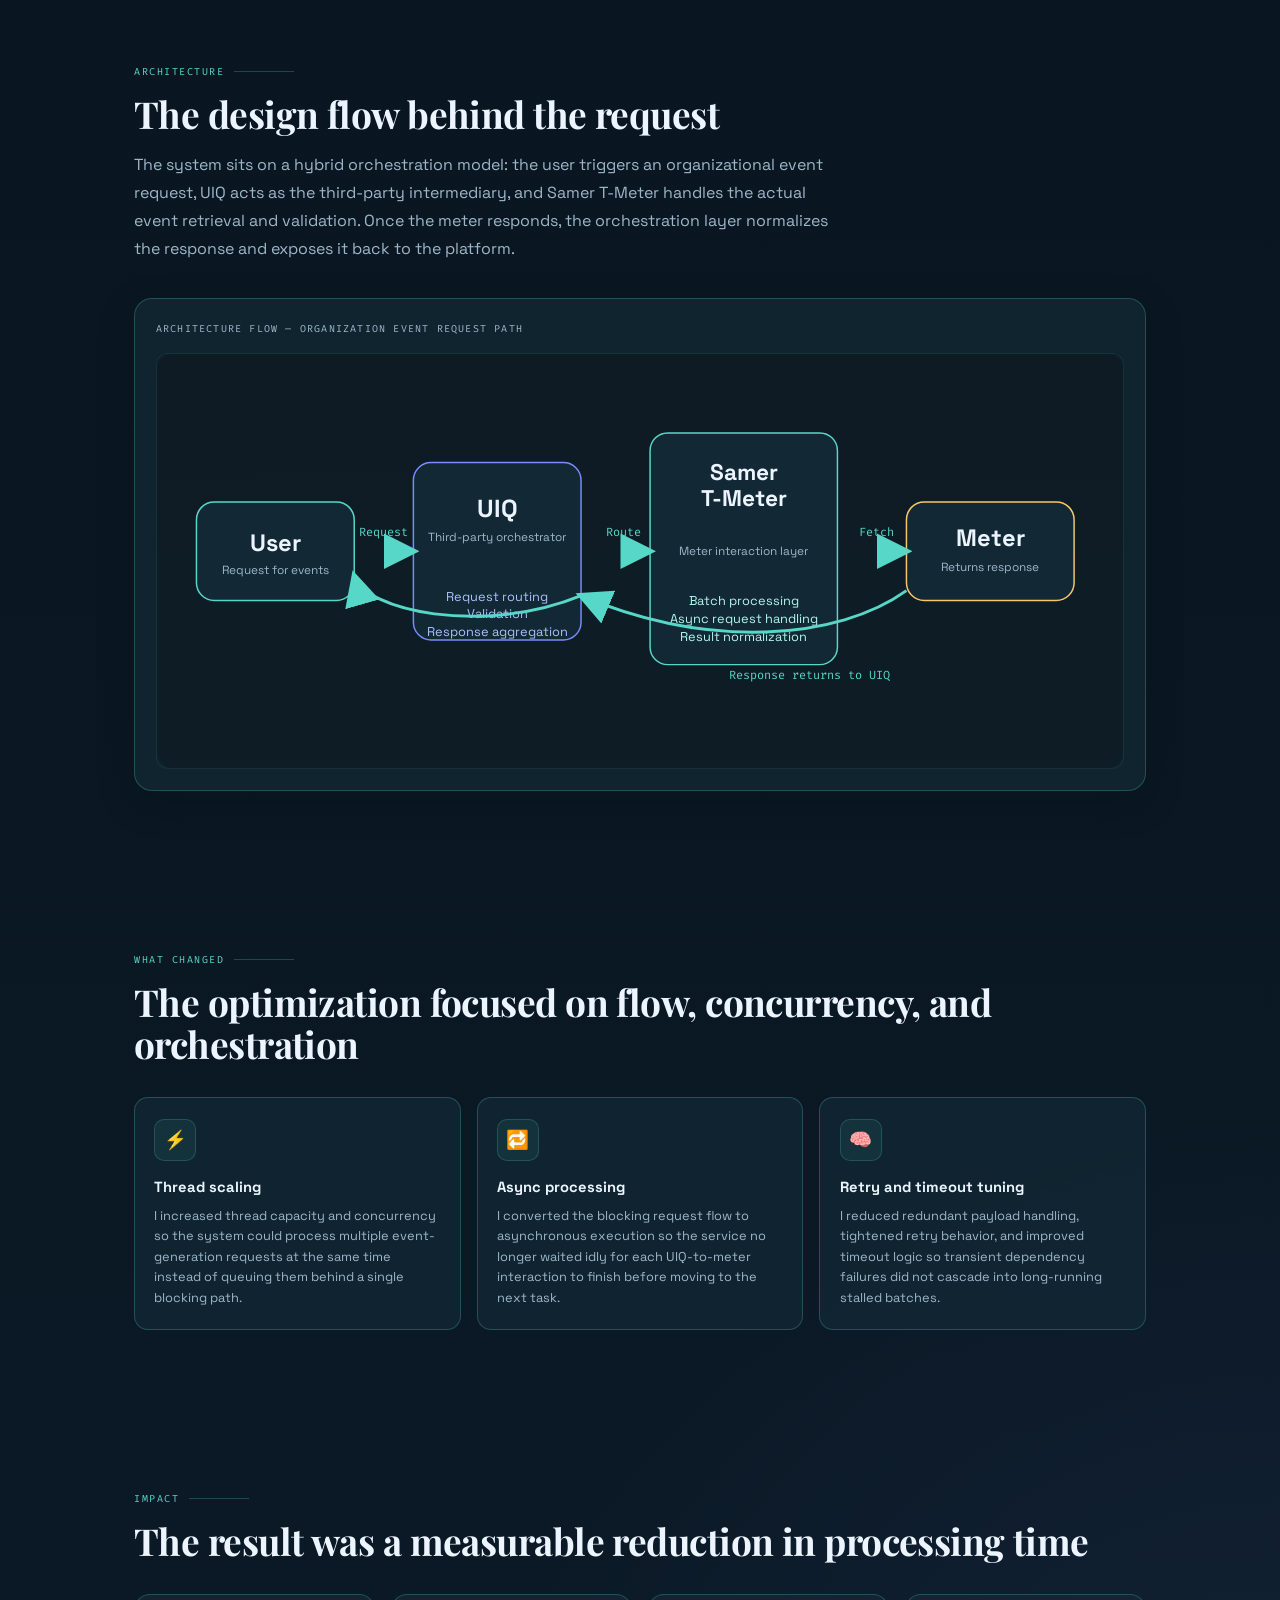
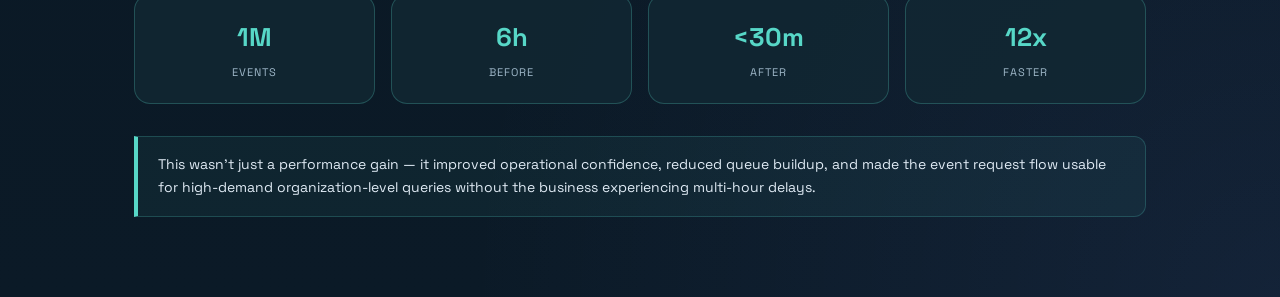
<file: nextera-detail.html>
<!DOCTYPE html>
<html lang="en">
<head>
  <meta charset="UTF-8" />
  <meta name="viewport" content="width=device-width, initial-scale=1.0" />
  <title>NextEra Energy — Event Generation Optimization | Rishi Kumar Soni</title>
  <link rel="preconnect" href="https://fonts.googleapis.com">
  <link rel="preconnect" href="https://fonts.gstatic.com" crossorigin>
  <link href="https://fonts.googleapis.com/css2?family=Space+Grotesk:wght@300;400;500;600;700&family=Fira+Code:wght@400;500&family=Playfair+Display:ital,wght@0,700;1,600&display=swap" rel="stylesheet">
  <style>
    *, *::before, *::after { box-sizing: border-box; margin: 0; padding: 0; }
    :root {
      --bg: #08131c;
      --bg2: #0d1c28;
      --panel: #122834;
      --panel2: #163343;
      --text: #ebf4ff;
      --muted: #9eb7c8;
      --soft: #dfeaf4;
      --line: rgba(87, 215, 199, 0.25);
      --teal: #57d7c7;
      --teal-deep: #25b6a3;
      --blue: #6aa8ff;
      --indigo: #798cff;
      --gold: #f5c76a;
      --rose: #ff7ca8;
      --red: #ff7b7b;
      --green: #73e7a4;
      --shadow: rgba(9, 17, 24, 0.45);
      --fh: 'Playfair Display', serif;
      --fb: 'Space Grotesk', sans-serif;
      --fm: 'Fira Code', monospace;
    }

    html { scroll-behavior: smooth; }
    body {
      font-family: var(--fb);
      background:
        radial-gradient(circle at top left, rgba(87,215,199,0.10), transparent 28%),
        radial-gradient(circle at bottom right, rgba(121,140,255,0.08), transparent 22%),
        linear-gradient(180deg, var(--bg) 0%, #0b1a27 100%);
      color: var(--text);
      line-height: 1.7;
      overflow-x: hidden;
    }

    nav {
      position: sticky;
      top: 0;
      z-index: 100;
      background: rgba(8, 19, 28, 0.9);
      backdrop-filter: blur(12px);
      border-bottom: 1px solid var(--line);
      height: 56px;
      padding: 0 2.5rem;
      display: flex;
      align-items: center;
      justify-content: space-between;
    }

    .nav-back {
      display: flex;
      align-items: center;
      gap: .6rem;
      font-size: 13px;
      font-weight: 600;
      color: var(--teal);
      text-decoration: none;
      transition: gap .2s ease;
    }
    .nav-back:hover { gap: .9rem; }
    .nav-title { font-size: 13px; color: var(--muted); font-weight: 500; }
    .nav-logo-pill {
      background: rgba(18,40,52,0.9);
      border: 1px solid var(--line);
      border-radius: 8px;
      padding: 5px 12px;
      display: inline-flex;
      align-items: center;
      justify-content: center;
    }
    .nav-logo-pill img { height: 20px; width: auto; }

    .hero {
      min-height: 90vh;
      display: grid;
      grid-template-columns: 1.1fr 420px;
      gap: 0;
      align-items: center;
      padding: 5rem 4rem 3rem;
      position: relative;
      overflow: hidden;
    }

    .hero::before {
      content: '';
      position: absolute;
      inset: 0;
      background-image: linear-gradient(rgba(87,215,199,0.04) 1px, transparent 1px),
                        linear-gradient(90deg, rgba(87,215,199,0.04) 1px, transparent 1px);
      background-size: 48px 48px;
      pointer-events: none;
    }

    .hero-left, .hero-right { position: relative; z-index: 1; }

    .eyebrow {
      display: inline-flex;
      align-items: center;
      gap: .5rem;
      background: rgba(87,215,199,0.12);
      border: 1px solid rgba(87,215,199,0.35);
      color: var(--teal);
      font-family: var(--fm);
      font-size: 10px;
      padding: .3rem .75rem;
      border-radius: 999px;
      letter-spacing: .12em;
      text-transform: uppercase;
      margin-bottom: 1.4rem;
      font-weight: 600;
    }

    .hero h1 {
      font-family: var(--fh);
      font-size: clamp(2.2rem, 4vw, 4rem);
      line-height: 1.08;
      letter-spacing: -.02em;
      margin-bottom: 1rem;
      color: var(--text);
    }

    .hero h1 em {
      color: var(--teal);
      font-style: italic;
    }

    .hero-desc {
      max-width: 560px;
      color: var(--muted);
      font-size: 15.5px;
      line-height: 1.75;
      margin-bottom: 1.7rem;
    }

    .impact-quote {
      max-width: 500px;
      border-left: 3px solid var(--teal);
      padding-left: 1.1rem;
      font-family: var(--fh);
      font-size: 1.08rem;
      color: var(--soft);
      line-height: 1.6;
      font-style: italic;
    }

    .hero-card {
      background: linear-gradient(180deg, rgba(18,40,52,0.95), rgba(10,22,30,0.95));
      border: 1px solid var(--line);
      border-radius: 18px;
      padding: 1.75rem;
      box-shadow: 0 10px 40px rgba(3, 12, 18, 0.4);
    }

    .card-lbl {
      font-family: var(--fm);
      font-size: 10px;
      color: var(--muted);
      letter-spacing: .12em;
      text-transform: uppercase;
      margin-bottom: 1rem;
    }

    .metric-grid {
      display: grid;
      grid-template-columns: repeat(2, minmax(0, 1fr));
      gap: .9rem;
      margin-bottom: 1.1rem;
    }

    .metric {
      background: rgba(16, 33, 42, 0.95);
      border: 1px solid var(--line);
      border-radius: 12px;
      padding: 1rem .9rem;
      text-align: center;
    }

    .metric .value {
      display: block;
      font-size: clamp(1.3rem, 2.3vw, 2rem);
      font-weight: 800;
      color: var(--teal);
      line-height: 1.1;
      margin-bottom: .25rem;
    }
    .metric .label {
      display: block;
      font-size: 11px;
      color: var(--muted);
      letter-spacing: .08em;
      text-transform: uppercase;
    }

    .cdiv {
      border: none;
      border-top: 1px solid var(--line);
      margin: 1rem 0;
    }

    .pill-row { display: flex; flex-wrap: wrap; gap: .45rem; }
    .pill {
      font-family: var(--fm);
      font-size: 10.5px;
      padding: .22rem .62rem;
      border-radius: 999px;
      border: 1px solid transparent;
      font-weight: 500;
    }
    .p1 { background: rgba(87,215,199,0.08); color: var(--teal); border-color: rgba(87,215,199,0.22); }
    .p2 { background: rgba(121,140,255,0.08); color: #adc0ff; border-color: rgba(121,140,255,0.22); }
    .p3 { background: rgba(245,199,106,0.08); color: var(--gold); border-color: rgba(245,199,106,0.25); }
    .p4 { background: rgba(255,124,168,0.08); color: var(--rose); border-color: rgba(255,124,168,0.25); }

    section.s {
      padding: 5rem 4rem;
      max-width: 1140px;
      margin: 0 auto;
    }

    hr.div { border: none; height: 1px; background: var(--line); max-width: 1140px; margin: 0 auto; }

    .slbl {
      font-family: var(--fm);
      font-size: 10px;
      color: var(--teal);
      letter-spacing: .15em;
      text-transform: uppercase;
      margin-bottom: .8rem;
      display: flex;
      align-items: center;
      gap: .6rem;
    }
    .slbl::after { content: ''; flex: 1; height: 1px; background: var(--line); max-width: 60px; }

    .sh2 {
      font-family: var(--fh);
      font-size: clamp(1.8rem, 2.9vw, 2.7rem);
      letter-spacing: -.015em;
      color: var(--text);
      margin-bottom: 1rem;
      line-height: 1.14;
    }

    .sp {
      color: var(--muted);
      max-width: 700px;
      line-height: 1.75;
      margin-bottom: 1rem;
    }

    .two-col {
      display: grid;
      grid-template-columns: 1fr 1fr;
      gap: 1.5rem;
      margin-top: 2rem;
    }

    .panel {
      background: rgba(18,40,52,0.8);
      border: 1px solid var(--line);
      border-radius: 16px;
      padding: 1.6rem;
      box-shadow: 0 12px 30px rgba(3, 12, 18, 0.25);
    }

    .panel-title {
      font-family: var(--fm);
      font-size: 10px;
      text-transform: uppercase;
      letter-spacing: .12em;
      margin-bottom: .9rem;
      color: var(--teal);
    }

    .panel.warn .panel-title { color: var(--gold); }

    .panel ul {
      list-style: none;
      display: flex;
      flex-direction: column;
      gap: .72rem;
    }

    .panel li {
      position: relative;
      padding-left: 1rem;
      color: var(--soft);
      font-size: 13.8px;
      line-height: 1.6;
    }

    .panel li::before {
      content: '▸';
      position: absolute;
      left: 0;
      top: 0;
      color: var(--teal);
    }

    .panel.warn li::before { color: var(--gold); }

    .diagram-wrap {
      background: rgba(18,40,52,0.8);
      border: 1px solid var(--line);
      border-radius: 18px;
      padding: 1.3rem;
      margin-top: 2.2rem;
      box-shadow: 0 12px 35px rgba(3, 12, 18, 0.25);
    }

    .diagram-caption {
      font-family: var(--fm);
      font-size: 10px;
      text-transform: uppercase;
      letter-spacing: .12em;
      color: var(--muted);
      margin-bottom: 1rem;
    }

    .arch-svg {
      width: 100%;
      height: auto;
      display: block;
      border-radius: 12px;
      background: linear-gradient(180deg, rgba(9,17,24,0.3), rgba(14,29,39,0.3));
      border: 1px solid rgba(87,215,199,0.1);
    }

    .cards-3 {
      display: grid;
      grid-template-columns: repeat(3, minmax(0, 1fr));
      gap: 1rem;
      margin-top: 2rem;
    }

    .mini-card {
      background: rgba(18,40,52,0.82);
      border: 1px solid var(--line);
      border-radius: 14px;
      padding: 1.3rem 1.2rem;
    }

    .mini-card .icon {
      width: 42px;
      height: 42px;
      border-radius: 10px;
      display: flex;
      align-items: center;
      justify-content: center;
      margin-bottom: .9rem;
      font-size: 1.15rem;
      background: rgba(87,215,199,0.08);
      color: var(--teal);
      border: 1px solid rgba(87,215,199,0.2);
    }

    .mini-card h3 {
      font-size: .92rem;
      margin-bottom: .35rem;
      color: var(--text);
      font-weight: 700;
    }

    .mini-card p {
      font-size: 12.8px;
      color: var(--muted);
      line-height: 1.6;
    }

    .metrics-wrap {
      display: grid;
      grid-template-columns: repeat(4, minmax(0, 1fr));
      gap: 1rem;
      margin-top: 2rem;
    }

    .metric-big {
      background: rgba(18,40,52,0.8);
      border: 1px solid var(--line);
      border-radius: 16px;
      padding: 1.3rem 1rem;
      text-align: center;
    }

    .metric-big .n {
      display: block;
      font-size: clamp(1.5rem, 2vw, 2rem);
      font-weight: 800;
      color: var(--teal);
      margin-bottom: .22rem;
    }

    .metric-big .t {
      display: block;
      font-size: 11px;
      color: var(--muted);
      letter-spacing: .08em;
      text-transform: uppercase;
    }

    .quote-box {
      background: rgba(87,215,199,0.06);
      border: 1px solid rgba(87,215,199,0.22);
      border-left: 4px solid var(--teal);
      border-radius: 0 12px 12px 0;
      padding: 1rem 1.25rem;
      margin-top: 2rem;
    }

    .quote-box p {
      color: var(--soft);
      font-size: 14px;
      line-height: 1.7;
    }

    @media (max-width: 900px) {
      .hero { grid-template-columns: 1fr; padding: 4rem 2rem 2rem; }
      .hero-left { padding-right: 0; }
      .two-col, .cards-3, .metrics-wrap { grid-template-columns: 1fr; }
    }

    @media (max-width: 540px) {
      nav { padding: 0 1rem; }
      .nav-title { display: none; }
      .hero { padding-left: 1rem; padding-right: 1rem; }
      section.s { padding-left: 1rem; padding-right: 1rem; }
      .metric-grid { grid-template-columns: 1fr 1fr; }
    }
  </style>
</head>
<body>
  <nav>
    <a href="index.html" class="nav-back">← <span>Back to portfolio</span></a>
    <div class="nav-logo-pill"><img src="logo-cognizant.svg" alt="Cognizant" /></div>
    <div class="nav-title">NextEra Energy</div>
  </nav>

  <header class="hero">
    <div class="hero-left">
      <div class="eyebrow">NextEra Energy</div>
      <h1>Event generation <em>at enterprise scale</em></h1>
      <p class="hero-desc">
        I optimized an enterprise event orchestration flow for NextEra where a user request for organization-level events was routed through UIQ, passed into the Samer T-Meter, and then returned to the business via the meter response path. The goal was to reduce processing lag, eliminate fragile batch behavior, and make high-volume event generation reliable at scale.
      </p>
      <div class="impact-quote">
        “Before the optimization, generating 1 million events took around 6 hours. After the changes, the same workload was reduced to less than 30 minutes.”
      </div>
    </div>

    <div class="hero-right">
      <div class="hero-card">
        <div class="card-lbl">Performance uplift</div>
        <div class="metric-grid">
          <div class="metric">
            <span class="value">1M</span>
            <span class="label">Events</span>
          </div>
          <div class="metric">
            <span class="value">6h</span>
            <span class="label">Before</span>
          </div>
          <div class="metric">
            <span class="value">&lt;30m</span>
            <span class="label">After</span>
          </div>
          <div class="metric">
            <span class="value">12x</span>
            <span class="label">Faster</span>
          </div>
        </div>
        <hr class="cdiv" />
        <div class="pill-row">
          <span class="pill p1">UIQ</span>
          <span class="pill p2">Samer T-Meter</span>
          <span class="pill p3">Event orchestration</span>
          <span class="pill p4">Async processing</span>
        </div>
      </div>
    </div>
  </header>

  <hr class="div" />

  <section class="s">
    <div class="slbl">Challenge</div>
    <h2 class="sh2">The request flow was slow, serial, and brittle</h2>
    <p class="sp">
      When a user asked for events in an organization, the request had to pass through multiple external and internal components. The flow depended on UIQ, a third-party service, which interacted with the Samer T-Meter. The meter then processed the request and returned the response back to UIQ before the data could be enriched and returned to the user. That design worked, but it created serious processing bottlenecks at scale.
    </p>

    <div class="two-col">
      <div class="panel">
        <div class="panel-title">What was happening</div>
        <ul>
          <li>Single-threaded, sequential handling caused long queues when event volume rose.</li>
          <li>Large event batches were being generated in a way that amplified latency and retry cost.</li>
          <li>UIQ and the meter dependency chain introduced network and orchestration delays.</li>
          <li>Response handling was not resilient enough for high-volume outages or partial failures.</li>
        </ul>
      </div>

      <div class="panel warn">
        <div class="panel-title">Why it mattered</div>
        <ul>
          <li>Generating 1 million events previously took around 6 hours, creating SLA risk for downstream consumers.</li>
          <li>Business waits were growing with each spike in request volume or external dependency delay.</li>
          <li>Slow processing blocked user experience and reduced operational confidence.</li>
          <li>Operational teams were forced to treat event generation as a heavy batch task instead of a responsive workflow.</li>
        </ul>
      </div>
    </div>
  </section>

  <section class="s">
    <div class="slbl">Architecture</div>
    <h2 class="sh2">The design flow behind the request</h2>
    <p class="sp">
      The system sits on a hybrid orchestration model: the user triggers an organizational event request, UIQ acts as the third-party intermediary, and Samer T-Meter handles the actual event retrieval and validation. Once the meter responds, the orchestration layer normalizes the response and exposes it back to the platform.
    </p>

    <div class="diagram-wrap">
      <div class="diagram-caption">Architecture flow — organization event request path</div>
      <svg class="arch-svg" viewBox="0 0 980 420" xmlns="http://www.w3.org/2000/svg" role="img" aria-label="Architecture diagram showing user, UIQ, Samer T-Meter, and meter response path">
        <defs>
          <linearGradient id="g1" x1="0" x2="1">
            <stop offset="0%" stop-color="#57d7c7" />
            <stop offset="100%" stop-color="#798cff" />
          </linearGradient>
          <marker id="arrow" markerWidth="12" markerHeight="12" refX="10" refY="6" orient="auto">
            <path d="M0,0 L12,6 L0,12 z" fill="#57d7c7" />
          </marker>
        </defs>

        <rect x="0" y="0" width="980" height="420" fill="rgba(15,24,33,0.5)" rx="18"/>

        <rect x="40" y="150" width="160" height="100" rx="18" fill="#122834" stroke="#57d7c7" stroke-width="1.5"/>
        <text x="120" y="200" text-anchor="middle" fill="#ebf4ff" font-size="24" font-weight="700">User</text>
        <text x="120" y="223" text-anchor="middle" fill="#9eb7c8" font-size="12">Request for events</text>

        <rect x="260" y="110" width="170" height="180" rx="18" fill="#122834" stroke="#798cff" stroke-width="1.5"/>
        <text x="345" y="165" text-anchor="middle" fill="#ebf4ff" font-size="25" font-weight="700">UIQ</text>
        <text x="345" y="190" text-anchor="middle" fill="#9eb7c8" font-size="12">Third-party orchestrator</text>
        <text x="345" y="250" text-anchor="middle" fill="#adc0ff" font-size="13">Request routing</text>
        <text x="345" y="268" text-anchor="middle" fill="#adc0ff" font-size="13">Validation</text>
        <text x="345" y="286" text-anchor="middle" fill="#adc0ff" font-size="13">Response aggregation</text>

        <rect x="500" y="80" width="190" height="235" rx="18" fill="#122834" stroke="#57d7c7" stroke-width="1.5"/>
        <text x="595" y="128" text-anchor="middle" fill="#ebf4ff" font-size="23" font-weight="700">Samer</text>
        <text x="595" y="154" text-anchor="middle" fill="#ebf4ff" font-size="23" font-weight="700">T-Meter</text>
        <text x="595" y="204" text-anchor="middle" fill="#9eb7c8" font-size="12">Meter interaction layer</text>
        <text x="595" y="255" text-anchor="middle" fill="#b4f7ee" font-size="13">Batch processing</text>
        <text x="595" y="273" text-anchor="middle" fill="#b4f7ee" font-size="13">Async request handling</text>
        <text x="595" y="291" text-anchor="middle" fill="#b4f7ee" font-size="13">Result normalization</text>

        <rect x="760" y="150" width="170" height="100" rx="18" fill="#122834" stroke="#f5c76a" stroke-width="1.5"/>
        <text x="845" y="195" text-anchor="middle" fill="#ebf4ff" font-size="24" font-weight="700">Meter</text>
        <text x="845" y="220" text-anchor="middle" fill="#9eb7c8" font-size="12">Returns response</text>

        <path d="M200 200 H260" stroke="url(#g1)" stroke-width="3" marker-end="url(#arrow)" fill="none"/>
        <path d="M430 200 H500" stroke="url(#g1)" stroke-width="3" marker-end="url(#arrow)" fill="none"/>
        <path d="M690 200 H760" stroke="url(#g1)" stroke-width="3" marker-end="url(#arrow)" fill="none"/>
        <path d="M760 240 C690 290, 560 300, 430 245" stroke="#57d7c7" stroke-width="3" marker-end="url(#arrow)" fill="none"/>
        <path d="M430 245 C330 286, 210 260, 200 225" stroke="#57d7c7" stroke-width="3" marker-end="url(#arrow)" fill="none"/>

        <text x="205" y="185" fill="#57d7c7" font-size="12" font-family="Fira Code, monospace">Request</text>
        <text x="455" y="185" fill="#57d7c7" font-size="12" font-family="Fira Code, monospace">Route</text>
        <text x="712" y="185" fill="#57d7c7" font-size="12" font-family="Fira Code, monospace">Fetch</text>
        <text x="580" y="330" fill="#57d7c7" font-size="12" font-family="Fira Code, monospace">Response returns to UIQ</text>
      </svg>
    </div>
  </section>

  <section class="s">
    <div class="slbl">What changed</div>
    <h2 class="sh2">The optimization focused on flow, concurrency, and orchestration</h2>
    <div class="cards-3">
      <div class="mini-card">
        <div class="icon">⚡</div>
        <h3>Thread scaling</h3>
        <p>I increased thread capacity and concurrency so the system could process multiple event-generation requests at the same time instead of queuing them behind a single blocking path.</p>
      </div>
      <div class="mini-card">
        <div class="icon">🔁</div>
        <h3>Async processing</h3>
        <p>I converted the blocking request flow to asynchronous execution so the service no longer waited idly for each UIQ-to-meter interaction to finish before moving to the next task.</p>
      </div>
      <div class="mini-card">
        <div class="icon">🧠</div>
        <h3>Retry and timeout tuning</h3>
        <p>I reduced redundant payload handling, tightened retry behavior, and improved timeout logic so transient dependency failures did not cascade into long-running stalled batches.</p>
      </div>
    </div>
  </section>

  <section class="s">
    <div class="slbl">Impact</div>
    <h2 class="sh2">The result was a measurable reduction in processing time</h2>
    <div class="metrics-wrap">
      <div class="metric-big"><span class="n">1M</span><span class="t">Events</span></div>
      <div class="metric-big"><span class="n">6h</span><span class="t">Before</span></div>
      <div class="metric-big"><span class="n">&lt;30m</span><span class="t">After</span></div>
      <div class="metric-big"><span class="n">12x</span><span class="t">Faster</span></div>
    </div>

    <div class="quote-box">
      <p>
        This wasn’t just a performance gain — it improved operational confidence, reduced queue buildup, and made the event request flow usable for high-demand organization-level queries without the business experiencing multi-hour delays.
      </p>
    </div>
  </section>
</body>
</html>
</file>
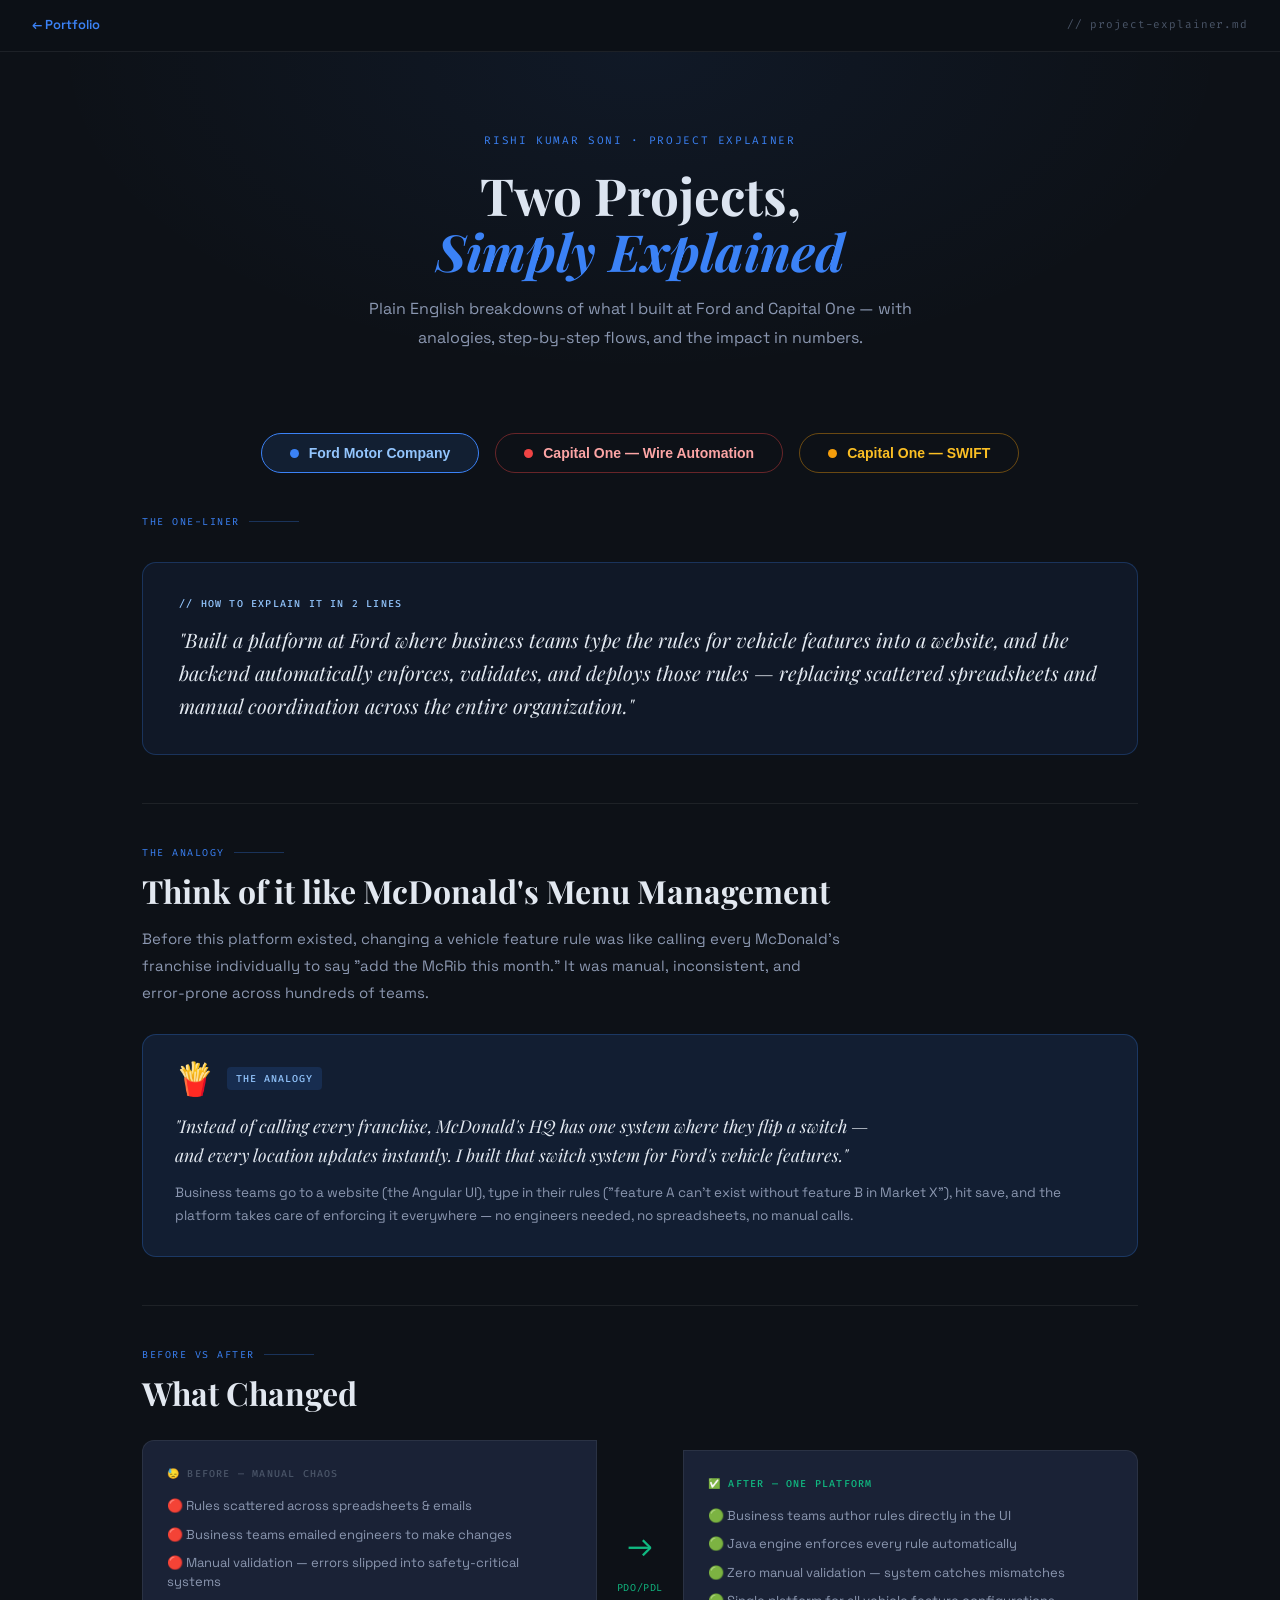
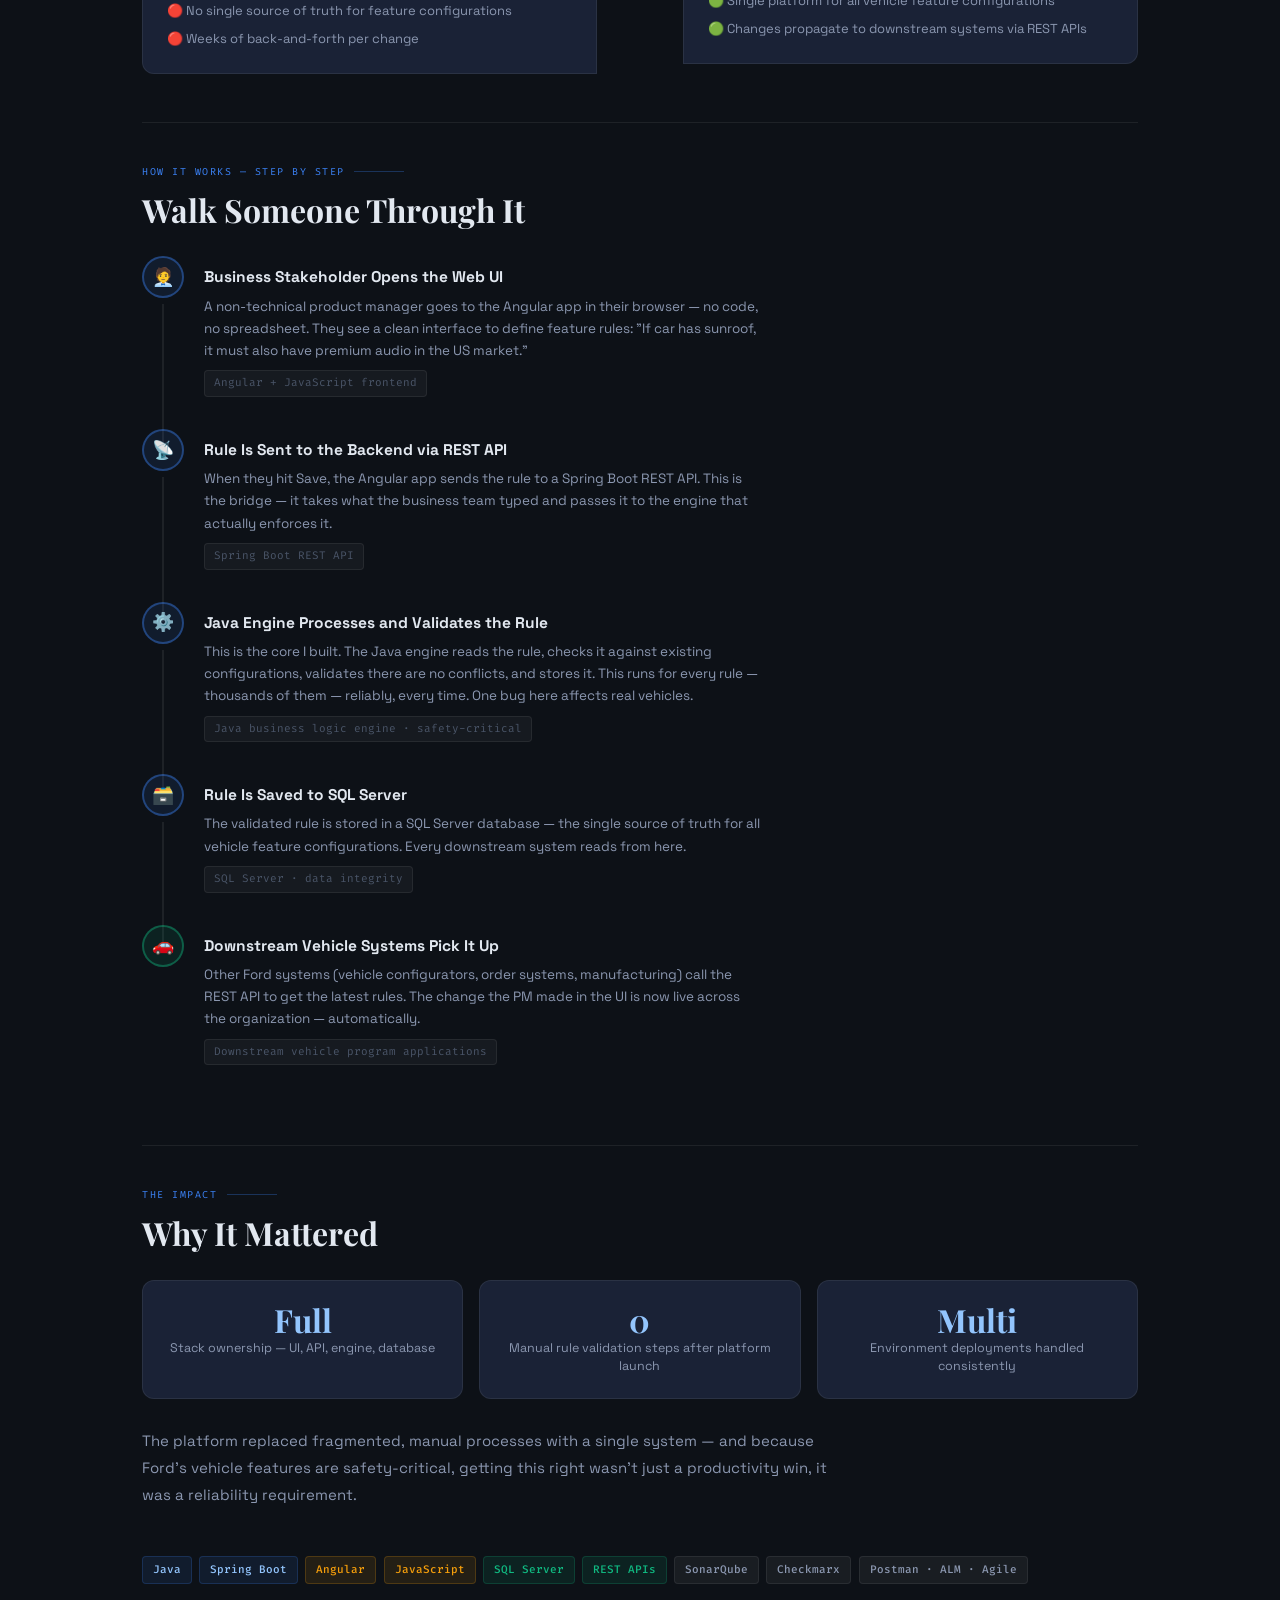
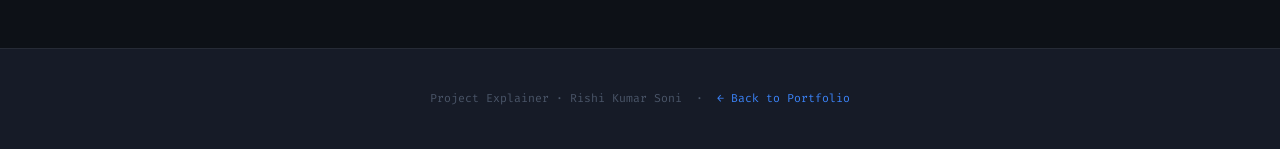
<file: project-explainer.html>
<!DOCTYPE html>
<html lang="en">
<head>
<meta charset="UTF-8">
<meta name="viewport" content="width=device-width, initial-scale=1.0">
<title>Project Explainer — Rishi Kumar Soni</title>
<link rel="preconnect" href="https://fonts.googleapis.com">
<link rel="preconnect" href="https://fonts.gstatic.com" crossorigin>
<link href="https://fonts.googleapis.com/css2?family=Space+Grotesk:wght@400;500;600;700&family=Fira+Code:wght@400;500&family=Playfair+Display:ital,wght@0,700;1,600&display=swap" rel="stylesheet">
<style>
*, *::before, *::after { box-sizing: border-box; margin: 0; padding: 0; }

:root {
  --bg:    #0d1117;
  --bg2:   #161b27;
  --bg3:   #1e2637;
  --card:  #1a2236;
  --text:  #e2e8f0;
  --muted: #8b97b0;
  --dim:   #4a5568;
  --ford:  #3b82f6;
  --ford2: #93c5fd;
  --fordglow: rgba(59,130,246,0.12);
  --c1:    #ef4444;
  --c12:   #fca5a5;
  --c1glow:rgba(239,68,68,0.12);
  --green: #10b981;
  --amber: #f59e0b;
  --purp:  #8b5cf6;
  --border:rgba(255,255,255,0.07);
  --fh: 'Playfair Display', serif;
  --fb: 'Space Grotesk', sans-serif;
  --fm: 'Fira Code', monospace;
}

html { scroll-behavior: smooth; }
body { background: var(--bg); color: var(--text); font-family: var(--fb); font-size: 15px; line-height: 1.7; overflow-x: hidden; }

/* ── TOP NAV ── */
.top-nav {
  position: sticky; top: 0; z-index: 100;
  height: 52px; padding: 0 2rem;
  display: flex; align-items: center; justify-content: space-between;
  background: rgba(13,17,23,0.95);
  backdrop-filter: blur(12px);
  border-bottom: 1px solid var(--border);
}
.nav-back {
  display: flex; align-items: center; gap: 6px;
  font-size: 13px; font-weight: 600; color: var(--ford);
  text-decoration: none; transition: gap .18s;
}
.nav-back:hover { gap: 10px; }
.nav-title { font-family: var(--fm); font-size: 11px; color: var(--dim); letter-spacing: .08em; }

/* ── HERO ── */
.page-hero {
  text-align: center;
  padding: 5rem 2rem 3rem;
  position: relative;
}
.page-hero::before {
  content: '';
  position: absolute; inset: 0;
  background: radial-gradient(ellipse at 50% 0%, rgba(59,130,246,0.07) 0%, transparent 65%);
  pointer-events: none;
}
.hero-eyebrow {
  font-family: var(--fm); font-size: 11px;
  color: var(--ford); letter-spacing: .15em; text-transform: uppercase;
  margin-bottom: 1rem; display: block;
}
.page-hero h1 {
  font-family: var(--fh);
  font-size: clamp(2rem, 4vw, 3.2rem);
  font-weight: 700; line-height: 1.1;
  margin-bottom: 1rem; color: var(--text);
}
.page-hero h1 em { color: var(--ford); font-style: italic; }
.page-hero p {
  color: var(--muted); font-size: 16px; max-width: 560px;
  margin: 0 auto; line-height: 1.8;
}

/* ── PROJECT SELECTOR TABS ── */
.proj-tabs {
  display: flex; gap: 1rem; justify-content: center;
  padding: 2rem 2rem 0; flex-wrap: wrap;
}
.proj-tab {
  display: flex; align-items: center; gap: 10px;
  padding: .7rem 1.75rem; border-radius: 50px;
  font-size: 14px; font-weight: 600; cursor: pointer;
  border: 1.5px solid; transition: all .22s ease;
  background: transparent;
}
.proj-tab.ford-tab { color: var(--ford2); border-color: rgba(59,130,246,0.4); }
.proj-tab.ford-tab.active,
.proj-tab.ford-tab:hover { background: rgba(59,130,246,0.12); border-color: var(--ford); color: var(--ford2); }
.proj-tab.c1-tab { color: var(--c12); border-color: rgba(239,68,68,0.4); }
.proj-tab.c1-tab.active,
.proj-tab.c1-tab:hover { background: rgba(239,68,68,0.1); border-color: var(--c1); color: var(--c12); }
.proj-tab.swift-tab { color: #fbbf24; border-color: rgba(245,158,11,0.4); }
.proj-tab.swift-tab.active,
.proj-tab.swift-tab:hover { background: rgba(245,158,11,0.1); border-color: #f59e0b; color: #fbbf24; }
.proj-tab .tab-dot { width: 9px; height: 9px; border-radius: 50%; flex-shrink: 0; }
.ford-tab .tab-dot { background: var(--ford); }
.c1-tab  .tab-dot  { background: var(--c1); }
.swift-tab .tab-dot { background: #f59e0b; }

/* ── PANELS ── */
.panel { display: none; padding: 2.5rem 2rem 4rem; max-width: 1060px; margin: 0 auto; }
.panel.active { display: block; }

/* ── SECTION BLOCKS ── */
.expl-section { margin-bottom: 3rem; }
.expl-label {
  font-family: var(--fm); font-size: 10px; letter-spacing: .15em; text-transform: uppercase;
  margin-bottom: .75rem; display: flex; align-items: center; gap: .6rem;
}
.expl-label::after { content: ''; flex: 1; height: 1px; max-width: 50px; }
.ford-lbl { color: var(--ford); }
.ford-lbl::after { background: rgba(59,130,246,0.3); }
.c1-lbl { color: var(--c1); }
.c1-lbl::after { background: rgba(239,68,68,0.3); }

.expl-h2 {
  font-family: var(--fh); font-size: clamp(1.5rem, 2.5vw, 2.2rem);
  font-weight: 700; line-height: 1.15; margin-bottom: .9rem;
}
.expl-p { color: var(--muted); font-size: 15px; max-width: 700px; line-height: 1.8; }

/* ── ANALOGY CARD ── */
.analogy-card {
  border-radius: 14px; padding: 1.75rem 2rem;
  margin: 1.75rem 0; position: relative; overflow: hidden;
}
.analogy-card::before { content: ''; position: absolute; inset: 0; opacity: .04; pointer-events: none; }
.analogy-card.ford-analogy { background: var(--fordglow); border: 1px solid rgba(59,130,246,0.25); }
.analogy-card.c1-analogy   { background: var(--c1glow);   border: 1px solid rgba(239,68,68,0.25); }
.analogy-top {
  display: flex; align-items: center; gap: .75rem; margin-bottom: 1rem;
}
.analogy-icon { font-size: 2rem; line-height: 1; }
.analogy-badge {
  font-family: var(--fm); font-size: 10px; letter-spacing: .1em; text-transform: uppercase;
  padding: 3px 9px; border-radius: 4px; font-weight: 500;
}
.ford-analogy .analogy-badge { background: rgba(59,130,246,.15); color: var(--ford2); }
.c1-analogy   .analogy-badge { background: rgba(239,68,68,.15);  color: var(--c12); }
.analogy-text {
  font-family: var(--fh); font-size: 1.1rem; font-style: italic;
  color: var(--text); line-height: 1.65; max-width: 700px;
}
.analogy-explain {
  margin-top: .85rem; font-size: 13.5px; color: var(--muted); line-height: 1.7;
}

/* ── BEFORE / AFTER STRIP ── */
.ba-strip {
  display: grid; grid-template-columns: 1fr auto 1fr;
  gap: 0; margin: 1.75rem 0; align-items: center;
}
.ba-box {
  background: var(--card); border: 1px solid var(--border);
  border-radius: 12px; padding: 1.5rem;
}
.ba-box.before { border-radius: 12px 0 0 12px; }
.ba-box.after  { border-radius: 0 12px 12px 0; }
.ba-label {
  font-family: var(--fm); font-size: 10px; letter-spacing: .12em;
  text-transform: uppercase; margin-bottom: .9rem; font-weight: 500;
}
.ba-box.before .ba-label { color: var(--dim); }
.ba-box.after  .ba-label { color: var(--green); }
.ba-list { list-style: none; display: flex; flex-direction: column; gap: .55rem; }
.ba-list li { font-size: 13px; color: var(--muted); display: flex; align-items: flex-start; gap: .5rem; line-height: 1.5; }
.ba-arrow-col {
  display: flex; flex-direction: column; align-items: center; justify-content: center;
  padding: 0 1.25rem;
}
.ba-arrow {
  font-size: 2rem; color: var(--green);
  animation: pulse-arrow 1.8s ease infinite;
}
.ba-arrow-lbl { font-family: var(--fm); font-size: 10px; color: var(--green); margin-top: .4rem; letter-spacing: .06em; }
@keyframes pulse-arrow { 0%,100%{opacity:1;transform:translateX(0)} 50%{opacity:.6;transform:translateX(4px)} }

/* ── HOW IT WORKS: STEP FLOW ── */
.step-flow {
  display: flex; flex-direction: column; gap: 0;
  margin: 1.75rem 0;
}
.step-item {
  display: flex; gap: 1.25rem; align-items: flex-start;
  position: relative;
}
.step-item:not(:last-child)::after {
  content: '';
  position: absolute; left: 20px; top: 48px;
  width: 2px; height: calc(100% - 28px);
  background: var(--border);
}
.step-circle {
  width: 42px; height: 42px; border-radius: 50%;
  display: flex; align-items: center; justify-content: center;
  font-size: 18px; flex-shrink: 0; position: relative; z-index: 1;
  border: 2px solid;
}
.ford-step  { background: rgba(59,130,246,.1);  border-color: rgba(59,130,246,.4);  color: var(--ford2); }
.c1-step    { background: rgba(239,68,68,.1);   border-color: rgba(239,68,68,.4);   color: var(--c12); }
.green-step { background: rgba(16,185,129,.1);  border-color: rgba(16,185,129,.4);  color: var(--green); }
.amber-step { background: rgba(245,158,11,.1);  border-color: rgba(245,158,11,.4);  color: var(--amber); }
.purp-step  { background: rgba(139,92,246,.1);  border-color: rgba(139,92,246,.4);  color: var(--purp); }
.step-body { padding: .5rem 0 2rem; }
.step-title { font-size: .97rem; font-weight: 700; color: var(--text); margin-bottom: .3rem; }
.step-desc  { font-size: 13.5px; color: var(--muted); line-height: 1.65; max-width: 560px; }
.step-note  {
  display: inline-block; margin-top: .5rem;
  font-family: var(--fm); font-size: 11px;
  padding: 3px 9px; border-radius: 4px;
  background: rgba(255,255,255,.04); color: var(--dim);
  border: 1px solid var(--border);
}

/* ── CHANNEL DECISION BOX ── */
.channel-box {
  background: var(--card); border: 1px solid rgba(239,68,68,.2);
  border-radius: 12px; padding: 1.4rem 1.6rem; margin: 1.5rem 0;
}
.channel-box-title { font-family: var(--fm); font-size: 11px; color: var(--muted); margin-bottom: 1rem; }
.channel-row { display: grid; grid-template-columns: 1fr 1fr; gap: 1rem; }
.ch-card { border-radius: 9px; padding: 1rem 1.2rem; }
.ch-card.sel { background: rgba(16,185,129,.05); border: 1px solid rgba(16,185,129,.25); }
.ch-card.api { background: rgba(239,68,68,.05);  border: 1px solid rgba(239,68,68,.25); }
.ch-lbl { font-family: var(--fm); font-size: 9.5px; letter-spacing: .1em; text-transform: uppercase; margin-bottom: .6rem; font-weight: 500; }
.ch-card.sel .ch-lbl { color: var(--green); }
.ch-card.api .ch-lbl { color: var(--c1); }
.ch-item { display: flex; align-items: center; gap: .5rem; margin-bottom: .35rem; }
.ch-dot  { width: 6px; height: 6px; border-radius: 50%; background: var(--amber); flex-shrink: 0; }
.ch-name { font-family: var(--fm); font-size: 11px; color: var(--amber); }
.ch-note { font-family: var(--fm); font-size: 9.5px; color: var(--dim); }
.ch-footer { font-family: var(--fm); font-size: 10px; color: var(--dim); padding: .4rem .6rem; background: rgba(0,0,0,.25); border-radius: 5px; margin-top: .5rem; }

/* ── ONE-LINER CARD ── */
.oneliner {
  border-radius: 14px; padding: 2rem 2.25rem;
  margin: 2rem 0;
}
.oneliner.ford { background: rgba(59,130,246,.07); border: 1px solid rgba(59,130,246,.25); }
.oneliner.c1   { background: rgba(239,68,68,.07);  border: 1px solid rgba(239,68,68,.25); }
.ol-label {
  font-family: var(--fm); font-size: 10px; letter-spacing: .12em;
  text-transform: uppercase; margin-bottom: .7rem; font-weight: 500;
}
.oneliner.ford .ol-label { color: var(--ford2); }
.oneliner.c1   .ol-label { color: var(--c12); }
.ol-text {
  font-family: var(--fh); font-size: clamp(1rem, 2vw, 1.25rem);
  font-style: italic; line-height: 1.65; color: var(--text);
}

/* ── IMPACT NUMBERS ── */
.impact-row {
  display: grid; grid-template-columns: repeat(3, 1fr);
  gap: 1rem; margin: 1.75rem 0;
}
.impact-item {
  background: var(--card); border: 1px solid var(--border);
  border-radius: 12px; padding: 1.4rem; text-align: center;
}
.impact-num {
  font-family: var(--fh); font-size: 2rem; font-weight: 700; line-height: 1; margin-bottom: .3rem;
}
.ford-num { color: var(--ford2); }
.c1-num   { color: var(--c12); }
.impact-lbl { font-size: 12.5px; color: var(--muted); line-height: 1.4; }

/* ── TECH PILLS ── */
.tech-row { display: flex; flex-wrap: wrap; gap: .45rem; margin-top: 1.25rem; }
.tpill {
  font-family: var(--fm); font-size: 11px;
  padding: 4px 10px; border-radius: 4px; font-weight: 500;
}
.tp-ford  { background: rgba(59,130,246,.1);  color: var(--ford2); border: 1px solid rgba(59,130,246,.2); }
.tp-c1    { background: rgba(239,68,68,.1);   color: var(--c12);   border: 1px solid rgba(239,68,68,.2); }
.tp-green { background: rgba(16,185,129,.1);  color: var(--green); border: 1px solid rgba(16,185,129,.2); }
.tp-amber { background: rgba(245,158,11,.1);  color: var(--amber); border: 1px solid rgba(245,158,11,.2); }
.tp-gray  { background: rgba(255,255,255,.05); color: var(--muted); border: 1px solid var(--border); }

/* ── DIVIDER ── */
.sec-div { border: none; height: 1px; background: var(--border); margin: 2.5rem 0; }

/* ── FOOTER ── */
footer {
  text-align: center; padding: 2.5rem 2rem;
  border-top: 1px solid var(--border);
  font-family: var(--fm); font-size: 11.5px; color: var(--dim);
  background: var(--bg2);
}
footer a { color: var(--ford); text-decoration: none; }

@media (max-width: 700px) {
  .ba-strip { grid-template-columns: 1fr; }
  .ba-box.before { border-radius: 12px 12px 0 0; }
  .ba-box.after  { border-radius: 0 0 12px 12px; }
  .ba-arrow-col  { padding: .5rem 0; flex-direction: row; gap: .5rem; }
  .channel-row, .impact-row { grid-template-columns: 1fr; }
  .panel { padding: 2rem 1.25rem 3rem; }
}
</style>
</head>
<body>

<!-- NAV -->
<nav class="top-nav">
  <a href="index.html" class="nav-back">← Portfolio</a>
  <span class="nav-title">// project-explainer.md</span>
</nav>

<!-- HERO -->
<div class="page-hero">
  <span class="hero-eyebrow">Rishi Kumar Soni · Project Explainer</span>
  <h1>Two Projects,<br><em>Simply Explained</em></h1>
  <p>Plain English breakdowns of what I built at Ford and Capital One — with analogies, step-by-step flows, and the impact in numbers.</p>
</div>

<!-- TABS -->
<div class="proj-tabs">
  <button class="proj-tab ford-tab active" onclick="showPanel('ford',this)">
    <span class="tab-dot"></span> Ford Motor Company
  </button>
  <button class="proj-tab c1-tab" onclick="showPanel('c1',this)">
    <span class="tab-dot"></span> Capital One — Wire Automation
  </button>
  <button class="proj-tab swift-tab" onclick="showPanel('swift',this)">
    <span class="tab-dot"></span> Capital One — SWIFT
  </button>
</div>

<!-- ════════════════════════════════
     FORD PANEL
════════════════════════════════ -->
<div id="panel-ford" class="panel active">

  <!-- ONE-LINER -->
  <div class="expl-section">
    <div class="expl-label ford-lbl">The one-liner</div>
    <div class="oneliner ford">
      <div class="ol-label">// how to explain it in 2 lines</div>
      <div class="ol-text">"Built a platform at Ford where business teams type the rules for vehicle features into a website, and the backend automatically enforces, validates, and deploys those rules — replacing scattered spreadsheets and manual coordination across the entire organization."</div>
    </div>
  </div>

  <hr class="sec-div">

  <!-- THE ANALOGY -->
  <div class="expl-section">
    <div class="expl-label ford-lbl">The analogy</div>
    <h2 class="expl-h2">Think of it like McDonald's Menu Management</h2>
    <p class="expl-p">Before this platform existed, changing a vehicle feature rule was like calling every McDonald's franchise individually to say "add the McRib this month." It was manual, inconsistent, and error-prone across hundreds of teams.</p>

    <div class="analogy-card ford-analogy">
      <div class="analogy-top">
        <span class="analogy-icon">🍟</span>
        <span class="analogy-badge">The Analogy</span>
      </div>
      <div class="analogy-text">"Instead of calling every franchise, McDonald's HQ has one system where they flip a switch — and every location updates instantly. I built that switch system for Ford's vehicle features."</div>
      <div class="analogy-explain">
        Business teams go to a website (the Angular UI), type in their rules ("feature A can't exist without feature B in Market X"), hit save, and the platform takes care of enforcing it everywhere — no engineers needed, no spreadsheets, no manual calls.
      </div>
    </div>
  </div>

  <hr class="sec-div">

  <!-- BEFORE / AFTER -->
  <div class="expl-section">
    <div class="expl-label ford-lbl">Before vs After</div>
    <h2 class="expl-h2">What Changed</h2>

    <div class="ba-strip">
      <div class="ba-box before">
        <div class="ba-label">😓 Before — Manual chaos</div>
        <ul class="ba-list">
          <li>🔴 Rules scattered across spreadsheets &amp; emails</li>
          <li>🔴 Business teams emailed engineers to make changes</li>
          <li>🔴 Manual validation — errors slipped into safety-critical systems</li>
          <li>🔴 No single source of truth for feature configurations</li>
          <li>🔴 Weeks of back-and-forth per change</li>
        </ul>
      </div>
      <div class="ba-arrow-col">
        <div class="ba-arrow">→</div>
        <div class="ba-arrow-lbl">PDO/PDL</div>
      </div>
      <div class="ba-box after">
        <div class="ba-label">✅ After — One platform</div>
        <ul class="ba-list">
          <li>🟢 Business teams author rules directly in the UI</li>
          <li>🟢 Java engine enforces every rule automatically</li>
          <li>🟢 Zero manual validation — system catches mismatches</li>
          <li>🟢 Single platform for all vehicle feature configurations</li>
          <li>🟢 Changes propagate to downstream systems via REST APIs</li>
        </ul>
      </div>
    </div>
  </div>

  <hr class="sec-div">

  <!-- HOW IT WORKS -->
  <div class="expl-section">
    <div class="expl-label ford-lbl">How it works — step by step</div>
    <h2 class="expl-h2">Walk Someone Through It</h2>

    <div class="step-flow">
      <div class="step-item">
        <div class="step-circle ford-step">🧑‍💼</div>
        <div class="step-body">
          <div class="step-title">Business Stakeholder Opens the Web UI</div>
          <div class="step-desc">A non-technical product manager goes to the Angular app in their browser — no code, no spreadsheet. They see a clean interface to define feature rules: "If car has sunroof, it must also have premium audio in the US market."</div>
          <span class="step-note">Angular + JavaScript frontend</span>
        </div>
      </div>
      <div class="step-item">
        <div class="step-circle ford-step">📡</div>
        <div class="step-body">
          <div class="step-title">Rule Is Sent to the Backend via REST API</div>
          <div class="step-desc">When they hit Save, the Angular app sends the rule to a Spring Boot REST API. This is the bridge — it takes what the business team typed and passes it to the engine that actually enforces it.</div>
          <span class="step-note">Spring Boot REST API</span>
        </div>
      </div>
      <div class="step-item">
        <div class="step-circle ford-step">⚙️</div>
        <div class="step-body">
          <div class="step-title">Java Engine Processes and Validates the Rule</div>
          <div class="step-desc">This is the core I built. The Java engine reads the rule, checks it against existing configurations, validates there are no conflicts, and stores it. This runs for every rule — thousands of them — reliably, every time. One bug here affects real vehicles.</div>
          <span class="step-note">Java business logic engine · safety-critical</span>
        </div>
      </div>
      <div class="step-item">
        <div class="step-circle ford-step">🗃️</div>
        <div class="step-body">
          <div class="step-title">Rule Is Saved to SQL Server</div>
          <div class="step-desc">The validated rule is stored in a SQL Server database — the single source of truth for all vehicle feature configurations. Every downstream system reads from here.</div>
          <span class="step-note">SQL Server · data integrity</span>
        </div>
      </div>
      <div class="step-item">
        <div class="step-circle green-step">🚗</div>
        <div class="step-body">
          <div class="step-title">Downstream Vehicle Systems Pick It Up</div>
          <div class="step-desc">Other Ford systems (vehicle configurators, order systems, manufacturing) call the REST API to get the latest rules. The change the PM made in the UI is now live across the organization — automatically.</div>
          <span class="step-note">Downstream vehicle program applications</span>
        </div>
      </div>
    </div>
  </div>

  <hr class="sec-div">

  <!-- IMPACT -->
  <div class="expl-section">
    <div class="expl-label ford-lbl">The impact</div>
    <h2 class="expl-h2">Why It Mattered</h2>
    <div class="impact-row">
      <div class="impact-item"><div class="impact-num ford-num">Full</div><div class="impact-lbl">Stack ownership — UI, API, engine, database</div></div>
      <div class="impact-item"><div class="impact-num ford-num">0</div><div class="impact-lbl">Manual rule validation steps after platform launch</div></div>
      <div class="impact-item"><div class="impact-num ford-num">Multi</div><div class="impact-lbl">Environment deployments handled consistently</div></div>
    </div>
    <p class="expl-p" style="margin-top:1.25rem;">The platform replaced fragmented, manual processes with a single system — and because Ford's vehicle features are safety-critical, getting this right wasn't just a productivity win, it was a reliability requirement.</p>
  </div>

  <div class="tech-row">
    <span class="tpill tp-ford">Java</span>
    <span class="tpill tp-ford">Spring Boot</span>
    <span class="tpill tp-amber">Angular</span>
    <span class="tpill tp-amber">JavaScript</span>
    <span class="tpill tp-green">SQL Server</span>
    <span class="tpill tp-green">REST APIs</span>
    <span class="tpill tp-gray">SonarQube</span>
    <span class="tpill tp-gray">Checkmarx</span>
    <span class="tpill tp-gray">Postman · ALM · Agile</span>
  </div>

</div><!-- /ford panel -->


<!-- ════════════════════════════════
     CAPITAL ONE PANEL
════════════════════════════════ -->
<div id="panel-c1" class="panel">

  <!-- ONE-LINER -->
  <div class="expl-section">
    <div class="expl-label c1-lbl">The one-liner</div>
    <div class="oneliner c1">
      <div class="ol-label">// how to explain it in 2 lines</div>
      <div class="ol-text">"What used to take a tester 2 weeks of manual work every cycle now runs automatically every night at 7 PM — the system creates wire payments, checks the database for every field, compares against expected values, and emails the team results by morning."</div>
    </div>
  </div>

  <hr class="sec-div">

  <!-- THE ANALOGY -->
  <div class="expl-section">
    <div class="expl-label c1-lbl">The analogy</div>
    <h2 class="expl-h2">Think of it like a Factory Quality Inspector</h2>
    <p class="expl-p">Before automation, a bank employee had to manually send wire transfers, open the database, check 20 fields, write results in an Excel sheet, and email the team. Every single day. It was slow, expensive, and human error was possible.</p>

    <div class="analogy-card c1-analogy">
      <div class="analogy-top">
        <span class="analogy-icon">🏭</span>
        <span class="analogy-badge">The Analogy</span>
      </div>
      <div class="analogy-text">"Imagine a factory conveyor belt where a human stood checking every product by hand. I replaced that human with a machine — it checks every product automatically, logs pass/fail for each part, and sends a text to the supervisor if something's wrong."</div>
      <div class="analogy-explain">
        The "products" are wire payments. The "checking" is database validation. The "text to the supervisor" is the AWS SNS email. And the machine runs every night at 7 PM on Jenkins — no one needs to be there.
      </div>
    </div>
  </div>

  <hr class="sec-div">

  <!-- BEFORE / AFTER -->
  <div class="expl-section">
    <div class="expl-label c1-lbl">Before vs After</div>
    <h2 class="expl-h2">What Changed</h2>

    <div class="ba-strip">
      <div class="ba-box before">
        <div class="ba-label">😓 Before — 2 weeks manually</div>
        <ul class="ba-list">
          <li>🔴 Tester manually creates wire payments one by one</li>
          <li>🔴 Manually queries the database to check results</li>
          <li>🔴 Copies values into an Excel sheet by hand</li>
          <li>🔴 Manually compares DB values against expected values</li>
          <li>🔴 Emails the team themselves with results</li>
        </ul>
      </div>
      <div class="ba-arrow-col">
        <div class="ba-arrow">→</div>
        <div class="ba-arrow-lbl">Automated</div>
      </div>
      <div class="ba-box after">
        <div class="ba-label">✅ After — overnight, automatically</div>
        <ul class="ba-list">
          <li>🟢 Jenkins triggers the run at 7 PM every night</li>
          <li>🟢 System creates wires via Selenium or API automatically</li>
          <li>🟢 Queries DB and saves results to S3 Excel sheet</li>
          <li>🟢 Compares every field — generates PASS/FAIL per field</li>
          <li>🟢 AWS SNS emails the whole team with results</li>
        </ul>
      </div>
    </div>
  </div>

  <hr class="sec-div">

  <!-- HOW IT WORKS -->
  <div class="expl-section">
    <div class="expl-label c1-lbl">How it works — step by step</div>
    <h2 class="expl-h2">Walk Someone Through It</h2>

    <div class="step-flow">
      <div class="step-item">
        <div class="step-circle c1-step">⚙️</div>
        <div class="step-body">
          <div class="step-title">Jenkins Triggers the Run at 7 PM</div>
          <div class="step-desc">Every night at 7 PM, Jenkins (the scheduler) kicks off the automation. Nobody presses a button. The system loads the wire test data from an Excel sheet stored in AWS S3 — amount, beneficiary details, account numbers, all of it.</div>
          <span class="step-note">Jenkins cron · 0 19 * * *</span>
        </div>
      </div>
      <div class="step-item">
        <div class="step-circle c1-step">🚀</div>
        <div class="step-body">
          <div class="step-title">Wire Is Created via Selenium or PRAPI</div>
          <div class="step-desc">The system creates the actual wire payment — either by driving a real browser (Selenium) or calling the bank's API directly (PRAPI). The channel type is read from the Excel sheet, so it's data-driven.</div>
          <span class="step-note">Selenium WebDriver · PRAPI</span>
        </div>
      </div>
      <div class="step-item">
        <div class="step-circle amber-step">🔑</div>
        <div class="step-body">
          <div class="step-title">For API Channels: Fetch Secrets from AWS</div>
          <div class="step-desc">If the channel is an API type (SBBMM, TMOBS, or WSSAPI), the system fetches the matching credentials from AWS Secrets Manager after the wire is created. Each channel has its own client ID and secret stored securely in AWS — never in code. Selenium runs skip this step entirely.</div>
          <span class="step-note">AWS Secrets Manager · per-channel credentials</span>

          <!-- CHANNEL DECISION BOX -->
          <div class="channel-box" style="margin-top:1rem;">
            <div class="channel-box-title">Channel type check — after wire initiation:</div>
            <div class="channel-row">
              <div class="ch-card sel">
                <div class="ch-lbl">Selenium</div>
                <div style="font-size:13px;color:var(--text);">UI-based automation</div>
                <div class="ch-footer">→ no secrets needed</div>
              </div>
              <div class="ch-card api">
                <div class="ch-lbl">API Channels</div>
                <div class="ch-item"><span class="ch-dot"></span><span class="ch-name">SBBMM</span><span class="ch-note">→ fetch secret</span></div>
                <div class="ch-item"><span class="ch-dot"></span><span class="ch-name">TMOBS</span><span class="ch-note">→ fetch secret</span></div>
                <div class="ch-item"><span class="ch-dot"></span><span class="ch-name">WSSAPI</span><span class="ch-note">→ fetch secret</span></div>
              </div>
            </div>
          </div>
        </div>
      </div>
      <div class="step-item">
        <div class="step-circle c1-step">🗄️</div>
        <div class="step-body">
          <div class="step-title">Query the Database for Wire Details</div>
          <div class="step-desc">Once the wire settles, the automation connects to the database and pulls everything: payment messages, audit trail, wire status, transaction metadata. All of it gets written to an output Excel sheet and saved to S3.</div>
          <span class="step-note">DB fetch · S3 output sheet</span>
        </div>
      </div>
      <div class="step-item">
        <div class="step-circle green-step">✅</div>
        <div class="step-body">
          <div class="step-title">Compare DB Values Against the Original Sheet</div>
          <div class="step-desc">The system now has two Excel sheets — what was sent in (initiation) and what the database recorded (output). It compares every single field. Amount match? ✅ Beneficiary match? ✅ Audit trail entry? ✅ Each gets PASS or FAIL. The validation sheet is saved to S3.</div>
          <span class="step-note">Field-by-field validation · PASS / FAIL per field</span>
        </div>
      </div>
      <div class="step-item">
        <div class="step-circle purp-step">📧</div>
        <div class="step-body">
          <div class="step-title">AWS SNS Emails the Team + Extent Report Saved</div>
          <div class="step-desc">Once validation is done, AWS SNS fires an email to every stakeholder — QA team, leads, whoever is configured — with a pass/fail summary. Simultaneously, an Extent HTML report is generated with screenshots and step-level logs, and saved to S3 permanently.</div>
          <span class="step-note">AWS SNS · Extent Reports · S3</span>
        </div>
      </div>
    </div>
  </div>

  <hr class="sec-div">

  <!-- IMPACT -->
  <div class="expl-section">
    <div class="expl-label c1-lbl">The impact</div>
    <h2 class="expl-h2">Why It Mattered</h2>
    <div class="impact-row">
      <div class="impact-item"><div class="impact-num c1-num">2 wks</div><div class="impact-lbl">of manual testing eliminated per cycle</div></div>
      <div class="impact-item"><div class="impact-num c1-num">0</div><div class="impact-lbl">manual steps — fully automated end to end</div></div>
      <div class="impact-item"><div class="impact-num c1-num">7 PM</div><div class="impact-lbl">nightly runs — results waiting by morning</div></div>
    </div>
    <p class="expl-p" style="margin-top:1.25rem;">This wasn't just a time-saving tool. In financial systems, wire payments involve real money. Catching a mismatch between what was sent and what the database recorded — automatically, every night — is a compliance and audit requirement, not just a convenience.</p>
  </div>

  <div class="tech-row">
    <span class="tpill tp-c1">Selenium</span>
    <span class="tpill tp-c1">PRAPI</span>
    <span class="tpill tp-amber">Jenkins</span>
    <span class="tpill tp-green">AWS S3</span>
    <span class="tpill tp-green">AWS SNS</span>
    <span class="tpill tp-green">Secrets Manager</span>
    <span class="tpill tp-ford">Extent Reports</span>
    <span class="tpill tp-gray">SBBMM · TMOBS · WSSAPI</span>
  </div>

</div><!-- /c1 panel -->



<!-- ════════════════════════════════
     SWIFT PANEL
════════════════════════════════ -->
<div id="panel-swift" class="panel">

  <!-- ONE-LINER -->
  <div class="expl-section">
    <div class="expl-label" style="color:#f59e0b;">The one-liner</div>
    <div class="oneliner" style="background:rgba(245,158,11,.07);border:1px solid rgba(245,158,11,.25);">
      <div class="ol-label" style="color:#fbbf24;">// how to explain it in 2 lines</div>
      <div class="ol-text">"SAA is an AWS ECS service — Capital One's SWIFT gateway — that connects to an Oracle database to store every wire transaction. That DB password needs rotating for SWIFT compliance. But SAA is actively writing to it through connected Gateway LTs. Rotate it mid-write and live wires break. I built the Ansible playbook that stops every terminal first, rotates the Oracle password, redeploys the ECS service, then brings everything back — safely, automatically."</div>
    </div>
  </div>

  <hr class="sec-div">

  <!-- THE ANALOGY -->
  <div class="expl-section">
    <div class="expl-label" style="color:#f59e0b;">The analogy</div>
    <h2 class="expl-h2">Think of it like Changing a Restaurant's Fridge Lock Mid-Service</h2>
    <p class="expl-p">Imagine a busy restaurant kitchen. The fridge has a combination lock — chefs (the Gateway LTs) are constantly opening it to grab ingredients (writing wire data). You need to change the lock combination (rotate the DB password) because of a security audit. But you can't just change it while chefs are in the middle of a dish — they'll reach for the fridge and find it locked with a combination they don't know. The kitchen grinds to a halt. Dishes are ruined.</p>

    <div class="analogy-card" style="background:rgba(245,158,11,.07);border:1px solid rgba(245,158,11,.25);">
      <div class="analogy-top">
        <span class="analogy-icon">🍽️</span>
        <span class="analogy-badge" style="background:rgba(245,158,11,.15);color:#fbbf24;">The Analogy</span>
      </div>
      <div class="analogy-text">"You tell every chef to step back and finish what's in their hands. Then you close the kitchen for 5 minutes, change the lock, update every chef's copy of the combination, and re-open. Service resumes — no one noticed anything changed."</div>
      <div class="analogy-explain">
        The "fridge" is the Oracle database. The "chefs" are the Gateway LTs pushing wire messages into SAA. The "lock combination" is the DB password. The ECS redeployment is how the new combination gets distributed to the kitchen — SAA picks up the new password automatically when it restarts. My Ansible playbook manages the entire kitchen shutdown, lock swap, and reopening.
      </div>
    </div>
  </div>

  <hr class="sec-div">

  <!-- THE THREE COMPONENTS -->
  <div class="expl-section">
    <div class="expl-label" style="color:#f59e0b;">The infrastructure</div>
    <h2 class="expl-h2">Three Components — One Critical DB Connection</h2>
    <p class="expl-p">The SWIFT setup at Capital One has three components. SAA is the only one with a database — and that's the one that needed the rotation work.</p>

    <div style="display:grid;grid-template-columns:repeat(auto-fit,minmax(220px,1fr));gap:1rem;margin-top:1.5rem;">
      <div class="impact-item" style="text-align:left;padding:1.4rem;border:1px solid rgba(245,158,11,.3);">
        <div class="impact-num" style="color:#f59e0b;font-size:1.5rem;margin-bottom:.5rem;">SAA</div>
        <div style="font-size:12.5px;color:var(--muted);"><strong style="color:var(--text);">SWIFT Alliance Access — AWS ECS service.</strong> Connects Capital One to SWIFT, formats wire messages, and writes every transaction to an Oracle DB. The Oracle DB password is what gets rotated.</div>
      </div>
      <div class="impact-item" style="text-align:left;padding:1.4rem;">
        <div class="impact-num" style="color:#63b3ed;font-size:1.5rem;margin-bottom:.5rem;">SNL</div>
        <div style="font-size:12.5px;color:var(--muted);"><strong style="color:var(--text);">SWIFT Net Link</strong> — the secure network tunnel to SWIFT. SAA talks out through SNL. Without it, no wire messages can leave or enter.</div>
      </div>
      <div class="impact-item" style="text-align:left;padding:1.4rem;">
        <div class="impact-num" style="color:#34d399;font-size:1.5rem;margin-bottom:.5rem;">SAG</div>
        <div style="font-size:12.5px;color:var(--muted);"><strong style="color:var(--text);">SWIFT Alliance Gateway</strong> — the traffic router. Capital One's internal wire systems connect here, SAG routes their messages to SAA. Gateway LTs are SAG's channel endpoints.</div>
      </div>
    </div>

    <div style="margin-top:1.5rem;background:var(--card);border:1px solid var(--border);border-radius:12px;padding:1.25rem 1.6rem;">
      <div style="font-family:var(--fm);font-size:10px;color:var(--dim);letter-spacing:.1em;text-transform:uppercase;margin-bottom:.85rem;">// why the DB connection is the critical piece</div>
      <div style="display:flex;align-items:center;gap:.65rem;flex-wrap:wrap;font-size:13px;">
        <span style="background:rgba(245,158,11,.08);border:1px solid rgba(245,158,11,.25);border-radius:6px;padding:.4rem .85rem;color:#fbbf24;font-family:var(--fm);font-size:11px;">Gateway LT sends wire →</span>
        <span style="color:var(--dim);">→</span>
        <span style="background:rgba(245,158,11,.08);border:1px solid rgba(245,158,11,.25);border-radius:6px;padding:.4rem .85rem;color:#fbbf24;font-family:var(--fm);font-size:11px;">SAA ECS receives →</span>
        <span style="color:var(--dim);">→</span>
        <span style="background:rgba(239,68,68,.08);border:1px solid rgba(239,68,68,.3);border-radius:6px;padding:.4rem .85rem;color:#fc8181;font-family:var(--fm);font-size:11px;">writes to Oracle DB ← password lives here</span>
        <span style="color:var(--dim);">→</span>
        <span style="background:rgba(99,179,237,.08);border:1px solid rgba(99,179,237,.25);border-radius:6px;padding:.4rem .85rem;color:#63b3ed;font-family:var(--fm);font-size:11px;">→ SWIFT network</span>
      </div>
    </div>
  </div>

  <hr class="sec-div">

  <!-- BEFORE / AFTER -->
  <div class="expl-section">
    <div class="expl-label" style="color:#f59e0b;">Before vs After</div>
    <h2 class="expl-h2">What Changed</h2>

    <div class="ba-strip">
      <div class="ba-box before">
        <div class="ba-label">😓 Before — Manual &amp; Risky</div>
        <ul class="ba-list">
          <li>🔴 Stop each Gateway LT manually, one by one</li>
          <li>🔴 Manually verify each is cleanly disconnected</li>
          <li>🔴 Update Oracle DB password by hand via SQL</li>
          <li>🔴 Manually trigger ECS redeployment for SAA</li>
          <li>🔴 Wait and verify SAA connected to DB successfully</li>
          <li>🔴 Bring each LT back up manually in correct order</li>
          <li>🔴 Human error at any step = broken wires in production</li>
        </ul>
      </div>
      <div class="ba-arrow-col">
        <div class="ba-arrow">→</div>
        <div class="ba-arrow-lbl">Ansible</div>
      </div>
      <div class="ba-box after">
        <div class="ba-label">✅ After — Automated &amp; Safe</div>
        <ul class="ba-list">
          <li>🟢 Playbook stops all LTs in order, verified per LT</li>
          <li>🟢 Oracle DB password rotated via CyberArk / Vault</li>
          <li>🟢 ECS redeployment triggered — SAA picks up new creds</li>
          <li>🟢 SAA DB connection verified healthy before LTs restart</li>
          <li>🟢 LTs restarted in reverse order, each confirmed</li>
          <li>🟢 SWIFT CSP audit log written automatically</li>
          <li>🟢 Same exact sequence every single time</li>
        </ul>
      </div>
    </div>
  </div>

  <hr class="sec-div">

  <!-- HOW IT WORKS -->
  <div class="expl-section">
    <div class="expl-label" style="color:#f59e0b;">How it works — step by step</div>
    <h2 class="expl-h2">Walk Someone Through It</h2>

    <div class="step-flow">
      <div class="step-item">
        <div class="step-circle" style="background:rgba(245,158,11,.1);border-color:rgba(245,158,11,.4);color:#f59e0b;">📋</div>
        <div class="step-body">
          <div class="step-title">Pre-flight: Confirm the SAA ECS Task is Stable</div>
          <div class="step-desc">The playbook first checks that the SAA ECS service is in STEADY_STATE — not mid-deployment, not processing a batch. It also confirms the Oracle DB connection is active. If anything looks off, the playbook aborts before touching a single thing. No partial rotations.</div>
          <span class="step-note">ECS task state check · Oracle DB health · pre-flight gate</span>
        </div>
      </div>

      <div class="step-item">
        <div class="step-circle" style="background:rgba(239,68,68,.1);border-color:rgba(239,68,68,.4);color:#fc8181;">🔴</div>
        <div class="step-body">
          <div class="step-title">Stop All Gateway LTs — In the Right Order</div>
          <div class="step-desc">Gateway LTs are the channel endpoints that push wire messages into SAA — and while they're running, SAA is actively writing those wire records to Oracle. The playbook shuts down each LT in dependency order, waiting and verifying each disconnect before moving to the next. Once all LTs are down, SAA is idle — no active DB writes. Only now is it safe to touch the password.</div>
          <span class="step-note" style="color:#fc8181;background:rgba(239,68,68,.08);border-color:rgba(239,68,68,.25);">⚠️ SAA must have zero active DB writes before rotation</span>
        </div>
      </div>

      <div class="step-item">
        <div class="step-circle amber-step">🔑</div>
        <div class="step-body">
          <div class="step-title">Rotate the Oracle DB Password via CyberArk / Vault</div>
          <div class="step-desc">With all LTs stopped and SAA idle, the playbook generates a new password and stores it in CyberArk or HashiCorp Vault. The Oracle DB user account for SAA is updated with the new credential via an ALTER USER SQL command. The password is never written to logs or stored as plaintext anywhere in the script.</div>
          <span class="step-note">CyberArk · HashiCorp Vault · Oracle ALTER USER · zero plaintext</span>
        </div>
      </div>

      <div class="step-item">
        <div class="step-circle" style="background:rgba(99,179,237,.1);border-color:rgba(99,179,237,.4);color:#63b3ed;">🔄</div>
        <div class="step-body">
          <div class="step-title">Redeploy the SAA ECS Service with the New Credential</div>
          <div class="step-desc">This is the step the old version of this page got wrong. SAA is an ECS service — it doesn't pick up new credentials by itself. The playbook forces an ECS redeployment, which spins up a fresh SAA container that reads the new DB password from Vault/Secrets Manager. The playbook then waits until the new deployment reaches STEADY_STATE before proceeding.</div>
          <span class="step-note">ECS force_new_deployment · waits for STEADY_STATE · new container picks up updated secret</span>
        </div>
      </div>

      <div class="step-item">
        <div class="step-circle green-step">✅</div>
        <div class="step-body">
          <div class="step-title">Verify SAA's Oracle DB Connection is Healthy</div>
          <div class="step-desc">Before a single LT is brought back online, the playbook confirms SAA has successfully connected to Oracle with the new password. If the DB connection fails here, the playbook halts and alerts — catching a broken rotation before any LT tries to push wire messages into a SAA that can't write them.</div>
          <span class="step-note">Oracle connection verification · retry logic · ECS health check</span>
        </div>
      </div>

      <div class="step-item">
        <div class="step-circle" style="background:rgba(139,92,246,.1);border-color:rgba(139,92,246,.4);color:#b794f4;">🔁</div>
        <div class="step-body">
          <div class="step-title">Restart Gateway LTs — Reverse Order</div>
          <div class="step-desc">The playbook brings each Gateway LT back up in the reverse of the shutdown sequence, verifying each connection before starting the next. Once all LTs are running and verified, wire processing resumes automatically. Downstream systems reconnect without any manual intervention.</div>
          <span class="step-note">Reverse shutdown sequence · per-LT connection verified</span>
        </div>
      </div>

      <div class="step-item">
        <div class="step-circle" style="background:rgba(27,42,74,.25);border-color:rgba(90,120,180,.4);color:#90a8d4;">📊</div>
        <div class="step-body">
          <div class="step-title">Audit Log Written — SWIFT CSP Compliance</div>
          <div class="step-desc">The playbook writes a timestamped record: which LTs were cycled, the Oracle DB user that was rotated, the Vault path for the new credential, and the ECS redeployment timestamp. SWIFT's CSP requires banks to document credential rotation events. This log is that evidence — generated automatically every time.</div>
          <span class="step-note">SWIFT CSP audit trail · auto-generated · Oracle DB user + Vault reference logged</span>
        </div>
      </div>
    </div>
  </div>

  <hr class="sec-div">

  <!-- IMPACT -->
  <div class="expl-section">
    <div class="expl-label" style="color:#f59e0b;">The impact</div>
    <h2 class="expl-h2">Why It Mattered</h2>
    <div class="impact-row">
      <div class="impact-item"><div class="impact-num" style="color:#fbbf24;">0</div><div class="impact-lbl">Manual steps in the DB rotation — fully automated end to end</div></div>
      <div class="impact-item"><div class="impact-num" style="color:#fbbf24;">ECS</div><div class="impact-lbl">SAA redeployed automatically — new DB creds injected cleanly</div></div>
      <div class="impact-item"><div class="impact-num" style="color:#fbbf24;">CSP</div><div class="impact-lbl">SWIFT compliance audit trail auto-generated every rotation</div></div>
    </div>
    <p class="expl-p" style="margin-top:1.25rem;">The rotation has to happen on a compliance schedule — and it has to be correct every single time. Before this automation, it was a multi-step manual process performed under pressure on a live system where one wrong move could break active wire transactions. After it, it's a playbook that runs the same sequence every time, with verification gates at every critical step.</p>
    <div style="margin-top:1rem;">
      <a href="swift-detail.html" style="display:inline-flex;align-items:center;gap:.5rem;font-family:var(--fm);font-size:12px;color:#f59e0b;text-decoration:none;border:1px solid rgba(245,158,11,.3);padding:.5rem 1.1rem;border-radius:6px;transition:background .2s;" onmouseover="this.style.background='rgba(245,158,11,.08)'" onmouseout="this.style.background='transparent'">View Full SWIFT Case Study →</a>
    </div>
  </div>

  <div class="tech-row">
    <span class="tpill" style="background:rgba(245,158,11,.1);color:#fbbf24;border:1px solid rgba(245,158,11,.2);">Ansible</span>
    <span class="tpill" style="background:rgba(245,158,11,.1);color:#fbbf24;border:1px solid rgba(245,158,11,.2);">SWIFT SAA (ECS)</span>
    <span class="tpill" style="background:rgba(245,158,11,.1);color:#fbbf24;border:1px solid rgba(245,158,11,.2);">SWIFT SNL</span>
    <span class="tpill" style="background:rgba(245,158,11,.1);color:#fbbf24;border:1px solid rgba(245,158,11,.2);">SWIFT SAG</span>
    <span class="tpill tp-green">Oracle DB</span>
    <span class="tpill tp-green">CyberArk</span>
    <span class="tpill tp-green">HashiCorp Vault</span>
    <span class="tpill tp-ford">AWS ECS</span>
    <span class="tpill tp-ford">Terraform</span>
    <span class="tpill tp-gray">Oracle Instant Client · Java 17 · CloudWatch</span>
  </div>

</div><!-- /swift panel -->

<footer>
  <div>Project Explainer · Rishi Kumar Soni &nbsp;·&nbsp; <a href="index.html">← Back to Portfolio</a></div>
</footer>

<script>
function showPanel(id, btn) {
  document.querySelectorAll('.panel').forEach(p => p.classList.remove('active'));
  document.querySelectorAll('.proj-tab').forEach(b => b.classList.remove('active'));
  document.getElementById('panel-' + id).classList.add('active');
  btn.classList.add('active');
  window.scrollTo({ top: document.querySelector('.proj-tabs').offsetTop - 60, behavior: 'smooth' });
}
// Also update tab label
document.querySelector('.c1-tab').addEventListener('click', function() {
  // label stays as set in HTML
});
</script>

</body>
</html>
</file>
<file: styles.css>
/* ===== CSS VARIABLES & RESET ===== */
:root {
  --bg-primary: #090b14;
  --bg-secondary: #101827;
  --bg-card: rgba(17, 24, 39, 0.8);
  --bg-card-hover: rgba(24, 35, 57, 0.95);
  --accent: #7c6cff;
  --accent-2: #ff6fa6;
  --accent-3: #49e69a;
  --accent-ai: #f8b84d;
  --text-primary: #edf2ff;
  --text-secondary: #b1b9d1;
  --text-muted: #7d88a8;
  --border: rgba(124, 108, 255, 0.22);
  --glow: rgba(124, 108, 255, 0.32);
  --nav-height: 70px;
  --transition: 0.3s cubic-bezier(0.4, 0, 0.2, 1);
  --radius: 16px;
}

[data-theme="light"] {
  --bg-primary: #eef3ff;
  --bg-secondary: #edf0fa;
  --bg-card: rgba(255, 255, 255, 0.82);
  --bg-card-hover: rgba(255, 255, 255, 0.96);
  --text-primary: #191d2c;
  --text-secondary: #4a5672;
  --text-muted: #7782a1;
  --border: rgba(124, 108, 255, 0.16);
  --glow: rgba(124, 108, 255, 0.12);
}

*, *::before, *::after {
  margin: 0;
  padding: 0;
  box-sizing: border-box;
}

html {
  scroll-behavior: smooth;
  scrollbar-width: thin;
  scrollbar-color: var(--accent) var(--bg-secondary);
}

::-webkit-scrollbar { width: 6px; }
::-webkit-scrollbar-track { background: var(--bg-secondary); }
::-webkit-scrollbar-thumb { background: var(--accent); border-radius: 3px; }

body {
  font-family: 'Segoe UI', system-ui, -apple-system, sans-serif;
  background:
    radial-gradient(circle at top left, rgba(124, 108, 255, 0.18), transparent 30%),
    radial-gradient(circle at bottom right, rgba(255, 111, 166, 0.12), transparent 28%),
    linear-gradient(180deg, var(--bg-primary) 0%, #0e1422 100%);
  color: var(--text-primary);
  line-height: 1.6;
  overflow-x: hidden;
  transition: background var(--transition), color var(--transition);
}

[data-theme="light"] body {
  background:
    radial-gradient(circle at top left, rgba(124, 108, 255, 0.12), transparent 30%),
    radial-gradient(circle at bottom right, rgba(255, 111, 166, 0.08), transparent 22%),
    linear-gradient(180deg, var(--bg-primary) 0%, #f6f7fd 100%);
}

/* ===== CANVAS PARTICLES ===== */
#particles-canvas {
  position: fixed;
  top: 0; left: 0;
  width: 100%; height: 100%;
  pointer-events: none;
  z-index: 0;
  opacity: 0.4;
}

/* ===== NAVBAR ===== */
nav {
  position: fixed;
  top: 0; left: 0; right: 0;
  height: var(--nav-height);
  z-index: 1000;
  padding: 0 2rem;
  display: flex;
  align-items: center;
  justify-content: space-between;
  transition: all var(--transition);
}

nav.scrolled {
  background: rgba(10, 10, 15, 0.92);
  backdrop-filter: blur(20px);
  border-bottom: 1px solid var(--border);
  box-shadow: 0 4px 30px rgba(0,0,0,0.3);
}

[data-theme="light"] nav.scrolled {
  background: rgba(240, 240, 248, 0.92);
}

.nav-logo {
  font-size: 1.4rem;
  font-weight: 800;
  background: linear-gradient(135deg, var(--accent), var(--accent-2));
  -webkit-background-clip: text;
  -webkit-text-fill-color: transparent;
  background-clip: text;
  letter-spacing: -0.5px;
  cursor: pointer;
}

.nav-links {
  display: flex;
  list-style: none;
  gap: 1.75rem;
  align-items: center;
}

.nav-links a {
  color: var(--text-secondary);
  text-decoration: none;
  font-size: 0.88rem;
  font-weight: 500;
  letter-spacing: 0.5px;
  transition: color var(--transition);
  position: relative;
}

.nav-links a::after {
  content: '';
  position: absolute;
  bottom: -4px; left: 0;
  width: 0; height: 2px;
  background: var(--accent);
  transition: width var(--transition);
  border-radius: 2px;
}

.nav-links a:hover, .nav-links a.active { color: var(--accent); }
.nav-links a:hover::after, .nav-links a.active::after { width: 100%; }

.nav-actions {
  display: flex;
  align-items: center;
  gap: 1rem;
}

.theme-toggle {
  background: var(--bg-card);
  border: 1px solid var(--border);
  color: var(--text-primary);
  width: 40px; height: 40px;
  border-radius: 50%;
  cursor: pointer;
  font-size: 1rem;
  display: flex;
  align-items: center;
  justify-content: center;
  transition: all var(--transition);
}

.theme-toggle:hover {
  background: var(--accent);
  border-color: var(--accent);
  transform: rotate(20deg) scale(1.1);
}

.hamburger {
  display: none;
  flex-direction: column;
  gap: 5px;
  cursor: pointer;
  padding: 4px;
}

.hamburger span {
  display: block;
  width: 24px; height: 2px;
  background: var(--text-primary);
  border-radius: 2px;
  transition: all var(--transition);
}

.hamburger.active span:nth-child(1) { transform: rotate(45deg) translate(5px, 5px); }
.hamburger.active span:nth-child(2) { opacity: 0; }
.hamburger.active span:nth-child(3) { transform: rotate(-45deg) translate(5px, -5px); }

/* ===== HERO ===== */
#hero {
  min-height: 100vh;
  display: flex;
  align-items: center;
  justify-content: center;
  position: relative;
  z-index: 1;
  padding: 0 2rem;
  overflow: hidden;
}

.hero-bg-glow {
  position: absolute;
  width: 600px; height: 600px;
  background: radial-gradient(circle, rgba(108,99,255,0.1) 0%, transparent 70%);
  top: 50%; left: 50%;
  transform: translate(-50%, -50%);
  pointer-events: none;
}

.hero-content {
  text-align: center;
  max-width: 820px;
  position: relative;
  z-index: 2;
  padding-top: var(--nav-height);
}

/* ── Hero Meta Pills (H1B, Location, Work type) ── */
.hero-meta-pills {
  display: flex;
  flex-wrap: wrap;
  justify-content: center;
  gap: 0.5rem;
  margin-bottom: 1.25rem;
  animation: fadeInUp 0.8s ease 0.2s both;
}

.meta-pill {
  display: inline-flex;
  align-items: center;
  gap: 6px;
  border-radius: 50px;
  padding: 5px 14px;
  font-size: 0.78rem;
  font-weight: 600;
  border: 1px solid;
}

.meta-pill--visa {
  background: rgba(59, 130, 246, 0.1);
  border-color: rgba(59, 130, 246, 0.3);
  color: #60a5fa;
}

.meta-pill--location {
  background: rgba(108, 99, 255, 0.1);
  border-color: rgba(108, 99, 255, 0.25);
  color: var(--accent);
}

.meta-pill--work {
  background: rgba(67, 233, 123, 0.08);
  border-color: rgba(67, 233, 123, 0.25);
  color: var(--accent-3);
}

/* ── Profile Photo in Hero ── */
.hero-photo-wrap {
  display: flex;
  justify-content: center;
  margin-bottom: 1.5rem;
  animation: fadeInDown 0.7s ease 0.1s both;
}

.hero-photo {
  width: 220px;
  height: 220px;
  border-radius: 50%;
  object-fit: cover;
  object-position: center top;
  border: 3px solid transparent;
  background: linear-gradient(var(--bg-primary), var(--bg-primary)) padding-box,
              linear-gradient(135deg, var(--accent), var(--accent-2)) border-box;
  box-shadow: 0 0 0 6px rgba(108,99,255,0.15), 0 0 40px rgba(108,99,255,0.4), 0 0 80px rgba(108,99,255,0.2), 0 8px 32px rgba(0,0,0,0.4);
  transition: transform var(--transition), box-shadow var(--transition);
}

.hero-photo:hover {
  transform: scale(1.05);
  box-shadow: 0 0 0 6px rgba(108,99,255,0.25), 0 0 60px rgba(108,99,255,0.6), 0 0 100px rgba(108,99,255,0.3), 0 12px 40px rgba(0,0,0,0.5);
}

.hero-badge {
  display: inline-flex;
  align-items: center;
  gap: 8px;
  background: var(--bg-card);
  border: 1px solid var(--border);
  border-radius: 50px;
  padding: 6px 16px;
  font-size: 0.8rem;
  color: var(--accent);
  margin-bottom: 1.25rem;
  animation: fadeInDown 0.6s ease both;
}

.hero-badge .dot {
  width: 8px; height: 8px;
  border-radius: 50%;
  background: var(--accent-3);
  box-shadow: 0 0 10px var(--accent-3);
  animation: pulse 2s infinite;
}

@keyframes pulse {
  0%, 100% { transform: scale(1); opacity: 1; }
  50% { transform: scale(1.3); opacity: 0.7; }
}

.hero-name {
  font-size: clamp(2.8rem, 6.5vw, 5.5rem);
  font-weight: 900;
  line-height: 1.1;
  margin-bottom: 0.5rem;
  background: linear-gradient(135deg, var(--text-primary) 0%, var(--accent) 50%, var(--accent-2) 100%);
  -webkit-background-clip: text;
  -webkit-text-fill-color: transparent;
  background-clip: text;
  animation: fadeInUp 0.8s ease 0.3s both;
}

.hero-title {
  font-size: clamp(0.95rem, 2.2vw, 1.2rem);
  color: var(--text-secondary);
  margin-bottom: 1.25rem;
  height: 2em;
  animation: fadeInUp 0.8s ease 0.5s both;
}

.typed-cursor {
  display: inline-block;
  width: 2px;
  height: 1.1em;
  background: var(--accent);
  margin-left: 3px;
  vertical-align: middle;
  animation: blink 1s step-end infinite;
}

@keyframes blink { 0%, 100% { opacity: 1; } 50% { opacity: 0; } }

.hero-desc {
  font-size: 0.97rem;
  color: var(--text-secondary);
  max-width: 600px;
  margin: 0 auto 2.25rem;
  line-height: 1.8;
  animation: fadeInUp 0.8s ease 0.7s both;
}

.hero-cta {
  display: flex;
  gap: 1rem;
  justify-content: center;
  flex-wrap: wrap;
  animation: fadeInUp 0.8s ease 0.9s both;
}

.btn {
  padding: 0.75rem 1.75rem;
  border-radius: 50px;
  font-size: 0.9rem;
  font-weight: 600;
  cursor: pointer;
  transition: all var(--transition);
  text-decoration: none;
  display: inline-flex;
  align-items: center;
  gap: 8px;
  border: none;
}

.btn-primary {
  background: linear-gradient(135deg, var(--accent), #8b83ff);
  color: #fff;
  box-shadow: 0 4px 20px rgba(108,99,255,0.4);
}

.btn-primary:hover {
  transform: translateY(-2px);
  box-shadow: 0 8px 30px rgba(108,99,255,0.5);
}

.btn-outline {
  background: transparent;
  color: var(--text-primary);
  border: 1px solid var(--border);
}

.btn-outline:hover {
  background: var(--bg-card);
  border-color: var(--accent);
  color: var(--accent);
  transform: translateY(-2px);
}

.hero-stats {
  display: flex;
  gap: 2rem;
  justify-content: center;
  margin-top: 2.5rem;
  flex-wrap: wrap;
  animation: fadeInUp 0.8s ease 1.1s both;
}

.stat-item { text-align: center; }

.stat-number {
  font-size: 1.9rem;
  font-weight: 900;
  background: linear-gradient(135deg, var(--accent), var(--accent-2));
  -webkit-background-clip: text;
  -webkit-text-fill-color: transparent;
  background-clip: text;
}

.stat-label {
  font-size: 0.75rem;
  color: var(--text-muted);
  text-transform: uppercase;
  letter-spacing: 1px;
}

.scroll-indicator {
  position: absolute;
  bottom: 2rem;
  left: 50%;
  transform: translateX(-50%);
  display: flex;
  flex-direction: column;
  align-items: center;
  gap: 8px;
  color: var(--text-muted);
  font-size: 0.75rem;
  letter-spacing: 1px;
  animation: fadeIn 1s ease 1.5s both;
}

.scroll-indicator .mouse {
  width: 24px; height: 38px;
  border: 2px solid var(--text-muted);
  border-radius: 12px;
  position: relative;
}

.scroll-indicator .mouse::after {
  content: '';
  position: absolute;
  top: 6px; left: 50%;
  transform: translateX(-50%);
  width: 4px; height: 6px;
  background: var(--text-muted);
  border-radius: 2px;
  animation: scrollDown 2s infinite;
}

@keyframes scrollDown {
  0% { top: 6px; opacity: 1; }
  100% { top: 20px; opacity: 0; }
}

/* ===== SECTIONS ===== */
section {
  position: relative;
  z-index: 1;
  padding: 5rem 0;
}

section::before {
  content: "";
  position: absolute;
  inset: 0;
  background: linear-gradient(180deg, rgba(255,255,255,0.01), rgba(255,255,255,0));
  pointer-events: none;
}

.container {
  max-width: 1160px;
  margin: 0 auto;
  padding: 0 2rem;
}

.section-header {
  text-align: center;
  margin-bottom: 3.5rem;
}

.section-tag {
  display: inline-block;
  font-size: 0.75rem;
  font-weight: 700;
  letter-spacing: 2px;
  text-transform: uppercase;
  color: var(--accent);
  margin-bottom: 0.75rem;
}

.section-title {
  font-size: clamp(1.8rem, 4vw, 2.4rem);
  font-weight: 800;
  line-height: 1.2;
  margin-bottom: 1rem;
}

.section-line {
  width: 60px; height: 4px;
  background: linear-gradient(135deg, var(--accent), var(--accent-2));
  border-radius: 2px;
  margin: 0 auto;
}

/* ===== ABOUT ===== */
#about { background: var(--bg-secondary); }

.about-grid {
  display: grid;
  grid-template-columns: auto 1fr;
  gap: 4rem;
  align-items: start;
}

/* About section photo */
.about-photo-wrap {
  display: flex;
  justify-content: center;
  align-items: flex-start;
}

.about-photo {
  width: 320px;
  height: 320px;
  border-radius: 50%;
  object-fit: cover;
  object-position: center top;
  border: 3px solid transparent;
  background: linear-gradient(var(--bg-secondary), var(--bg-secondary)) padding-box,
              linear-gradient(135deg, var(--accent), var(--accent-2)) border-box;
  box-shadow: 0 12px 40px rgba(124, 108, 255, 0.28), 0 0 0 10px rgba(124, 108, 255, 0.08);
  display: block;
}

.about-text p {
  color: var(--text-secondary);
  margin-bottom: 1.25rem;
  font-size: 0.97rem;
  line-height: 1.8;
}

.about-highlights {
  display: grid;
  grid-template-columns: 1fr 1fr;
  gap: 0.75rem;
  margin-top: 1.5rem;
  margin-bottom: 1.5rem;
}

.highlight-card {
  background: linear-gradient(180deg, rgba(255,255,255,0.02), rgba(124, 108, 255, 0.04));
  border: 1px solid var(--border);
  border-radius: var(--radius);
  padding: 0.85rem 1rem;
  display: flex;
  align-items: center;
  gap: 0.75rem;
  transition: all var(--transition);
  backdrop-filter: blur(10px);
}

.highlight-card:hover {
  border-color: var(--accent);
  transform: translateY(-2px);
  box-shadow: 0 12px 26px rgba(124, 108, 255, 0.14);
}

.highlight-icon { font-size: 1.4rem; }

.highlight-text strong {
  display: block;
  font-size: 0.88rem;
  color: var(--text-primary);
}

.highlight-text span {
  font-size: 0.78rem;
  color: var(--text-muted);
}

/* H1B / Visa / Location bar in About */
.about-visa-bar {
  display: flex;
  flex-direction: column;
  gap: 0.65rem;
  background: var(--bg-card);
  border: 1px solid rgba(59, 130, 246, 0.25);
  border-left: 4px solid #60a5fa;
  border-radius: var(--radius);
  padding: 1rem 1.25rem;
  margin: 1.25rem 0;
}

.visa-item {
  display: flex;
  align-items: center;
  gap: 0.75rem;
}

.visa-icon { font-size: 1.3rem; flex-shrink: 0; }

.visa-label {
  font-size: 0.73rem;
  text-transform: uppercase;
  letter-spacing: 0.8px;
  color: var(--text-muted);
  margin-bottom: 1px;
}

.visa-value {
  font-size: 0.88rem;
  color: var(--text-secondary);
}

.visa-value strong { color: #60a5fa; }

/* Quick contact pills in About */
.contact-quick {
  display: flex;
  flex-wrap: wrap;
  gap: 0.75rem;
}

.contact-pill {
  background: linear-gradient(135deg, rgba(124,108,255,0.1), rgba(255,111,166,0.08));
  border: 1px solid var(--border);
  border-radius: 50px;
  padding: 7px 15px;
  font-size: 0.82rem;
  color: var(--text-secondary);
  text-decoration: none;
  transition: all var(--transition);
  box-shadow: inset 0 1px 0 rgba(255,255,255,0.08);
}

.contact-pill:hover {
  border-color: var(--accent);
  color: var(--accent);
  background: rgba(124,108,255,0.13);
  transform: translateY(-1px);
}

/* ===== SKILLS ===== */
#skills { background: var(--bg-primary); }

.skills-grid {
  display: grid;
  grid-template-columns: repeat(auto-fit, minmax(300px, 1fr));
  gap: 1.25rem;
  margin-bottom: 3rem;
}

.skill-category {
  background: linear-gradient(180deg, rgba(255,255,255,0.02), rgba(124,108,255,0.02));
  border: 1px solid var(--border);
  border-radius: var(--radius);
  padding: 1.4rem;
  transition: all var(--transition);
  backdrop-filter: blur(8px);
}

.skill-category:hover {
  border-color: var(--accent);
  box-shadow: 0 12px 32px rgba(124,108,255,0.14);
  transform: translateY(-4px);
}

.skill-cat-header {
  display: flex;
  align-items: center;
  gap: 0.75rem;
  margin-bottom: 1.1rem;
}

.skill-cat-icon {
  width: 38px; height: 38px;
  border-radius: 9px;
  background: linear-gradient(135deg, var(--accent), rgba(108,99,255,0.5));
  display: flex;
  align-items: center;
  justify-content: center;
  font-size: 1.1rem;
  flex-shrink: 0;
}

.skill-cat-name {
  font-size: 0.82rem;
  font-weight: 700;
  color: var(--text-primary);
  text-transform: uppercase;
  letter-spacing: 0.5px;
}

.skill-tags {
  display: flex;
  flex-wrap: wrap;
  gap: 0.45rem;
}

.skill-tag {
  background: var(--bg-secondary);
  border: 1px solid var(--border);
  border-radius: 20px;
  padding: 3px 11px;
  font-size: 0.78rem;
  color: var(--text-secondary);
  transition: all var(--transition);
  cursor: default;
}

.skill-tag:hover {
  background: var(--accent);
  border-color: var(--accent);
  color: #fff;
  transform: scale(1.05);
}

/* Proficiency bars */
.proficiency-section { margin-top: 2rem; }

.proficiency-title {
  font-size: 0.85rem;
  font-weight: 700;
  color: var(--text-secondary);
  text-align: center;
  margin-bottom: 1.75rem;
  text-transform: uppercase;
  letter-spacing: 1.5px;
}

.proficiency-grid {
  display: grid;
  grid-template-columns: repeat(auto-fit, minmax(280px, 1fr));
  gap: 1.1rem;
}

.skill-bar-item {
  background: var(--bg-card);
  border: 1px solid var(--border);
  border-radius: var(--radius);
  padding: 0.9rem 1.1rem;
}

.skill-bar-header {
  display: flex;
  justify-content: space-between;
  align-items: center;
  margin-bottom: 0.45rem;
}

.skill-bar-name { font-size: 0.83rem; font-weight: 600; color: var(--text-primary); }
.skill-bar-pct  { font-size: 0.78rem; color: var(--accent); font-weight: 700; }

.skill-bar-track {
  height: 5px;
  background: var(--bg-secondary);
  border-radius: 3px;
  overflow: hidden;
}

.skill-bar-fill {
  height: 100%;
  border-radius: 3px;
  background: linear-gradient(90deg, var(--accent), var(--accent-2));
  width: 0%;
  transition: width 1.2s cubic-bezier(0.4, 0, 0.2, 1);
}

/* ===== EXPERIENCE ===== */
#experience { background: var(--bg-secondary); }

/* Cognizant banner */
.cognizant-banner {
  background: var(--bg-card);
  border: 1px solid var(--border);
  border-left: 4px solid var(--accent);
  border-radius: var(--radius);
  padding: 1.25rem 1.5rem;
  display: flex;
  align-items: center;
  justify-content: space-between;
  flex-wrap: wrap;
  gap: 1rem;
  margin-bottom: 3rem;
}

.cognizant-logo-area {
  display: flex;
  align-items: center;
  gap: 1rem;
}

.cognizant-logo-img {
  height: 28px;
  width: auto;
  object-fit: contain;
  filter: brightness(0) invert(1);
  opacity: 0.9;
}

[data-theme="light"] .cognizant-logo-img {
  filter: none;
  opacity: 1;
}

.cognizant-name {
  font-size: 1rem;
  font-weight: 700;
  color: var(--text-primary);
}

.cognizant-sub {
  font-size: 0.8rem;
  color: var(--text-muted);
  margin-top: 2px;
}

.cognizant-tenure {
  font-size: 0.85rem;
  color: var(--accent);
  font-weight: 600;
  background: rgba(108,99,255,0.1);
  border: 1px solid rgba(108,99,255,0.2);
  border-radius: 20px;
  padding: 4px 14px;
}

/* Timeline */
.timeline {
  position: relative;
  max-width: 950px;
  margin: 0 auto;
}

.timeline::before {
  content: '';
  position: absolute;
  left: 50%;
  transform: translateX(-50%);
  top: 0; bottom: 0;
  width: 2px;
  background: linear-gradient(to bottom, var(--accent), var(--accent-2));
  opacity: 0.35;
}

.timeline-item {
  display: grid;
  grid-template-columns: 1fr 56px 1fr;
  gap: 1rem;
  align-items: start;
  margin-bottom: 2.5rem;
  position: relative;
}

.timeline-dot {
  display: flex;
  flex-direction: column;
  align-items: center;
  padding-top: 0.5rem;
}

.dot-outer {
  width: 20px; height: 20px;
  border-radius: 50%;
  background: linear-gradient(135deg, var(--accent), var(--accent-2));
  box-shadow: 0 0 15px var(--glow);
  display: flex;
  align-items: center;
  justify-content: center;
}

.dot-inner {
  width: 8px; height: 8px;
  border-radius: 50%;
  background: #fff;
}

.timeline-meta { padding-top: 0.5rem; }

.timeline-period {
  font-size: 0.8rem;
  color: var(--accent);
  font-weight: 700;
  text-transform: uppercase;
  letter-spacing: 0.5px;
  margin-bottom: 0.6rem;
}

.timeline-duration {
  display: inline-block;
  font-size: 0.72rem;
  font-weight: 600;
  color: var(--text-muted);
  background: var(--bg-card);
  border: 1px solid var(--border);
  border-radius: 20px;
  padding: 2px 10px;
  margin-bottom: 0.6rem;
  letter-spacing: 0.3px;
}

.timeline-client-name {
  font-size: 0.78rem;
  font-style: italic;
  font-weight: 700;
  color: var(--text-primary);
  margin-bottom: 0.6rem;
}

.timeline-meta-logos {
  display: flex;
  flex-direction: column;
  gap: 8px;
}

.meta-logo {
  height: 20px;
  width: auto;
  object-fit: contain;
  display: block;
}

.meta-logo--employer {
  filter: brightness(0) invert(1);
  opacity: 0.8;
  max-width: 100px;
}

[data-theme="light"] .meta-logo--employer {
  filter: none;
  opacity: 1;
}

.meta-logo--client {
  filter: brightness(0) invert(1);
  opacity: 0.75;
  max-width: 80px;
}

[data-theme="light"] .meta-logo--client {
  filter: none;
  opacity: 1;
}

.timeline-content {
  background: var(--bg-card);
  border: 1px solid var(--border);
  border-radius: var(--radius);
  padding: 1.4rem;
  transition: all var(--transition);
}

.timeline-content:hover {
  border-color: var(--accent);
  box-shadow: 0 8px 30px var(--glow);
  transform: translateY(-2px);
}

.timeline-role {
  font-size: 1.05rem;
  font-weight: 700;
  color: var(--text-primary);
  margin-bottom: 0.5rem;
}

/* Employer → Client badge */
.employer-client-badge {
  display: inline-flex;
  align-items: center;
  gap: 6px;
  background: var(--bg-secondary);
  border: 1px solid var(--border);
  border-radius: 20px;
  padding: 4px 12px;
  font-size: 0.78rem;
  margin-bottom: 1rem;
  flex-wrap: wrap;
}

.badge-logo {
  height: 18px;
  width: auto;
  object-fit: contain;
  display: inline-block;
  vertical-align: middle;
}

.badge-logo--employer {
  /* Cognizant — dark navy logo, invert on dark theme */
  filter: brightness(0) invert(1);
  opacity: 0.85;
  max-width: 90px;
}

[data-theme="light"] .badge-logo--employer {
  filter: none;
  opacity: 1;
}

.badge-logo--client {
  /* Capital One / Ford — keep colour */
  max-width: 80px;
  filter: brightness(0) invert(1);
  opacity: 0.85;
}

[data-theme="light"] .badge-logo--client {
  filter: none;
  opacity: 1;
}

.badge-logo--nextera {
  height: 30px;
  max-width: 110px;
}

.meta-logo--nextera {
  height: 32px;
  max-width: 110px;
}

.client-label {
  color: var(--text-muted);
  font-size: 0.75rem;
}

.client-arrow {
  color: var(--accent);
  font-size: 0.9rem;
}

.current-badge {
  color: var(--accent-3);
  font-size: 0.7rem;
  font-weight: 700;
  letter-spacing: 0.5px;
  margin-left: 4px;
}

.timeline-bullets {
  list-style: none;
  display: flex;
  flex-direction: column;
  gap: 0.45rem;
  margin-bottom: 0.75rem;
}

.timeline-bullets li {
  font-size: 0.84rem;
  color: var(--text-secondary);
  line-height: 1.6;
  padding-left: 1rem;
  position: relative;
}

.timeline-bullets li::before {
  content: '▸';
  position: absolute;
  left: 0;
  color: var(--accent);
  font-size: 0.73rem;
}

/* Claude AI notes */
.ai-notes {
  background: rgba(245, 158, 11, 0.07);
  border: 1px solid rgba(245, 158, 11, 0.2);
  border-radius: 8px;
  padding: 0.85rem 1rem;
  margin: 0.85rem 0;
}

.ai-notes-header {
  font-size: 0.78rem;
  font-weight: 700;
  color: var(--accent-ai);
  text-transform: uppercase;
  letter-spacing: 0.5px;
  margin-bottom: 0.5rem;
  display: flex;
  align-items: center;
  gap: 6px;
}

.ai-note-item {
  font-size: 0.8rem;
  color: #d4a853;
  line-height: 1.5;
  padding-left: 1rem;
  position: relative;
  margin-bottom: 4px;
}

.ai-note-item::before {
  content: '›';
  position: absolute;
  left: 0;
  color: var(--accent-ai);
}

.ai-icon { color: var(--accent-ai); }

.timeline-tech-tags {
  display: flex;
  flex-wrap: wrap;
  gap: 0.4rem;
  margin-top: 0.75rem;
}

.tech-tag {
  background: rgba(108,99,255,0.1);
  border: 1px solid rgba(108,99,255,0.2);
  color: var(--accent);
  border-radius: 4px;
  padding: 2px 7px;
  font-size: 0.73rem;
  font-weight: 600;
}

/* ===== PROJECTS ===== */
#projects { background: var(--bg-primary); }

.projects-grid {
  display: grid;
  grid-template-columns: repeat(auto-fit, minmax(340px, 1fr));
  gap: 1.5rem;
}

.project-card {
  background: var(--bg-card);
  border: 1px solid var(--border);
  border-radius: var(--radius);
  padding: 1.5rem;
  display: flex;
  flex-direction: column;
  gap: 0.85rem;
  transition: all var(--transition);
}

.project-card:hover {
  border-color: var(--accent);
  box-shadow: 0 10px 40px var(--glow);
  transform: translateY(-5px);
}

.project-card-header {
  display: flex;
  align-items: center;
  justify-content: space-between;
}

.project-icon { font-size: 2rem; }

.project-links {
  display: flex;
  gap: 0.5rem;
  align-items: center;
}

.project-link {
  display: flex;
  align-items: center;
  justify-content: center;
  width: 36px; height: 36px;
  border-radius: 8px;
  background: var(--bg-secondary);
  border: 1px solid var(--border);
  color: var(--text-secondary);
  text-decoration: none;
  transition: all var(--transition);
}

.project-link:hover {
  background: var(--accent);
  border-color: var(--accent);
  color: #fff;
  transform: translateY(-2px);
}

.project-title {
  font-size: 1.05rem;
  font-weight: 700;
  color: var(--text-primary);
  line-height: 1.3;
}

.project-tech-tags {
  display: flex;
  flex-wrap: wrap;
  gap: 0.4rem;
}

.project-bullets {
  list-style: none;
  display: flex;
  flex-direction: column;
  gap: 0.4rem;
  flex: 1;
}

.project-bullets li {
  font-size: 0.83rem;
  color: var(--text-secondary);
  line-height: 1.55;
  padding-left: 1rem;
  position: relative;
}

.project-bullets li::before {
  content: '▸';
  position: absolute;
  left: 0;
  color: var(--accent);
  font-size: 0.72rem;
}

.project-ai-note {
  background: rgba(245, 158, 11, 0.07);
  border: 1px solid rgba(245, 158, 11, 0.18);
  border-radius: 8px;
  padding: 0.7rem 0.9rem;
  font-size: 0.78rem;
  color: #d4a853;
  line-height: 1.5;
}

/* ===== CONTACT ===== */
#contact { background: var(--bg-secondary); }

.contact-grid {
  display: grid;
  grid-template-columns: 1fr 1fr;
  gap: 3rem;
  align-items: start;
}

.contact-info h3 {
  font-size: 1.4rem;
  font-weight: 700;
  margin-bottom: 0.85rem;
}

.contact-info p {
  color: var(--text-secondary);
  line-height: 1.8;
  margin-bottom: 1.75rem;
  font-size: 0.95rem;
}

.contact-links {
  display: flex;
  flex-direction: column;
  gap: 0.85rem;
}

.contact-link {
  display: flex;
  align-items: center;
  gap: 1rem;
  background: linear-gradient(135deg, rgba(124,108,255,0.08), rgba(255,255,255,0.02));
  border: 1px solid var(--border);
  border-radius: var(--radius);
  padding: 0.9rem 1.25rem;
  text-decoration: none;
  color: var(--text-primary);
  transition: all var(--transition);
  box-shadow: inset 0 1px 0 rgba(255,255,255,0.06);
}

.contact-link:hover {
  border-color: var(--accent);
  transform: translateX(4px) translateY(-1px);
  box-shadow: 0 8px 24px rgba(124,108,255,0.14);
}

.contact-link .link-icon {
  width: 38px; height: 38px;
  border-radius: 9px;
  background: linear-gradient(135deg, var(--accent), rgba(108,99,255,0.5));
  display: flex;
  align-items: center;
  justify-content: center;
  font-size: 1.1rem;
  flex-shrink: 0;
}

.link-text strong {
  display: block;
  font-size: 0.88rem;
}

.link-text span {
  font-size: 0.78rem;
  color: var(--text-muted);
}

.contact-form {
  background: linear-gradient(180deg, rgba(124,108,255,0.04), rgba(255,255,255,0.01));
  border: 1px solid var(--border);
  border-radius: var(--radius);
  padding: 2rem;
  box-shadow: 0 14px 32px rgba(2,6,23,0.12);
}

.contact-form h3 {
  font-size: 1.15rem;
  font-weight: 700;
  margin-bottom: 1.4rem;
}

.form-group { margin-bottom: 1.1rem; }

.form-group label {
  display: block;
  font-size: 0.83rem;
  font-weight: 600;
  color: var(--text-secondary);
  margin-bottom: 0.45rem;
}

.form-group input,
.form-group textarea {
  width: 100%;
  background: var(--bg-secondary);
  border: 1px solid var(--border);
  border-radius: 8px;
  padding: 0.7rem 1rem;
  color: var(--text-primary);
  font-family: inherit;
  font-size: 0.88rem;
  transition: all var(--transition);
  outline: none;
  resize: vertical;
}

.form-group input:focus,
.form-group textarea:focus {
  border-color: var(--accent);
  box-shadow: 0 0 0 3px rgba(108,99,255,0.1);
}

.form-group textarea { min-height: 110px; }

.form-submit { width: 100%; justify-content: center; }

/* ===== TOAST ===== */
.toast {
  position: fixed;
  bottom: 2rem;
  right: 2rem;
  background: var(--bg-card);
  border: 1px solid var(--accent);
  border-radius: var(--radius);
  padding: 1rem 1.5rem;
  color: var(--text-primary);
  font-size: 0.88rem;
  z-index: 9999;
  transform: translateY(100px);
  opacity: 0;
  transition: all var(--transition);
  box-shadow: 0 8px 30px var(--glow);
}

.toast.show {
  transform: translateY(0);
  opacity: 1;
}

/* ===== FOOTER ===== */
footer {
  background: var(--bg-secondary);
  border-top: 1px solid var(--border);
  padding: 1.75rem 2rem;
  text-align: center;
  position: relative;
  z-index: 1;
}

footer p {
  color: var(--text-muted);
  font-size: 0.83rem;
}

footer .heart {
  color: var(--accent-2);
  display: inline-block;
  animation: heartbeat 1.5s ease infinite;
}

@keyframes heartbeat {
  0%, 100% { transform: scale(1); }
  50% { transform: scale(1.2); }
}

/* ===== ANIMATIONS ===== */
@keyframes fadeInDown {
  from { opacity: 0; transform: translateY(-20px); }
  to   { opacity: 1; transform: translateY(0); }
}

@keyframes fadeInUp {
  from { opacity: 0; transform: translateY(20px); }
  to   { opacity: 1; transform: translateY(0); }
}

@keyframes fadeIn {
  from { opacity: 0; }
  to   { opacity: 1; }
}

.reveal {
  opacity: 0;
  transform: translateY(28px);
  transition: opacity 0.6s ease, transform 0.6s ease;
}

.reveal.visible {
  opacity: 1;
  transform: translateY(0);
}

.reveal-left {
  opacity: 0;
  transform: translateX(-28px);
  transition: opacity 0.6s ease, transform 0.6s ease;
}

.reveal-left.visible {
  opacity: 1;
  transform: translateX(0);
}

.reveal-right {
  opacity: 0;
  transform: translateX(28px);
  transition: opacity 0.6s ease, transform 0.6s ease;
}

.reveal-right.visible {
  opacity: 1;
  transform: translateX(0);
}

/* ===== BACK TO TOP ===== */
.back-top {
  position: fixed;
  bottom: 2rem;
  left: 2rem;
  width: 44px; height: 44px;
  border-radius: 50%;
  background: var(--accent);
  color: #fff;
  border: none;
  cursor: pointer;
  font-size: 1.2rem;
  display: flex;
  align-items: center;
  justify-content: center;
  opacity: 0;
  transform: translateY(20px);
  transition: all var(--transition);
  z-index: 999;
  box-shadow: 0 4px 20px rgba(108,99,255,0.4);
}

.back-top.visible {
  opacity: 1;
  transform: translateY(0);
}

.back-top:hover {
  transform: translateY(-4px);
  box-shadow: 0 8px 30px rgba(108,99,255,0.5);
}

/* ===== MOBILE NAV ===== */
@media (max-width: 768px) {
  .hamburger { display: flex; }

  .nav-links {
    position: fixed;
    top: var(--nav-height);
    left: 0; right: 0;
    background: var(--bg-secondary);
    border-bottom: 1px solid var(--border);
    flex-direction: column;
    padding: 1.5rem 2rem;
    gap: 1.1rem;
    transform: translateY(-110%);
    opacity: 0;
    transition: all var(--transition);
    pointer-events: none;
    backdrop-filter: blur(20px);
    z-index: 999;
  }

  .nav-links.open {
    transform: translateY(0);
    opacity: 1;
    pointer-events: auto;
  }

  /* About */
  .about-grid {
    grid-template-columns: 1fr;
    gap: 2rem;
  }

  .about-photo { width: 200px; height: 200px; }

  .about-highlights { grid-template-columns: 1fr; }

  /* Timeline */
  .timeline::before { left: 18px; }

  .timeline-item {
    grid-template-columns: 1fr;
    padding-left: 46px;
  }

  .timeline-dot {
    position: absolute;
    left: 8px;
    top: 0.5rem;
  }

  .timeline-meta { order: -1; text-align: left !important; }

  /* Projects */
  .projects-grid { grid-template-columns: 1fr; }

  /* Contact */
  .contact-grid { grid-template-columns: 1fr; gap: 2rem; }

  .hero-photo { width: 160px; height: 160px; }
  .hero-stats { gap: 1.25rem; }
}

@media (max-width: 480px) {
  .hero-cta { flex-direction: column; align-items: center; }
  .btn { width: 100%; max-width: 280px; justify-content: center; }
  .contact-quick { flex-direction: column; }
}

/* ================================================
   CASE STUDIES SECTION
   ================================================ */
#case-studies {
  background: var(--bg-primary);
  position: relative;
}

.case-studies-intro {
  text-align: center;
  color: var(--text-secondary);
  font-size: 0.95rem;
  max-width: 580px;
  margin: 0 auto 2.75rem;
  line-height: 1.8;
}

.case-studies-grid {
  display: grid;
  grid-template-columns: 1fr 1fr;
  gap: 1.75rem;
}

/* ── Base card ── */
.case-study-card {
  position: relative;
  background: var(--bg-card);
  border: 1px solid var(--border);
  border-radius: 16px;
  overflow: hidden;
  text-decoration: none;
  color: var(--text-primary);
  display: flex;
  flex-direction: column;
  transition: transform 0.32s cubic-bezier(0.4,0,0.2,1),
              box-shadow  0.32s cubic-bezier(0.4,0,0.2,1),
              border-color 0.25s ease;
  cursor: pointer;
}

/* ── Hover glow layer (behind content) ── */
.cs-card-glow {
  position: absolute;
  inset: 0;
  opacity: 0;
  pointer-events: none;
  transition: opacity 0.3s ease;
  border-radius: 16px;
}
.case-study-card--ford    .cs-card-glow { background: radial-gradient(ellipse at 0% 0%, rgba(0,52,118,0.12) 0%, transparent 60%); }
.case-study-card--c1      .cs-card-glow { background: radial-gradient(ellipse at 0% 0%, rgba(212,23,30,0.10) 0%, transparent 60%); }
.case-study-card--nextera .cs-card-glow { background: radial-gradient(ellipse at 0% 0%, rgba(36,174,160,0.14) 0%, transparent 60%); }
.case-study-card:hover    .cs-card-glow { opacity: 1; }

/* ── Ford hover ── */
.case-study-card--ford:hover {
  transform: translateY(-7px);
  border-color: rgba(0,52,118,0.55);
  box-shadow: 0 20px 50px rgba(0,52,118,0.22), 0 4px 16px rgba(0,0,0,0.35);
}
/* ── Capital One hover ── */
.case-study-card--c1:hover {
  transform: translateY(-7px);
  border-color: rgba(212,23,30,0.55);
  box-shadow: 0 20px 50px rgba(212,23,30,0.18), 0 4px 16px rgba(0,0,0,0.35);
}

.case-study-card--swift:hover {
  transform: translateY(-7px);
  border-color: rgba(245,158,11,0.5);
  box-shadow: 0 20px 50px rgba(245,158,11,0.12), 0 4px 16px rgba(0,0,0,0.35);
}

.case-study-card--nextera:hover {
  transform: translateY(-7px);
  border-color: rgba(36,174,160,0.55);
  box-shadow: 0 20px 50px rgba(36,174,160,0.17), 0 4px 16px rgba(0,0,0,0.35);
}

/* ── Top row: logo + badge ── */
.cs-card-top {
  display: flex;
  align-items: center;
  justify-content: space-between;
  padding: 1.5rem 1.75rem 0;
  position: relative;
  z-index: 1;
}

.cs-logo-pill {
  border-radius: 9px;
  padding: 7px 14px;
  border: 1px solid;
  display: inline-flex;
  align-items: center;
  transition: transform 0.2s ease;
}
.case-study-card:hover .cs-logo-pill { transform: scale(1.04); }

.cs-logo-pill--light {
  background: #fff;
  border-color: rgba(0,0,0,0.09);
}
.cs-logo-pill--dark {
  background: #0f1724;
  border-color: rgba(255,255,255,0.08);
}
.cs-logo-pill img {
  height: 24px;
  width: auto;
  display: block;
  object-fit: contain;
}

.cs-badge {
  font-size: 0.72rem;
  font-weight: 600;
  padding: 4px 11px;
  border-radius: 20px;
  letter-spacing: 0.2px;
  white-space: nowrap;
}
.cs-badge--ford {
  background: rgba(0,52,118,0.13);
  color: #5588dd;
  border: 1px solid rgba(0,52,118,0.22);
}
.cs-badge--c1 {
  background: rgba(212,23,30,0.11);
  color: #e85055;
  border: 1px solid rgba(212,23,30,0.22);
}

.cs-badge--swift {
  background: rgba(245,158,11,0.11);
  color: #f59e0b;
  border: 1px solid rgba(245,158,11,0.25);
}

.cs-badge--nextera {
  background: rgba(36,174,160,0.13);
  color: #57d7c7;
  border: 1px solid rgba(36,174,160,0.28);
}

/* ── Body ── */
.cs-card-body {
  flex: 1;
  padding: 1.25rem 1.75rem 1rem;
  position: relative;
  z-index: 1;
  display: flex;
  flex-direction: column;
  gap: 0.8rem;
}

.cs-role {
  font-size: 0.73rem;
  font-weight: 700;
  text-transform: uppercase;
  letter-spacing: 0.9px;
  color: var(--text-muted);
}

.cs-title {
  font-size: 1.18rem;
  font-weight: 800;
  line-height: 1.28;
  color: var(--text-primary);
  transition: color 0.2s ease;
}
.case-study-card--ford:hover    .cs-title { color: #6090d8; }
.case-study-card--c1:hover      .cs-title { color: #e85055; }
.case-study-card--swift:hover   .cs-title { color: #f59e0b; }
.case-study-card--nextera:hover .cs-title { color: #57d7c7; }

.cs-desc {
  font-size: 0.855rem;
  color: var(--text-secondary);
  line-height: 1.72;
  margin: 0;
}

/* ── Impact strip ── */
.cs-impact-row {
  display: flex;
  align-items: center;
  background: var(--bg-secondary);
  border: 1px solid var(--border);
  border-radius: 10px;
  padding: 0.8rem 1rem;
  gap: 0;
}
.cs-impact-cell {
  flex: 1;
  display: flex;
  flex-direction: column;
  align-items: center;
  text-align: center;
  gap: 2px;
}
.cs-impact-num {
  font-size: 1.1rem;
  font-weight: 900;
  color: #6c8fcc;
  line-height: 1;
}
.cs-impact-num--c1 { color: #e85055; }
.cs-impact-num--swift { color: #f59e0b; }
.cs-impact-lbl {
  font-size: 0.67rem;
  color: var(--text-muted);
  line-height: 1.3;
}
.cs-impact-divider {
  width: 1px;
  height: 28px;
  background: var(--border);
  flex-shrink: 0;
  margin: 0 0.5rem;
}

/* ── Tech tags ── */
.cs-tags {
  display: flex;
  flex-wrap: wrap;
  gap: 0.38rem;
}
.cs-tag {
  font-size: 0.71rem;
  font-weight: 600;
  padding: 3px 9px;
  border-radius: 20px;
  background: var(--bg-secondary);
  color: var(--text-secondary);
  border: 1px solid var(--border);
  transition: border-color 0.2s, color 0.2s;
}
.case-study-card--ford:hover    .cs-tag { border-color: rgba(0,52,118,0.3); color: #7aaae8; }
.case-study-card--c1:hover      .cs-tag { border-color: rgba(212,23,30,0.3); color: #e87a7d; }
.case-study-card--swift:hover   .cs-tag { border-color: rgba(245,158,11,0.3); color: #fbbf24; }
.case-study-card--nextera:hover .cs-tag { border-color: rgba(36,174,160,0.35); color: #7ae0d4; }

/* ── CTA footer row ── */
.cs-cta {
  position: relative;
  z-index: 1;
  display: flex;
  align-items: center;
  justify-content: space-between;
  padding: 0.95rem 1.75rem;
  border-top: 1px solid var(--border);
  font-size: 0.84rem;
  font-weight: 700;
  transition: background 0.2s;
}
.case-study-card--ford    .cs-cta { color: #5588dd; }
.case-study-card--c1      .cs-cta { color: #e85055; }
.case-study-card--swift   .cs-cta { color: #f59e0b; }
.case-study-card--nextera .cs-cta { color: #57d7c7; }
.case-study-card:hover .cs-cta { background: rgba(255,255,255,0.025); }

.cs-arrow {
  font-size: 1.1rem;
  display: inline-block;
  transition: transform 0.25s cubic-bezier(0.4,0,0.2,1);
}
.case-study-card:hover .cs-arrow { transform: translateX(6px); }

/* ── Responsive ── */
@media (max-width: 768px) {
  .case-studies-grid,
  .case-studies-grid--three {
    grid-template-columns: 1fr;
  }
  .cs-title { font-size: 1.05rem; }
}
</file>
